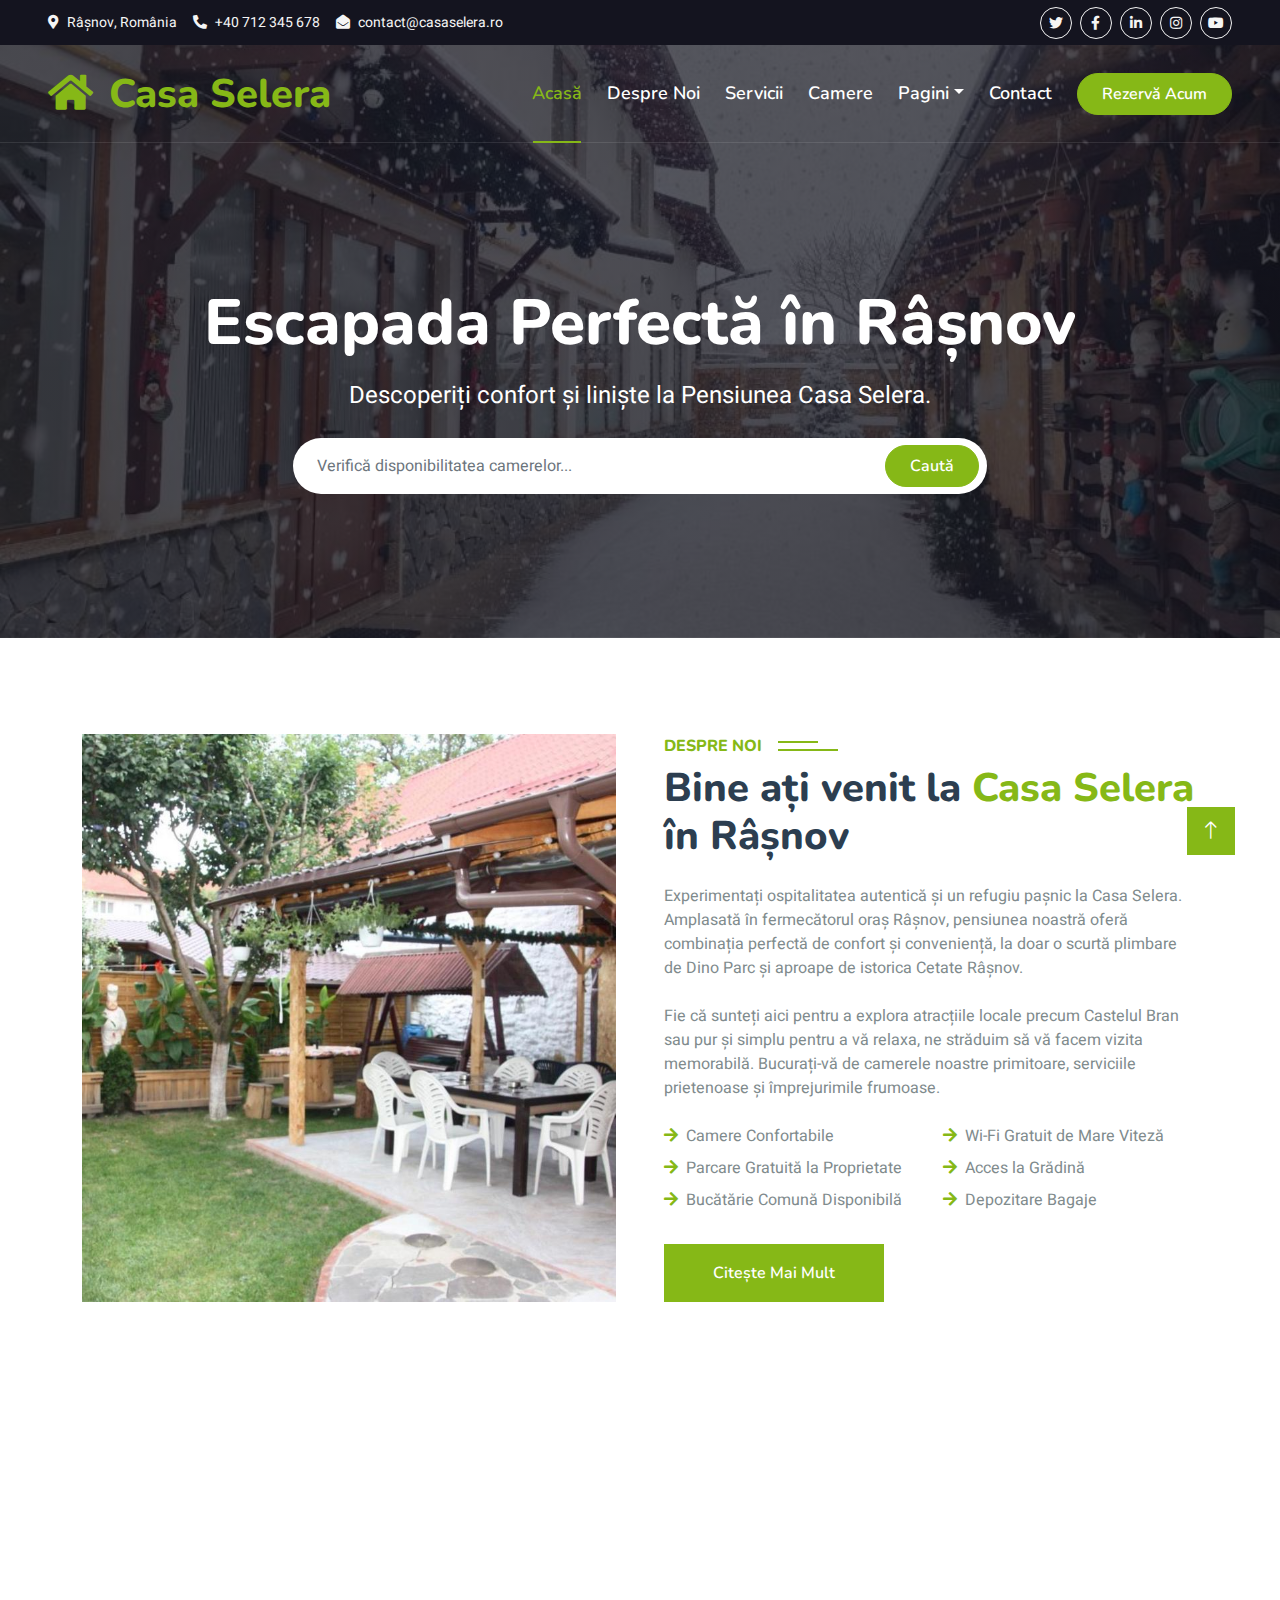
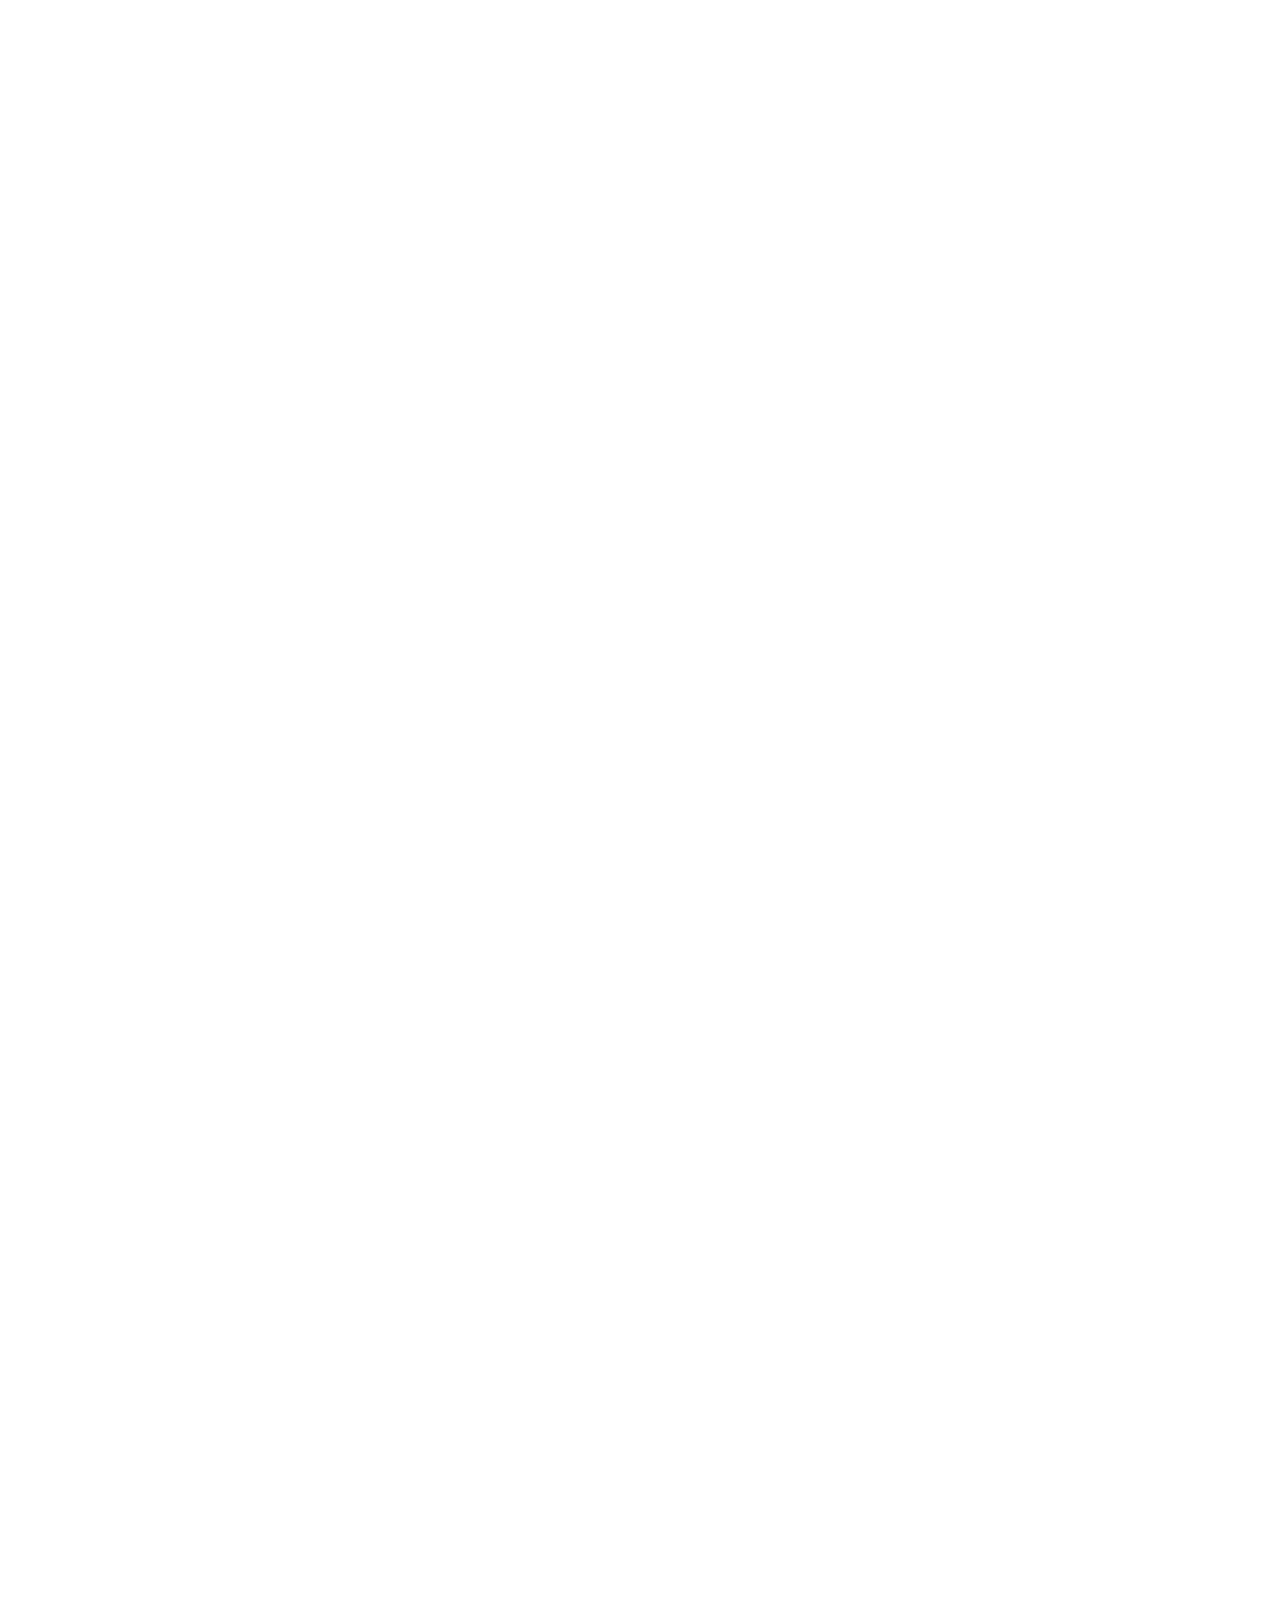
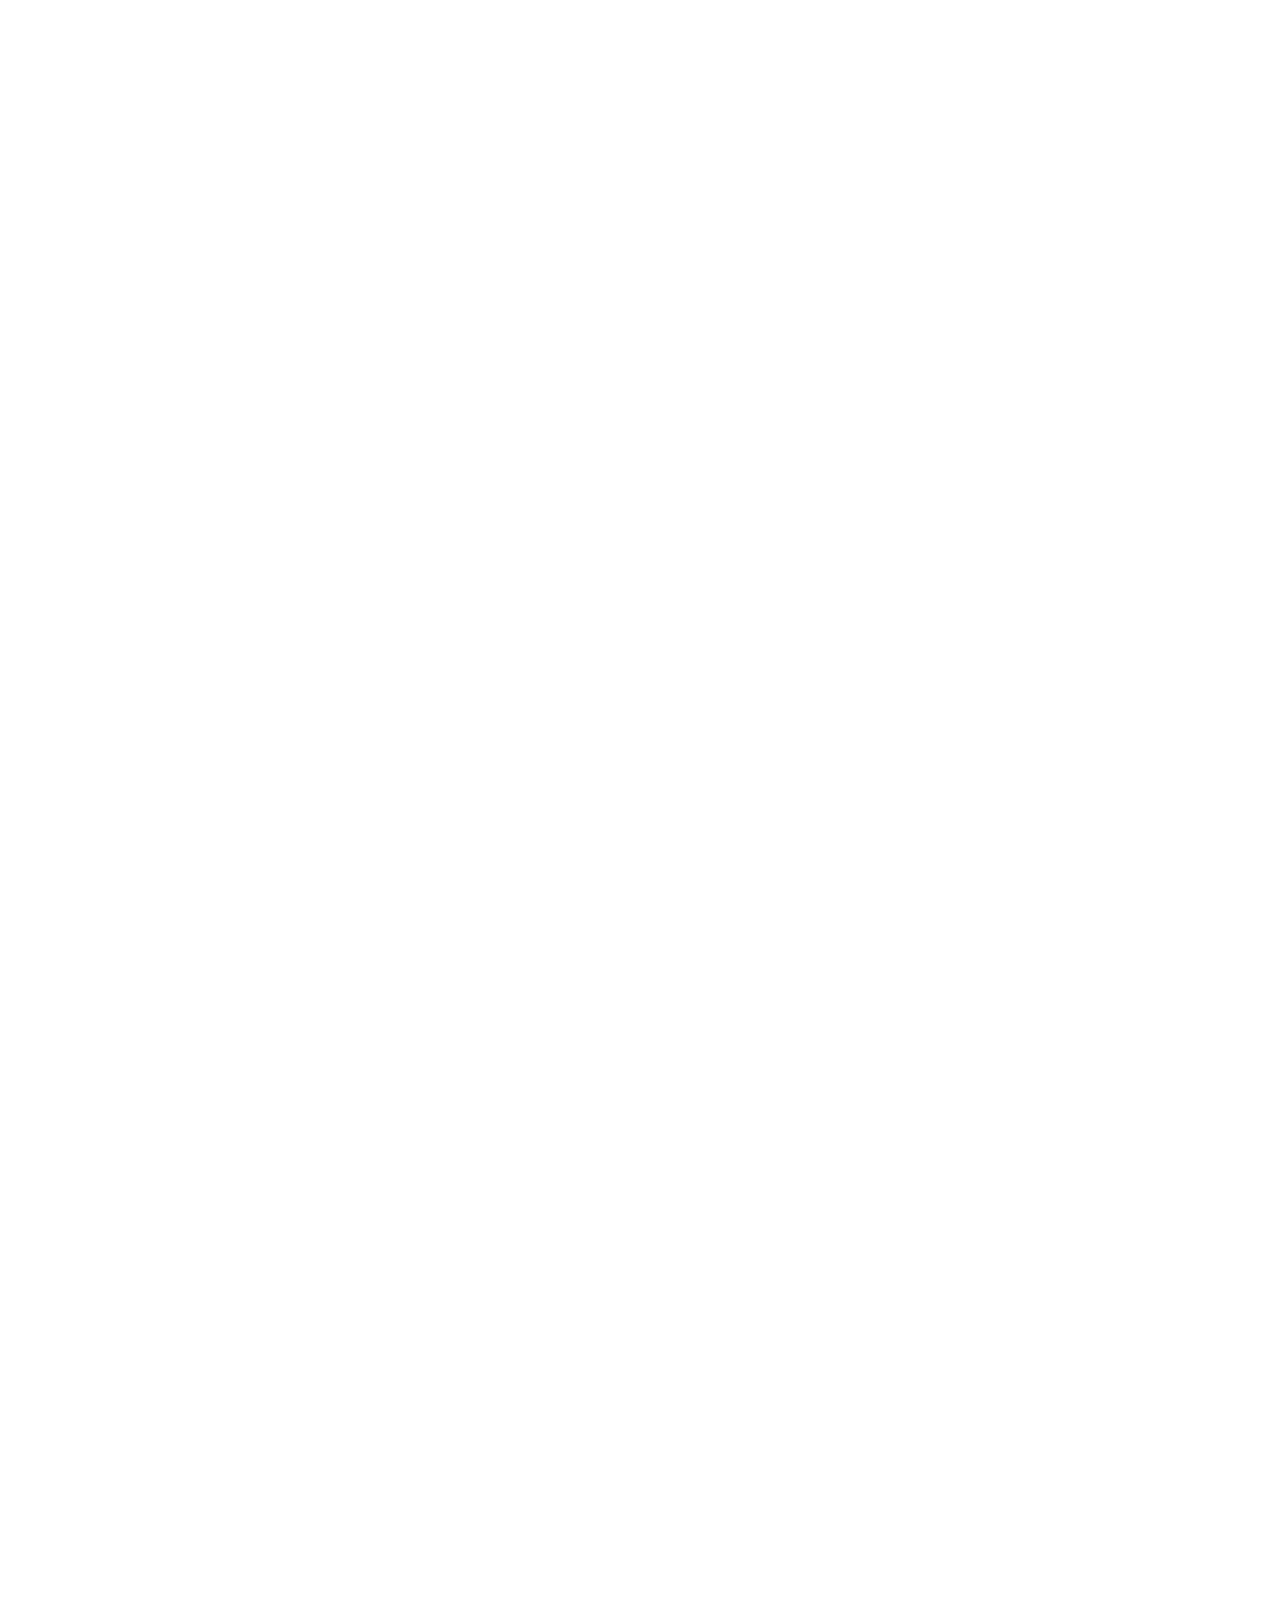
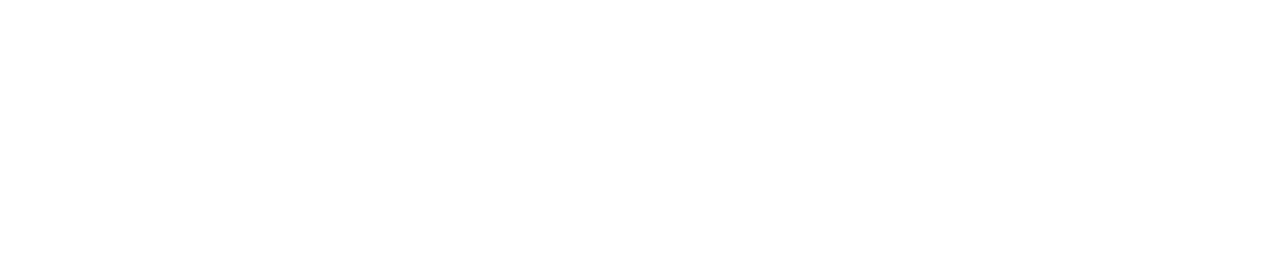
<file: index.html>
<!DOCTYPE html>
<html lang="ro">

<head>
    <meta charset="utf-8">
    <title>Casa Selera - Pensiune în Râșnov</title>
    <meta content="width=device-width, initial-scale=1.0" name="viewport">
    <meta content="pensiune, cazare, Râșnov, Rasnov, casa selera, acomodare" name="keywords">
    <meta
        content="Pensiunea Casa Selera - Locul dumneavoastră confortabil și relaxant, departe de casă, în Râșnov, aproape de Dino Parc și Cetatea Râșnov."
        name="description">

    <!-- Favicon -->
    <link href="img/favicon.ico" rel="icon">

    <!-- Google Web Fonts -->
    <link rel="preconnect" href="https://fonts.googleapis.com">
    <link rel="preconnect" href="https://fonts.gstatic.com" crossorigin>
    <link
        href="https://fonts.googleapis.com/css2?family=Heebo:wght@400;500;600&family=Nunito:wght@600;700;800&display=swap"
        rel="stylesheet">

    <!-- Icon Font Stylesheet -->
    <link href="https://cdnjs.cloudflare.com/ajax/libs/font-awesome/5.10.0/css/all.min.css" rel="stylesheet">
    <link href="https://cdn.jsdelivr.net/npm/bootstrap-icons@1.4.1/font/bootstrap-icons.css" rel="stylesheet">

    <!-- Libraries Stylesheet -->
    <link href="lib/animate/animate.min.css" rel="stylesheet">
    <link href="lib/owlcarousel/assets/owl.carousel.min.css" rel="stylesheet">
    <link href="lib/tempusdominus/css/tempusdominus-bootstrap-4.min.css" rel="stylesheet" />

    <!-- Customized Bootstrap Stylesheet -->
    <link href="css/bootstrap.min.css" rel="stylesheet">

    <!-- Template Stylesheet -->
    <link href="css/style.css" rel="stylesheet">
</head>

<body>
    <!-- Spinner Start -->
    <div id="spinner"
        class="show bg-white position-fixed translate-middle w-100 vh-100 top-50 start-50 d-flex align-items-center justify-content-center">
        <div class="spinner-border text-primary" role="status">
            <span class="sr-only">Se încarcă...</span>
        </div>
    </div>
    <!-- Spinner End -->


    <!-- Topbar Start -->
    <div class="container-fluid bg-dark px-5 d-none d-lg-block">
        <div class="row gx-0">
            <div class="col-lg-8 text-center text-lg-start mb-2 mb-lg-0">
                <div class="d-inline-flex align-items-center topbar-info-wrapper">
                    <small class="me-3 text-light"><i class="fa fa-map-marker-alt me-2"></i>Râșnov, România</small>
                    <small class="me-3 text-light"><i class="fa fa-phone-alt me-2"></i>+40 712 345 678</small>
                    <small class="text-light"><i class="fa fa-envelope-open me-2"></i>contact@casaselera.ro</small>
                </div>
            </div>
            <div class="col-lg-4 text-center text-lg-end">
                <div class="d-inline-flex align-items-center topbar-social-wrapper">
                    <a class="btn btn-sm btn-outline-light btn-sm-square rounded-circle me-2" href=""
                        aria-label="Vizitați-ne pe Twitter"><i class="fab fa-twitter fw-normal"></i></a>
                    <a class="btn btn-sm btn-outline-light btn-sm-square rounded-circle me-2" href=""
                        aria-label="Vizitați-ne pe Facebook"><i class="fab fa-facebook-f fw-normal"></i></a>
                    <a class="btn btn-sm btn-outline-light btn-sm-square rounded-circle me-2" href=""
                        aria-label="Vizitați-ne pe LinkedIn"><i class="fab fa-linkedin-in fw-normal"></i></a>
                    <a class="btn btn-sm btn-outline-light btn-sm-square rounded-circle me-2" href=""
                        aria-label="Vizitați-ne pe Instagram"><i class="fab fa-instagram fw-normal"></i></a>
                    <a class="btn btn-sm btn-outline-light btn-sm-square rounded-circle" href=""
                        aria-label="Vizitați-ne pe Youtube"><i class="fab fa-youtube fw-normal"></i></a>
                </div>
            </div>
        </div>
    </div>
    <!-- Topbar End -->


    <!-- Navbar & Hero Start -->
    <div class="container-fluid position-relative p-0">
        <nav class="navbar navbar-expand-lg navbar-light px-4 px-lg-5 py-3 py-lg-0">
            <a href="index.html" class="navbar-brand p-0">
                <h1 class="text-primary m-0"><i class="fa fa-home me-3"></i>Casa Selera</h1>
                <!-- <img src="img/logo.png" alt="Logo"> -->
            </a>
            <button class="navbar-toggler" type="button" data-bs-toggle="collapse" data-bs-target="#navbarCollapse"
                aria-label="Toggle navigation">
                <span class="fa fa-bars"></span>
            </button>
            <div class="collapse navbar-collapse" id="navbarCollapse">
                <div class="navbar-nav ms-auto py-0">
                    <a href="index.html" class="nav-item nav-link active">Acasă</a>
                    <a href="about.html" class="nav-item nav-link">Despre Noi</a>
                    <a href="service.html" class="nav-item nav-link">Servicii</a>
                    <a href="package.html" class="nav-item nav-link">Camere</a>
                    <div class="nav-item dropdown">
                        <a href="#" class="nav-link dropdown-toggle" data-bs-toggle="dropdown">Pagini</a>
                        <div class="dropdown-menu m-0">
                            <a href="booking.html" class="dropdown-item">Rezervări</a>
                            <a href="testimonial.html" class="dropdown-item">Testimoniale</a>
                            <a href="attractions.html" class="dropdown-item">Atracții</a>
                            <a href="404.html" class="dropdown-item">Pagina 404</a>
                        </div>
                    </div>
                    <a href="contact.html" class="nav-item nav-link">Contact</a>
                </div>
                <a href="booking.html" class="btn btn-primary rounded-pill py-2 px-4">Rezervă Acum</a>
            </div>
        </nav>

        <div class="container-fluid py-5 mb-5 hero-header">
            <div class="container py-5">
                <div class="row justify-content-center py-5">
                    <div class="col-lg-10 pt-lg-5 mt-lg-5 text-center">
                        <h1 class="display-3 text-white mb-3 animated slideInDown">Escapada Perfectă în Râșnov</h1>
                        <p class="fs-4 text-white mb-4 animated slideInDown">Descoperiți confort și liniște la Pensiunea
                            Casa Selera.</p>
                        <p class="fs-5 text-white mb-3 d-block d-md-none animated slideInDown hero-search-label-mobile">Verifică disponibilitatea camerelor...</p>
                        <div class="position-relative w-75 mx-auto animated slideInDown">
                            <input class="form-control border-0 rounded-pill w-100 py-3 ps-4 pe-5" type="text"
                                placeholder="Ex: 2 adulți, 3 nopți" id="heroSearchInput">
                            <button type="button"
                                class="btn btn-primary rounded-pill py-2 px-4 position-absolute top-0 end-0 me-2 hero-search-button">Caută</button>
                        </div>
                    </div>
                </div>
            </div>
        </div>
    </div>
    <!-- Navbar & Hero End -->


    <!-- About Start -->
    <div class="container-xxl py-5">
        <div class="container">
            <div class="row g-5">
                <div class="col-lg-6 wow fadeInUp" data-wow-delay="0.1s">
                    <div class="position-relative h-100 about-img-container">
                        <img class="img-fluid position-absolute w-100 h-100 about-img" src="img/selera-yard1.jpg"
                            alt="Image of Casa Selera Guesthouse exterior">
                    </div>
                </div>
                <div class="col-lg-6 wow fadeInUp" data-wow-delay="0.3s">
                    <h6 class="section-title bg-white text-start text-primary pe-3">Despre Noi</h6>
                    <h1 class="mb-4">Bine ați venit la <span class="text-primary">Casa Selera</span> în Râșnov</h1>
                    <p class="mb-4">Experimentați ospitalitatea autentică și un refugiu pașnic la Casa Selera. Amplasată în
                        fermecătorul oraș Râșnov, pensiunea noastră oferă combinația perfectă de confort și conveniență,
                        la doar o scurtă plimbare de Dino Parc și aproape de istorica Cetate Râșnov.</p>
                    <p class="mb-4">Fie că sunteți aici pentru a explora atracțiile locale precum Castelul Bran sau pur și simplu
                        pentru a vă relaxa, ne străduim să vă facem vizita memorabilă. Bucurați-vă de camerele noastre primitoare, serviciile prietenoase și
                        împrejurimile frumoase.</p>
                    <div class="row gy-2 gx-4 mb-4">
                        <div class="col-sm-6">
                            <p class="mb-0"><i class="fa fa-arrow-right text-primary me-2"></i>Camere Confortabile</p>
                        </div>
                        <div class="col-sm-6">
                            <p class="mb-0"><i class="fa fa-arrow-right text-primary me-2"></i>Wi-Fi Gratuit de Mare Viteză</p>
                        </div>
                        <div class="col-sm-6">
                            <p class="mb-0"><i class="fa fa-arrow-right text-primary me-2"></i>Parcare Gratuită la Proprietate</p>
                        </div>
                        <div class="col-sm-6">
                            <p class="mb-0"><i class="fa fa-arrow-right text-primary me-2"></i>Acces la Grădină</p>
                        </div>
                        <div class="col-sm-6">
                            <p class="mb-0"><i class="fa fa-arrow-right text-primary me-2"></i>Bucătărie Comună Disponibilă
                            </p>
                        </div>
                        <div class="col-sm-6">
                            <p class="mb-0"><i class="fa fa-arrow-right text-primary me-2"></i>Depozitare Bagaje</p>
                        </div>
                    </div>
                    <a class="btn btn-primary py-3 px-5 mt-2" href="about.html">Citește Mai Mult</a>
                </div>
            </div>
        </div>
    </div>
    <!-- About End -->


    <!-- Service Start -->
    <div class="container-xxl py-5">
        <div class="container">
            <div class="text-center wow fadeInUp" data-wow-delay="0.1s">
                <h6 class="section-title bg-white text-center text-primary px-3">Servicii</h6>
                <h1 class="mb-5">Serviciile Noastre</h1>
            </div>
            <div class="row g-4">
                <div class="col-lg-3 col-sm-6 wow fadeInUp" data-wow-delay="0.1s">
                    <div class="service-item rounded pt-3">
                        <div class="p-4">
                            <i class="fa fa-3x fa-bed text-primary mb-4"></i>
                            <h5>Camere Confortabile</h5>
                            <p>Relaxați-vă în camerele noastre King sau Duble, cu băi private.</p>
                        </div>
                    </div>
                </div>
                <div class="col-lg-3 col-sm-6 wow fadeInUp" data-wow-delay="0.3s">
                    <div class="service-item rounded pt-3">
                        <div class="p-4">
                            <i class="fa fa-3x fa-wifi text-primary mb-4"></i>
                            <h5>Wi-Fi Gratuit</h5>
                            <p>Rămâneți conectat cu acces gratuit la internet de mare viteză.</p>
                        </div>
                    </div>
                </div>
                <div class="col-lg-3 col-sm-6 wow fadeInUp" data-wow-delay="0.5s">
                    <div class="service-item rounded pt-3">
                        <div class="p-4">
                            <i class="fa fa-3x fa-parking text-primary mb-4"></i>
                            <h5>Parcare Gratuită</h5>
                            <p>Parcare convenabilă și sigură la proprietate, disponibilă pentru oaspeți.</p>
                        </div>
                    </div>
                </div>
                <div class="col-lg-3 col-sm-6 wow fadeInUp" data-wow-delay="0.7s">
                    <div class="service-item rounded pt-3">
                        <div class="p-4">
                            <i class="fa fa-3x fa-tree text-primary mb-4"></i>
                            <h5>Acces la Grădină</h5>
                            <p>Bucurați-vă de zona noastră liniștită de grădină pentru relaxare în timpul șederii.</p>
                        </div>
                    </div>
                </div>
                <div class="col-lg-3 col-sm-6 wow fadeInUp" data-wow-delay="0.1s">
                    <div class="service-item rounded pt-3">
                        <div class="p-4">
                            <i class="fa fa-3x fa-kitchen-set text-primary mb-4"></i>
                            <h5>Bucătărie Comună</h5>
                            <p>Acces la o bucătărie comună pentru confortul dumneavoastră.</p>
                        </div>
                    </div>
                </div>
                <div class="col-lg-3 col-sm-6 wow fadeInUp" data-wow-delay="0.3s">
                    <div class="service-item rounded pt-3">
                        <div class="p-4">
                            <i class="fa fa-3x fa-briefcase text-primary mb-4"></i>
                            <h5>Depozitare Bagaje</h5>
                            <p>Oferim facilități de depozitare a bagajelor pentru oaspeții noștri.</p>
                        </div>
                    </div>
                </div>
                <div class="col-lg-3 col-sm-6 wow fadeInUp" data-wow-delay="0.5s">
                    <div class="service-item rounded pt-3">
                        <div class="p-4">
                            <i class="fa fa-3x fa-shield-alt text-primary mb-4"></i>
                            <h5>Securitate 24/7</h5>
                            <p>Bucurați-vă de liniște cu măsurile noastre de securitate pe tot parcursul zilei.</p>
                        </div>
                    </div>
                </div>
                <div class="col-lg-3 col-sm-6 wow fadeInUp" data-wow-delay="0.7s">
                    <div class="service-item rounded pt-3">
                        <div class="p-4">
                            <i class="fa fa-3x fa-hands-helping text-primary mb-4"></i>
                            <h5>Personal Amabil</h5>
                            <p>Echipa noastră vorbește engleză și română, gata să vă asiste.</p>
                        </div>
                    </div>
                </div>
            </div>
        </div>
    </div>
    <!-- Service End -->


    <!-- Package Start -->
    <div class="container-xxl py-5">
        <div class="container">
            <div class="text-center wow fadeInUp" data-wow-delay="0.1s">
                <h6 class="section-title bg-white text-center text-primary px-3">Camere</h6>
                <h1 class="mb-5">Camerele Noastre</h1>
            </div>
            <div class="row g-4 justify-content-center">
                <div class="col-lg-4 col-md-6 wow fadeInUp" data-wow-delay="0.1s">
                    <div class="package-item">
                        <div class="overflow-hidden">
                            <img class="img-fluid" src="img/selera-room-double.jpg" alt="King Room">
                        </div>
                        <div class="d-flex border-bottom">
                            <small class="flex-fill text-center border-end py-2"><i
                                    class="fa fa-bed text-primary me-2"></i>Queen Bed</small>
                            <small class="flex-fill text-center border-end py-2"><i
                                    class="fa fa-ruler-combined text-primary me-2"></i>194 ft²</small>
                            <small class="flex-fill text-center py-2"><i class="fa fa-user text-primary me-2"></i>2
                                Guests</small>
                        </div>
                        <div class="text-center p-4">
                            <h3 class="mb-0">Cameră King</h3>
                            <div class="mb-3">
                                <small class="fa fa-star text-primary"></small>
                                <small class="fa fa-star text-primary"></small>
                                <small class="fa fa-star text-primary"></small>
                                <small class="fa fa-star text-primary"></small>
                                <small class="fa fa-star-half-alt text-primary"></small> (9.3)
                            </div>
                            <p>Cameră confortabilă cu pat, baie privată, TV și dulap.</p>
                            <div class="d-flex justify-content-center mb-2">
                                <a href="package.html"
                                    class="btn btn-sm btn-primary px-3 border-end package-read-more">Citește Mai Mult</a>
                                <a href="booking.html" class="btn btn-sm btn-primary px-3 package-book-now">Rezervă Acum</a>
                            </div>
                        </div>
                    </div>
                </div>
                <div class="col-lg-4 col-md-6 wow fadeInUp" data-wow-delay="0.3s">
                    <div class="package-item">
                        <div class="overflow-hidden">
                            <img class="img-fluid" src="img/selera-room-double1.jpg" alt="Yard View Double Room">
                        </div>
                        <div class="d-flex border-bottom">
                            <small class="flex-fill text-center border-end py-2"><i
                                    class="fa fa-bed text-primary me-2"></i>Double Bed</small>
                            <small class="flex-fill text-center border-end py-2"><i
                                    class="fa fa-ruler-combined text-primary me-2"></i>16 m²</small>
                            <small class="flex-fill text-center py-2"><i class="fa fa-user text-primary me-2"></i>2-3
                                Guests</small>
                        </div>
                        <div class="text-center p-4">
                            <h3 class="mb-0">Cameră Dublă cu Vedere la Curte</h3>
                            <div class="mb-3">
                                <small class="text-muted">Foarte Apreciată</small>
                            </div>
                            <p>Dispune de vedere la grădină/curte, baie privată, TV. Pat suplimentar disponibil.</p>
                            <div class="d-flex justify-content-center mb-2">
                                <a href="package.html"
                                    class="btn btn-sm btn-primary px-3 border-end package-read-more">Citește Mai Mult</a>
                                <a href="booking.html" class="btn btn-sm btn-primary px-3 package-book-now">Rezervă Acum</a>
                            </div>
                        </div>
                    </div>
                </div>
            </div>
        </div>
    </div>
    <!-- Package End -->


    <!-- Booking Start -->
    <div class="container-xxl py-5 wow fadeInUp" data-wow-delay="0.1s">
        <div class="container">
            <div class="booking p-5">
                <div class="row g-5 align-items-center">
                    <div class="col-md-6 text-white">
                        <h6 class="text-white text-uppercase">Rezervări</h6>
                        <h1 class="text-white mb-4">Rezervare Online</h1>
                        <p class="mb-4">Sunteți gata pentru șederea dumneavoastră în Râșnov? Rezervați-vă camera la Casa Selera cu ușurință online.
                            Asigurați-vă datele acum pentru o experiență relaxantă lângă Dino Parc și Cetatea Râșnov.</p>
                        <p class="mb-4">Verificați disponibilitatea și tarifele instantaneu. Vă așteptăm cu drag!</p>
                        <a class="btn btn-outline-light py-3 px-5 mt-2" href="contact.html">Contactați-ne pentru Ajutor</a>
                    </div>
                    <div class="col-md-6">
                        <h1 class="text-white mb-4">Rezervați Sejurul</h1>
                        <form>
                            <div class="row g-3">
                                <div class="col-md-6">
                                    <div class="form-floating">
                                        <input type="text" class="form-control bg-transparent" id="name"
                                            placeholder="Numele Dumneavoastră">
                                        <label for="name">Numele Dumneavoastră</label>
                                    </div>
                                </div>
                                <div class="col-md-6">
                                    <div class="form-floating">
                                        <input type="email" class="form-control bg-transparent" id="email"
                                            placeholder="Emailul Dumneavoastră">
                                        <label for="email">Emailul Dumneavoastră</label>
                                    </div>
                                </div>
                                <div class="col-md-6">
                                    <div class="form-floating date" id="date-checkin" data-target-input="nearest">
                                        <input type="text" class="form-control bg-transparent datetimepicker-input"
                                            id="checkin" placeholder="Data Check-in" data-target="#date-checkin"
                                            data-toggle="datetimepicker" />
                                        <label for="checkin">Data Check-in</label>
                                    </div>
                                </div>
                                <div class="col-md-6">
                                    <div class="form-floating date" id="date-checkout" data-target-input="nearest">
                                        <input type="text" class="form-control bg-transparent datetimepicker-input"
                                            id="checkout" placeholder="Data Check-out" data-target="#date-checkout"
                                            data-toggle="datetimepicker" />
                                        <label for="checkout">Data Check-out</label>
                                    </div>
                                </div>
                                <div class="col-md-6">
                                    <div class="form-floating">
                                        <select class="form-select bg-transparent" id="select-guests">
                                            <option value="1">1 Oaspete</option>
                                            <option value="2">2 Oaspeți</option>
                                            <option value="3">3 Oaspeți</option>
                                            <option value="4">4 Oaspeți</option>
                                            <option value="5">5+ Oaspeți</option>
                                        </select>
                                        <label for="select-guests">Număr de Oaspeți</label>
                                    </div>
                                </div>
                                <div class="col-md-6">
                                    <div class="form-floating">
                                        <select class="form-select bg-transparent" id="select-room">
                                            <option value="1">Cameră King</option>
                                            <option value="2">Cameră Dublă cu Vedere la Curte</option>
                                            <option value="3">Oricare Disponibilă</option>
                                        </select>
                                        <label for="select-room">Tip Cameră</label>
                                    </div>
                                </div>
                                <div class="col-12">
                                    <div class="form-floating">
                                        <textarea class="form-control bg-transparent booking-message"
                                            placeholder="Solicitare Specială" id="message"></textarea>
                                        <label for="message">Solicitare Specială (Opțional)</label>
                                    </div>
                                </div>
                                <div class="col-12">
                                    <button class="btn btn-outline-light w-100 py-3" type="submit">Rezervă Acum</button>
                                </div>
                            </div>
                        </form>
                    </div>
                </div>
            </div>
        </div>
    </div>
    <!-- Booking Start -->


    <!-- Process Start -->
    <div class="container-xxl py-5">
        <div class="container">
            <div class="text-center pb-4 wow fadeInUp" data-wow-delay="0.1s">
                <h6 class="section-title bg-white text-center text-primary px-3">Proces</h6>
                <h1 class="mb-5">3 Pași Simpli</h1>
            </div>
            <div class="row gy-5 gx-4 justify-content-center">
                <div class="col-lg-4 col-sm-6 text-center pt-4 wow fadeInUp" data-wow-delay="0.1s">
                    <div class="position-relative border border-primary pt-5 pb-4 px-4">
                        <div
                            class="d-inline-flex align-items-center justify-content-center bg-primary rounded-circle position-absolute top-0 start-50 translate-middle shadow process-icon-wrapper">
                            <i class="fa fa-calendar-check fa-3x text-white"></i>
                        </div>
                        <h5 class="mt-4">Alegeți Datele și Camera</h5>
                        <hr class="w-25 mx-auto bg-primary mb-1">
                        <hr class="w-50 mx-auto bg-primary mt-0">
                        <p class="mb-0">Selectați datele dorite de check-in și check-out și alegeți camera perfectă pentru
                            sejurul dumneavoastră.</p>
                    </div>
                </div>
                <div class="col-lg-4 col-sm-6 text-center pt-4 wow fadeInUp" data-wow-delay="0.3s">
                    <div class="position-relative border border-primary pt-5 pb-4 px-4">
                        <div
                            class="d-inline-flex align-items-center justify-content-center bg-primary rounded-circle position-absolute top-0 start-50 translate-middle shadow process-icon-wrapper">
                            <i class="fa fa-credit-card fa-3x text-white"></i>
                        </div>
                        <h5 class="mt-4">Confirmați și Plătiți</h5>
                        <hr class="w-25 mx-auto bg-primary mb-1">
                        <hr class="w-50 mx-auto bg-primary mt-0">
                        <p class="mb-0">Verificați detaliile rezervării. Plata se poate face numerar, card sau transfer bancar.
                        </p>
                    </div>
                </div>
                <div class="col-lg-4 col-sm-6 text-center pt-4 wow fadeInUp" data-wow-delay="0.5s">
                    <div class="position-relative border border-primary pt-5 pb-4 px-4">
                        <div
                            class="d-inline-flex align-items-center justify-content-center bg-primary rounded-circle position-absolute top-0 start-50 translate-middle shadow process-icon-wrapper">
                            <i class="fa fa-door-open fa-3x text-white"></i>
                        </div>
                        <h5 class="mt-4">Bucurați-vă de Sejur</h5>
                        <hr class="w-25 mx-auto bg-primary mb-1">
                        <hr class="w-50 mx-auto bg-primary mt-0">
                        <p class="mb-0">Primiți confirmarea și pregătiți-vă pentru un sejur relaxant la Casa Selera în
                            Râșnov!</p>
                    </div>
                </div>
            </div>
        </div>
    </div>
    <!-- Process Start -->


    <!-- Testimonial Start -->
    <div class="container-xxl py-5 wow fadeInUp" data-wow-delay="0.1s">
        <div class="container">
            <div class="text-center">
                <h6 class="section-title bg-white text-center text-primary px-3">Testimoniale</h6>
                <h1 class="mb-5">Ce Spun Oaspeții Noștri! (Rating Excepțional 9.8/10 pe Booking.com)</h1>
            </div>
            <div class="owl-carousel testimonial-carousel position-relative">
                <div class="testimonial-item bg-white text-center border p-4">
                    <img class="bg-white rounded-circle shadow p-1 mx-auto mb-3 testimonial-img"
                        src="img/testimonial-1.jpg" alt="Testimonial Oaspete 1">
                    <h5 class="mb-0">Oaspete A</h5>
                    <p>România</p>
                    <p class="mb-0">"Locație excepțională și proprietate foarte curată. Recomand cu căldură pentru un sejur în
                        Râșnov!"</p>
                </div>
                <div class="testimonial-item bg-white text-center border p-4">
                    <img class="bg-white rounded-circle shadow p-1 mx-auto mb-3 testimonial-img"
                        src="img/testimonial-2.jpg" alt="Testimonial Oaspete 2">
                    <h5 class="mb-0">Oaspete B</h5>
                    <p>Germania</p>
                    <p class="mt-2 mb-0">"Gazde minunate și o cameră foarte confortabilă. Grădina este frumoasă. O bază excelentă
                        pentru explorarea zonei."</p>
                </div>
                <div class="testimonial-item bg-white text-center border p-4">
                    <img class="bg-white rounded-circle shadow p-1 mx-auto mb-3 testimonial-img"
                        src="img/testimonial-3.jpg" alt="Testimonial Oaspete 3">
                    <h5 class="mb-0">Oaspete C</h5>
                    <p>Marea Britanie</p>
                    <p class="mt-2 mb-0">"Ne-a plăcut șederea la Casa Selera. Parcarea gratuită a fost convenabilă, iar WiFi-ul a fost
                        fiabil. Raport calitate-preț excelent."</p>
                </div>
                <div class="testimonial-item bg-white text-center border p-4">
                    <img class="bg-white rounded-circle shadow p-1 mx-auto mb-3 testimonial-img"
                        src="img/testimonial-4.jpg" alt="Testimonial Oaspete 4">
                    <h5 class="mb-0">Oaspete D</h5>
                    <p>România</p>
                    <p class="mt-2 mb-0">"Curat, liniștit și perfect localizat. Bucătăria comună a fost un bonus. Cu siguranță
                        vom reveni aici."</p>
                </div>
            </div>
        </div>
    </div>
    <!-- Testimonial End -->


    <!-- Footer Start -->
    <div class="container-fluid bg-dark text-light footer pt-5 mt-5 wow fadeIn" data-wow-delay="0.1s">
        <div class="container py-5">
            <div class="row g-5">
                <div class="col-lg-3 col-md-6">
                    <h4 class="text-white mb-3">Casa Selera</h4>
                    <a class="btn btn-link" href="about.html">Despre Noi</a>
                    <a class="btn btn-link" href="contact.html">Contactați-ne</a>
                    <a class="btn btn-link" href="">Politică de Confidențialitate</a>
                    <a class="btn btn-link" href="">Termeni și Condiții</a>
                    <a class="btn btn-link" href="">Întrebări Frecvente și Ajutor</a>
                </div>
                <div class="col-lg-3 col-md-6">
                    <h4 class="text-white mb-3">Contact</h4>
                    <p class="mb-2"><i class="fa fa-map-marker-alt me-3"></i>Râșnov, România</p>
                    <p class="mb-2"><i class="fa fa-phone-alt me-3"></i>+40 712 345 678</p>
                    <p class="mb-2"><i class="fa fa-envelope me-3"></i>contact@casaselera.ro</p>
                    <div class="d-flex pt-2">
                        <a class="btn btn-outline-light btn-social" href="" aria-label="Vizitați-ne pe Twitter"><i
                                class="fab fa-twitter"></i></a>
                        <a class="btn btn-outline-light btn-social" href="" aria-label="Vizitați-ne pe Facebook"><i
                                class="fab fa-facebook-f"></i></a>
                        <a class="btn btn-outline-light btn-social" href="" aria-label="Vizitați-ne pe Youtube"><i
                                class="fab fa-youtube"></i></a>
                        <a class="btn btn-outline-light btn-social" href="" aria-label="Vizitați-ne pe LinkedIn"><i
                                class="fab fa-linkedin-in"></i></a>
                    </div>
                </div>
                <div class="col-lg-3 col-md-6">
                    <h4 class="text-white mb-3">Linkuri Rapide</h4>
                    <a class="btn btn-link" href="index.html">Acasă</a>
                    <a class="btn btn-link" href="service.html">Servicii</a>
                    <a class="btn btn-link" href="package.html">Camere</a>
                    <a class="btn btn-link" href="booking.html">Rezervări</a>
                    <a class="btn btn-link" href="testimonial.html">Testimoniale</a>
                </div>
                <div class="col-lg-3 col-md-6">
                    <h4 class="text-white mb-3">Newsletter</h4>
                    <p>Înscrieți-vă pentru oferte speciale și noutăți de la Casa Selera.</p>
                    <div class="position-relative mx-auto newsletter-input-wrapper">
                        <input class="form-control border-primary w-100 py-3 ps-4 pe-5" type="text"
                            placeholder="Emailul dumneavoastră">
                        <button type="button" class="btn btn-primary py-2 position-absolute top-0 end-0 mt-2 me-2">Abonați-vă</button>
                    </div>
                </div>
            </div>
        </div>
        <div class="container">
            <div class="copyright">
                <div class="row">
                    <div class="col-md-6 text-center text-md-start mb-3 mb-md-0">
                        &copy; <a class="border-bottom" href="#">Casa Selera</a>, Toate Drepturile Rezervate.

                        Proiectat de Ivan Andrei prin <a class="border-bottom" href="https://digitechsync.com/">Digitech Sync SRL</a>
                    </div>
                    <div class="col-md-6 text-center text-md-end">
                        <div class="footer-menu">
                            <a href="index.html">Acasă</a>
                            <a href="">Cookie-uri</a>
                            <a href="">Ajutor</a>
                            <a href="">Întrebări Frecvente</a>
                        </div>
                    </div>
                </div>
            </div>
        </div>
    </div>
    <!-- Footer End -->


    <!-- Back to Top -->
    <a href="#" class="btn btn-lg btn-primary btn-lg-square back-to-top" aria-label="Înapoi sus"><i
            class="bi bi-arrow-up"></i></a>


    <!-- JavaScript Libraries -->
    <script src="https://code.jquery.com/jquery-3.4.1.min.js"></script>
    <script src="https://cdn.jsdelivr.net/npm/bootstrap@5.0.0/dist/js/bootstrap.bundle.min.js"></script>
    <script src="lib/wow/wow.min.js"></script>
    <script src="lib/easing/easing.min.js"></script>
    <script src="lib/waypoints/waypoints.min.js"></script>
    <script src="lib/owlcarousel/owl.carousel.min.js"></script>
    <script src="lib/tempusdominus/js/moment.min.js"></script>
    <script src="lib/tempusdominus/js/moment-timezone.min.js"></script>
    <script src="lib/tempusdominus/js/tempusdominus-bootstrap-4.min.js"></script>

    <!-- Template Javascript -->
    <script src="js/main.js"></script>
</body>

</html>
</file>
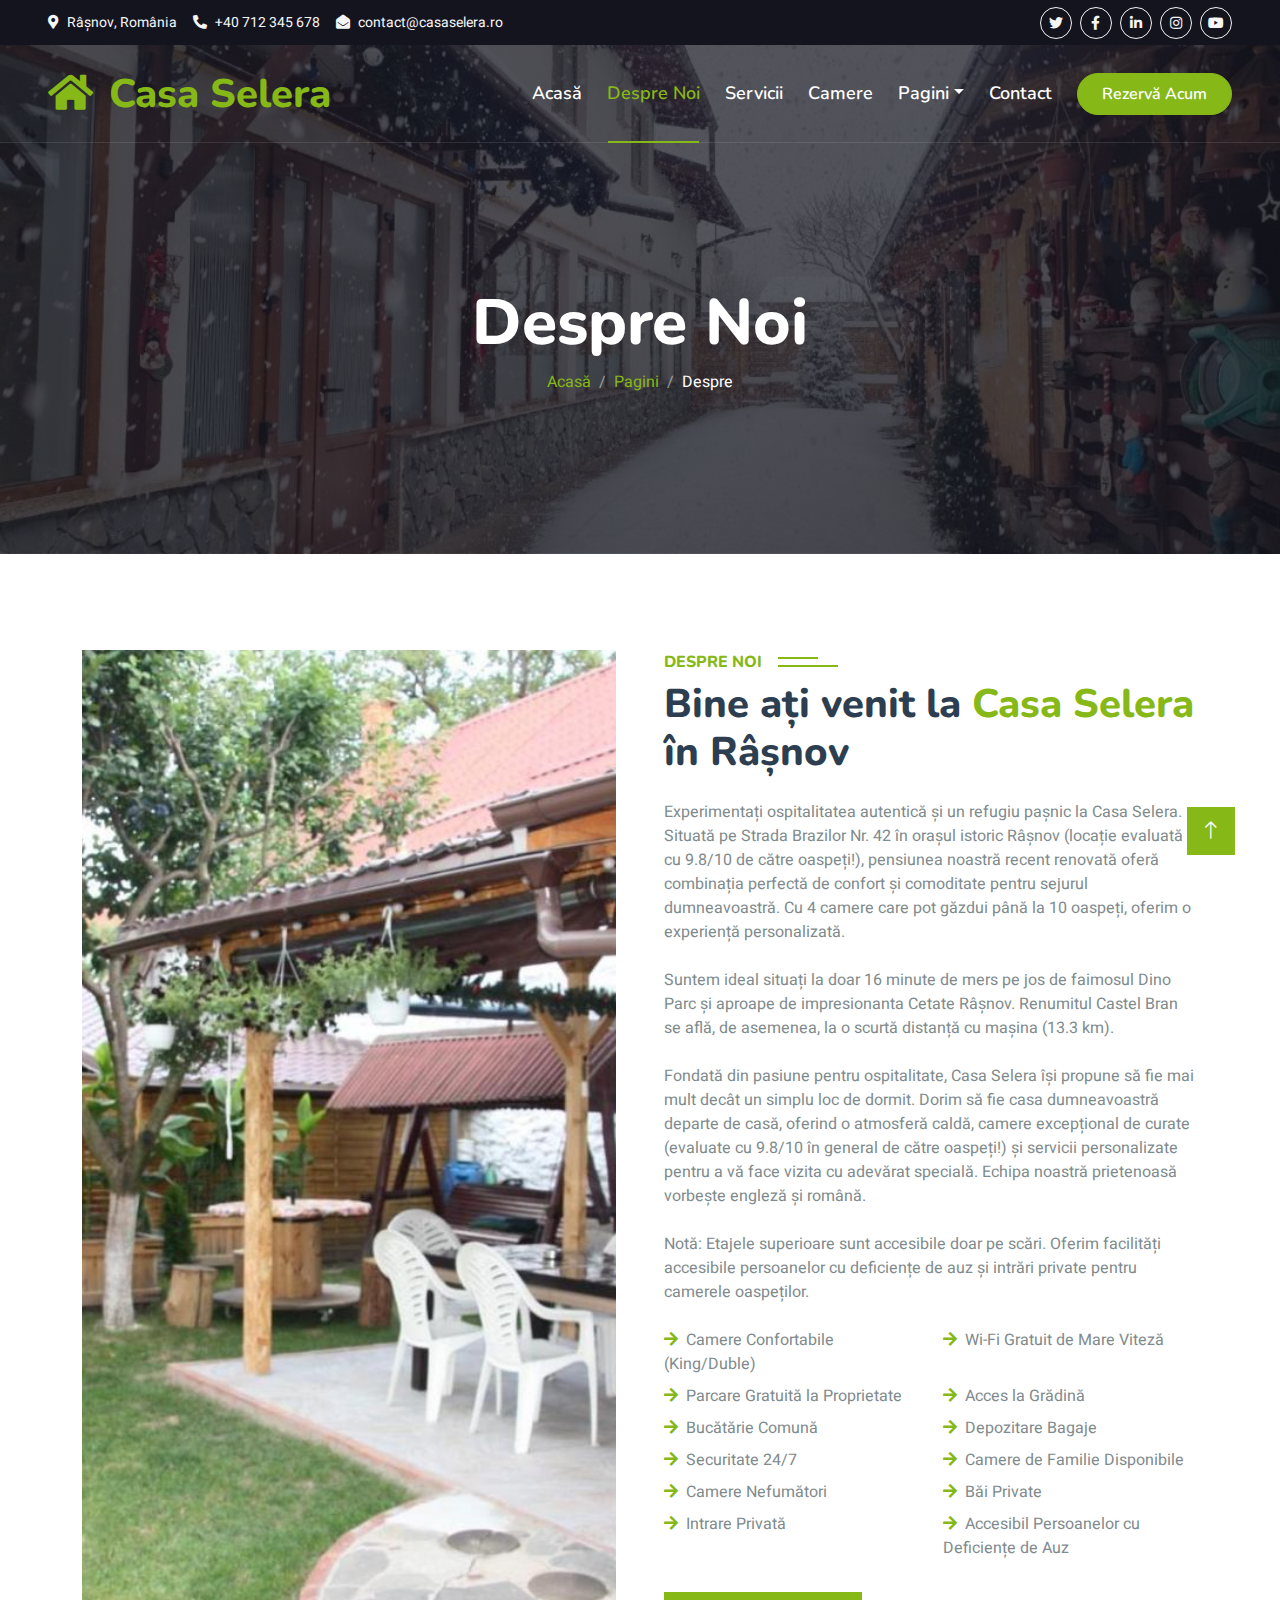
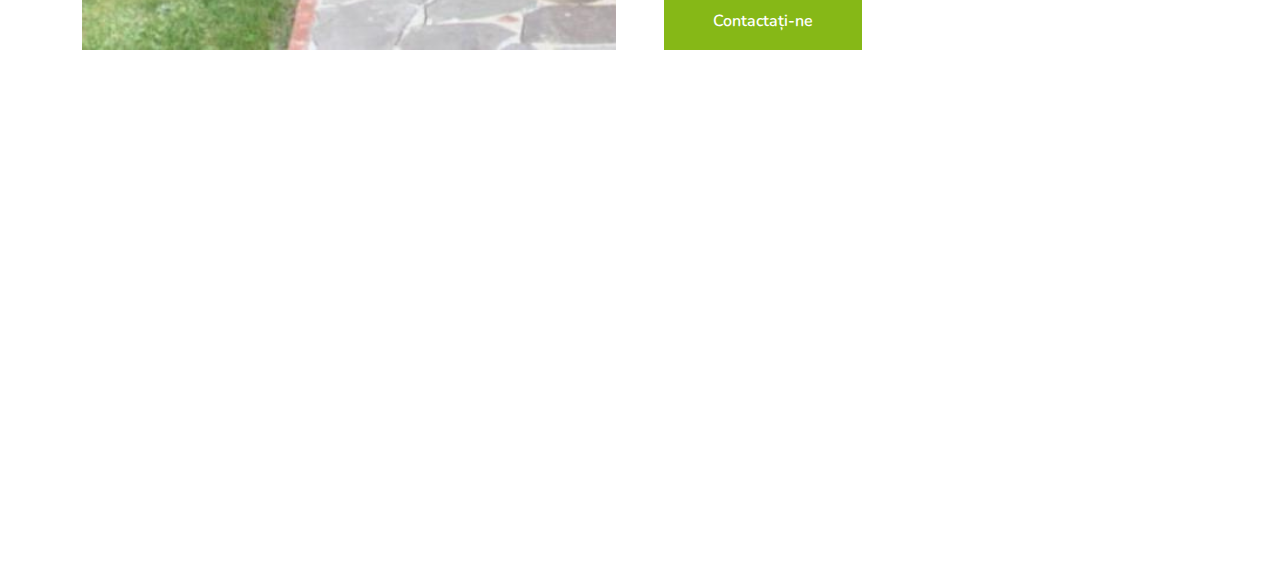
<file: about.html>
<!DOCTYPE html>
<html lang="ro">

<head>
    <meta charset="utf-8">
    <title>Despre Noi - Pensiunea Casa Selera Râșnov</title>
    <meta content="width=device-width, initial-scale=1.0" name="viewport">
    <meta content="pensiune, cazare, Râșnov, Rasnov, despre, casa selera" name="keywords">
    <meta content="Aflați mai multe despre Pensiunea Casa Selera din Râșnov - povestea noastră, valorile și angajamentul față de confortul dumneavoastră lângă Dino Parc." name="description">

    <!-- Favicon -->
    <link href="img/favicon.ico" rel="icon">

    <!-- Google Web Fonts -->
    <link rel="preconnect" href="https://fonts.googleapis.com">
    <link rel="preconnect" href="https://fonts.gstatic.com" crossorigin>
    <link href="https://fonts.googleapis.com/css2?family=Heebo:wght@400;500;600&family=Nunito:wght@600;700;800&display=swap" rel="stylesheet">

    <!-- Icon Font Stylesheet -->
    <link href="https://cdnjs.cloudflare.com/ajax/libs/font-awesome/5.10.0/css/all.min.css" rel="stylesheet">
    <link href="https://cdn.jsdelivr.net/npm/bootstrap-icons@1.4.1/font/bootstrap-icons.css" rel="stylesheet">

    <!-- Libraries Stylesheet -->
    <link href="lib/animate/animate.min.css" rel="stylesheet">
    <link href="lib/owlcarousel/assets/owl.carousel.min.css" rel="stylesheet">
    <link href="lib/tempusdominus/css/tempusdominus-bootstrap-4.min.css" rel="stylesheet" />

    <!-- Customized Bootstrap Stylesheet -->
    <link href="css/bootstrap.min.css" rel="stylesheet">

    <!-- Template Stylesheet -->
    <link href="css/style.css" rel="stylesheet">
</head>

<body>
    <!-- Spinner Start -->
    <div id="spinner" class="show bg-white position-fixed translate-middle w-100 vh-100 top-50 start-50 d-flex align-items-center justify-content-center">
        <div class="spinner-border text-primary" role="status">
            <span class="sr-only">Se încarcă...</span>
        </div>
    </div>
    <!-- Spinner End -->


    <!-- Topbar Start -->
    <div class="container-fluid bg-dark px-5 d-none d-lg-block">
        <div class="row gx-0">
            <div class="col-lg-8 text-center text-lg-start mb-2 mb-lg-0">
                <div class="d-inline-flex align-items-center topbar-info-wrapper">
                    <small class="me-3 text-light"><i class="fa fa-map-marker-alt me-2"></i>Râșnov, România</small>
                    <small class="me-3 text-light"><i class="fa fa-phone-alt me-2"></i>+40 712 345 678</small>
                    <small class="text-light"><i class="fa fa-envelope-open me-2"></i>contact@casaselera.ro</small>
                </div>
            </div>
            <div class="col-lg-4 text-center text-lg-end">
                <div class="d-inline-flex align-items-center topbar-social-wrapper">
                    <a class="btn btn-sm btn-outline-light btn-sm-square rounded-circle me-2" href="" aria-label="Vizitați-ne pe Twitter"><i class="fab fa-twitter fw-normal"></i></a>
                    <a class="btn btn-sm btn-outline-light btn-sm-square rounded-circle me-2" href="" aria-label="Vizitați-ne pe Facebook"><i class="fab fa-facebook-f fw-normal"></i></a>
                    <a class="btn btn-sm btn-outline-light btn-sm-square rounded-circle me-2" href="" aria-label="Vizitați-ne pe LinkedIn"><i class="fab fa-linkedin-in fw-normal"></i></a>
                    <a class="btn btn-sm btn-outline-light btn-sm-square rounded-circle me-2" href="" aria-label="Vizitați-ne pe Instagram"><i class="fab fa-instagram fw-normal"></i></a>
                    <a class="btn btn-sm btn-outline-light btn-sm-square rounded-circle" href="" aria-label="Vizitați-ne pe Youtube"><i class="fab fa-youtube fw-normal"></i></a>
                </div>
            </div>
        </div>
    </div>
    <!-- Topbar End -->


    <!-- Navbar & Hero Start -->
    <div class="container-fluid position-relative p-0">
        <nav class="navbar navbar-expand-lg navbar-light px-4 px-lg-5 py-3 py-lg-0">
            <a href="index.html" class="navbar-brand p-0">
                <h1 class="text-primary m-0"><i class="fa fa-home me-3"></i>Casa Selera</h1>
                <!-- <img src="img/logo.png" alt="Logo"> -->
            </a>
            <button class="navbar-toggler" type="button" data-bs-toggle="collapse" data-bs-target="#navbarCollapse" aria-label="Toggle navigation">
                <span class="fa fa-bars"></span>
            </button>
            <div class="collapse navbar-collapse" id="navbarCollapse">
                <div class="navbar-nav ms-auto py-0">
                    <a href="index.html" class="nav-item nav-link">Acasă</a>
                    <a href="about.html" class="nav-item nav-link active">Despre Noi</a>
                    <a href="service.html" class="nav-item nav-link">Servicii</a>
                    <a href="package.html" class="nav-item nav-link">Camere</a>
                    <div class="nav-item dropdown">
                        <a href="#" class="nav-link dropdown-toggle" data-bs-toggle="dropdown">Pagini</a>
                        <div class="dropdown-menu m-0">
                            <!-- <a href="destination.html" class="dropdown-item">Destinație</a> -->
                            <a href="booking.html" class="dropdown-item">Rezervări</a>
                            <!-- <a href="team.html" class="dropdown-item">Ghiduri Turistice</a> -->
                            <a href="testimonial.html" class="dropdown-item">Testimoniale</a>
                            <a href="attractions.html" class="dropdown-item">Atracții</a>
                            <a href="404.html" class="dropdown-item">Pagina 404</a>
                        </div>
                    </div>
                    <a href="contact.html" class="nav-item nav-link">Contact</a>
                </div>
                <a href="booking.html" class="btn btn-primary rounded-pill py-2 px-4">Rezervă Acum</a>
            </div>
        </nav>

        <div class="container-fluid py-5 mb-5 hero-header">
            <div class="container py-5">
                <div class="row justify-content-center py-5">
                    <div class="col-lg-10 pt-lg-5 mt-lg-5 text-center">
                        <h1 class="display-3 text-white animated slideInDown">Despre Noi</h1>
                        <nav aria-label="breadcrumb">
                            <ol class="breadcrumb justify-content-center">
                                <li class="breadcrumb-item"><a href="index.html">Acasă</a></li>
                                <li class="breadcrumb-item"><a href="#">Pagini</a></li>
                                <li class="breadcrumb-item text-white active" aria-current="page">Despre</li>
                            </ol>
                        </nav>
                    </div>
                </div>
            </div>
        </div>
    </div>
    <!-- Navbar & Hero End -->


    <!-- About Start -->
    <div class="container-xxl py-5">
        <div class="container">
            <div class="row g-5">
                <div class="col-lg-6 wow fadeInUp" data-wow-delay="0.1s" >
                    <div class="position-relative h-100 about-img-container">
                        <img class="img-fluid position-absolute w-100 h-100 about-img" src="img/selera-yard1.jpg" alt="Image of Casa Selera Guesthouse exterior">
                    </div>
                </div>
                <div class="col-lg-6 wow fadeInUp" data-wow-delay="0.3s">
                    <h6 class="section-title bg-white text-start text-primary pe-3">Despre Noi</h6>
                    <h1 class="mb-4">Bine ați venit la <span class="text-primary">Casa Selera</span> în Râșnov</h1>
                    <p class="mb-4">Experimentați ospitalitatea autentică și un refugiu pașnic la Casa Selera. Situată pe Strada Brazilor Nr. 42 în orașul istoric Râșnov (locație evaluată cu 9.8/10 de către oaspeți!), pensiunea noastră recent renovată oferă combinația perfectă de confort și comoditate pentru sejurul dumneavoastră. Cu 4 camere care pot găzdui până la 10 oaspeți, oferim o experiență personalizată.</p>
                    <p class="mb-4">Suntem ideal situați la doar 16 minute de mers pe jos de faimosul Dino Parc și aproape de impresionanta Cetate Râșnov. Renumitul Castel Bran se află, de asemenea, la o scurtă distanță cu mașina (13.3 km).</p>
                    <p class="mb-4">Fondată din pasiune pentru ospitalitate, Casa Selera își propune să fie mai mult decât un simplu loc de dormit. Dorim să fie casa dumneavoastră departe de casă, oferind o atmosferă caldă, camere excepțional de curate (evaluate cu 9.8/10 în general de către oaspeți!) și servicii personalizate pentru a vă face vizita cu adevărat specială. Echipa noastră prietenoasă vorbește engleză și română.</p>
                    <p class="mb-4">Notă: Etajele superioare sunt accesibile doar pe scări. Oferim facilități accesibile persoanelor cu deficiențe de auz și intrări private pentru camerele oaspeților.</p>
                    <div class="row gy-2 gx-4 mb-4">
                        <div class="col-sm-6">
                            <p class="mb-0"><i class="fa fa-arrow-right text-primary me-2"></i>Camere Confortabile (King/Duble)</p>
                        </div>
                        <div class="col-sm-6">
                            <p class="mb-0"><i class="fa fa-arrow-right text-primary me-2"></i>Wi-Fi Gratuit de Mare Viteză</p>
                        </div>
                        <div class="col-sm-6">
                            <p class="mb-0"><i class="fa fa-arrow-right text-primary me-2"></i>Parcare Gratuită la Proprietate</p>
                        </div>
                        <div class="col-sm-6">
                            <p class="mb-0"><i class="fa fa-arrow-right text-primary me-2"></i>Acces la Grădină</p>
                        </div>
                        <div class="col-sm-6">
                            <p class="mb-0"><i class="fa fa-arrow-right text-primary me-2"></i>Bucătărie Comună</p>
                        </div>
                        <div class="col-sm-6">
                            <p class="mb-0"><i class="fa fa-arrow-right text-primary me-2"></i>Depozitare Bagaje</p>
                        </div>
                        <div class="col-sm-6">
                            <p class="mb-0"><i class="fa fa-arrow-right text-primary me-2"></i>Securitate 24/7</p>
                        </div>
                        <div class="col-sm-6">
                            <p class="mb-0"><i class="fa fa-arrow-right text-primary me-2"></i>Camere de Familie Disponibile</p>
                        </div>
                        <div class="col-sm-6">
                            <p class="mb-0"><i class="fa fa-arrow-right text-primary me-2"></i>Camere Nefumători</p>
                        </div>
                        <div class="col-sm-6">
                            <p class="mb-0"><i class="fa fa-arrow-right text-primary me-2"></i>Băi Private</p>
                        </div>
                        <div class="col-sm-6">
                            <p class="mb-0"><i class="fa fa-arrow-right text-primary me-2"></i>Intrare Privată</p>
                        </div>
                        <div class="col-sm-6">
                            <p class="mb-0"><i class="fa fa-arrow-right text-primary me-2"></i>Accesibil Persoanelor cu Deficiențe de Auz</p>
                        </div>
                    </div>
                    <a class="btn btn-primary py-3 px-5 mt-2" href="contact.html">Contactați-ne</a>
                </div>
            </div>
        </div>
    </div>
    <!-- About End -->

    <!-- Footer Start -->
    <div class="container-fluid bg-dark text-light footer pt-5 mt-5 wow fadeIn" data-wow-delay="0.1s">
        <div class="container py-5">
            <div class="row g-5">
                <div class="col-lg-3 col-md-6">
                    <h4 class="text-white mb-3">Casa Selera</h4>
                    <a class="btn btn-link" href="about.html">Despre Noi</a>
                    <a class="btn btn-link" href="contact.html">Contactați-ne</a>
                    <a class="btn btn-link" href="">Politică de Confidențialitate</a>
                    <a class="btn btn-link" href="">Termeni și Condiții</a>
                    <a class="btn btn-link" href="">Întrebări Frecvente și Ajutor</a>
                </div>
                <div class="col-lg-3 col-md-6">
                    <h4 class="text-white mb-3">Contact</h4>
                    <p class="mb-2"><i class="fa fa-map-marker-alt me-3"></i>Râșnov, România</small>
                    <p class="mb-2"><i class="fa fa-phone-alt me-3"></i>+40 712 345 678</small>
                    <p class="mb-2"><i class="fa fa-envelope me-3"></i>contact@casaselera.ro</small>
                    <div class="d-flex pt-2">
                        <a class="btn btn-outline-light btn-social" href="" aria-label="Vizitați-ne pe Twitter"><i class="fab fa-twitter"></i></a>
                        <a class="btn btn-outline-light btn-social" href="" aria-label="Vizitați-ne pe Facebook"><i class="fab fa-facebook-f"></i></a>
                        <a class="btn btn-outline-light btn-social" href="" aria-label="Vizitați-ne pe Youtube"><i class="fab fa-youtube"></i></a>
                        <a class="btn btn-outline-light btn-social" href="" aria-label="Vizitați-ne pe LinkedIn"><i class="fab fa-linkedin-in"></i></a>
                    </div>
                </div>
                <div class="col-lg-3 col-md-6">
                    <h4 class="text-white mb-3">Linkuri Rapide</h4>
                    <a class="btn btn-link" href="index.html">Acasă</a>
                    <a class="btn btn-link" href="service.html">Servicii</a>
                    <a class="btn btn-link" href="package.html">Camere</a>
                    <a class="btn btn-link" href="booking.html">Rezervări</a>
                    <a class="btn btn-link" href="testimonial.html">Testimoniale</a>
                </div>
                <div class="col-lg-3 col-md-6">
                    <h4 class="text-white mb-3">Newsletter</h4>
                    <p>Înscrieți-vă pentru oferte speciale și noutăți de la Casa Selera.</p>
                    <div class="position-relative mx-auto newsletter-input-wrapper">
                        <input class="form-control border-primary w-100 py-3 ps-4 pe-5" type="text" placeholder="Emailul dumneavoastră">
                        <button type="button" class="btn btn-primary py-2 position-absolute top-0 end-0 mt-2 me-2">Abonați-vă</button>
                    </div>
                </div>
            </div>
        </div>
        <div class="container">
            <div class="copyright">
                <div class="row">
                    <div class="col-md-6 text-center text-md-start mb-3 mb-md-0">
                        &copy; <a class="border-bottom" href="#">Casa Selera</a>, Toate Drepturile Rezervate.

                        Proiectat de Ivan Andrei prin <a class="border-bottom" href="https://digitechsync.com/">Digitech Sync SRL</a>
                    </div>
                    <div class="col-md-6 text-center text-md-end">
                        <div class="footer-menu">
                            <a href="index.html">Acasă</a>
                            <a href="">Cookie-uri</a>
                            <a href="">Ajutor</a>
                            <a href="">Întrebări Frecvente</a>
                        </div>
                    </div>
                </div>
            </div>
        </div>
    </div>
    <!-- Footer End -->


    <!-- Back to Top -->
    <a href="#" class="btn btn-lg btn-primary btn-lg-square back-to-top" aria-label="Înapoi sus"><i class="bi bi-arrow-up"></i></a>


    <!-- JavaScript Libraries -->
    <script src="https://code.jquery.com/jquery-3.4.1.min.js"></script>
    <script src="https://cdn.jsdelivr.net/npm/bootstrap@5.0.0/dist/js/bootstrap.bundle.min.js"></script>
    <script src="lib/wow/wow.min.js"></script>
    <script src="lib/easing/easing.min.js"></script>
    <script src="lib/waypoints/waypoints.min.js"></script>
    <script src="lib/owlcarousel/owl.carousel.min.js"></script>
    <script src="lib/tempusdominus/js/moment.min.js"></script>
    <script src="lib/tempusdominus/js/moment-timezone.min.js"></script>
    <script src="lib/tempusdominus/js/tempusdominus-bootstrap-4.min.js"></script>

    <!-- Template Javascript -->
    <script src="js/main.js"></script>
</body>

</html>
</file>
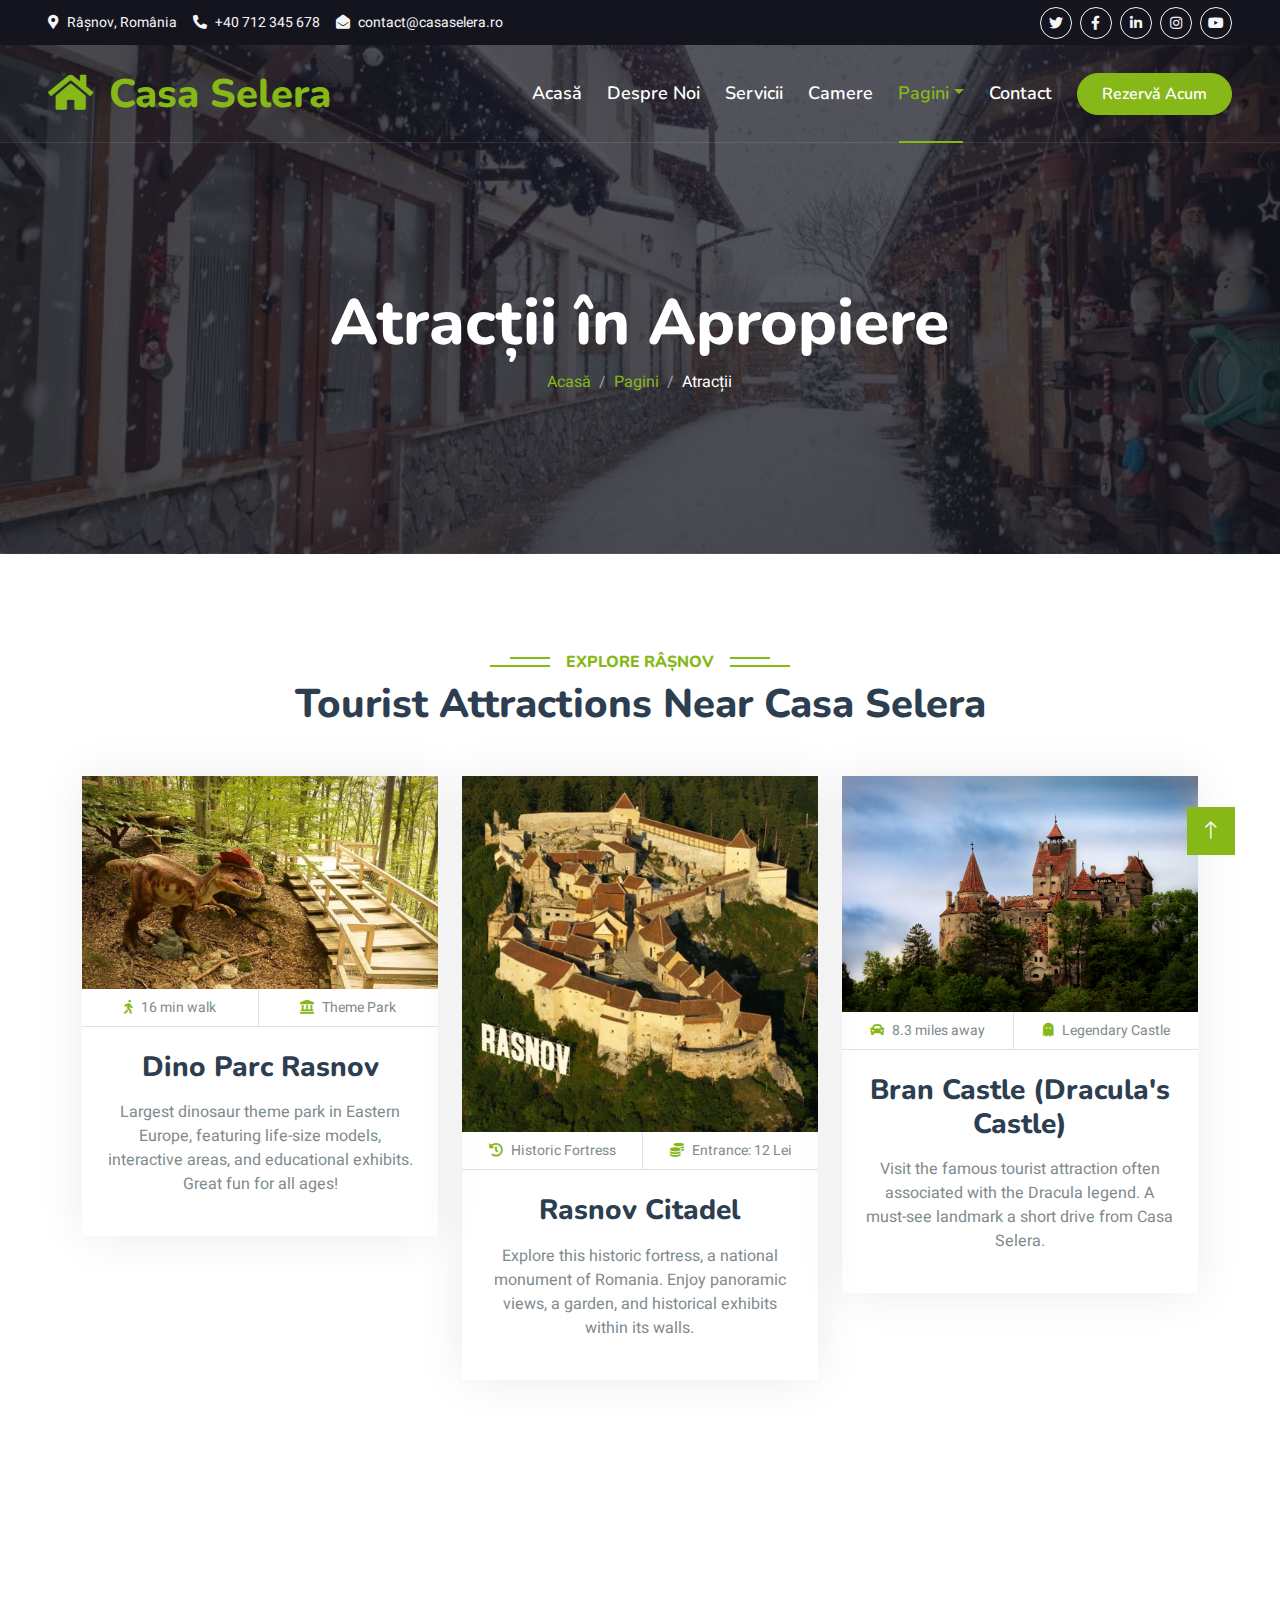
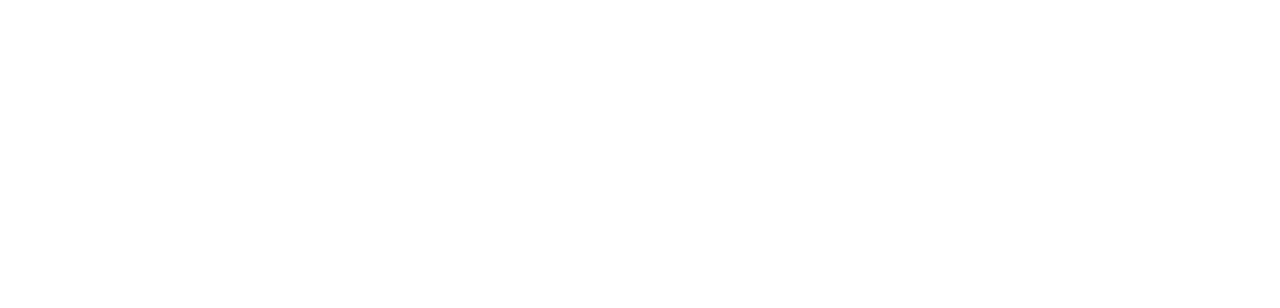
<file: attractions.html>
<!DOCTYPE html>
<html lang="ro">

<head>
    <meta charset="utf-8">
    <title>Atracții - Pensiunea Casa Selera Râșnov</title>
    <meta content="width=device-width, initial-scale=1.0" name="viewport">
    <meta content="atracții turistice, Râșnov, Rasnov, Dino Parc, Cetatea Râșnov, Castelul Bran, Castelul Dracula, casa selera" name="keywords">
    <meta content="Explorați atracțiile turistice din apropiere, cum ar fi Dino Parc, Cetatea Râșnov și Castelul Bran, în timpul șederii dumneavoastră la Pensiunea Casa Selera." name="description">

    <!-- Favicon -->
    <link href="img/favicon.ico" rel="icon">

    <!-- Google Web Fonts -->
    <link rel="preconnect" href="https://fonts.googleapis.com">
    <link rel="preconnect" href="https://fonts.gstatic.com" crossorigin>
    <link href="https://fonts.googleapis.com/css2?family=Heebo:wght@400;500;600&family=Nunito:wght@600;700;800&display=swap" rel="stylesheet">

    <!-- Icon Font Stylesheet -->
    <link href="https://cdnjs.cloudflare.com/ajax/libs/font-awesome/5.10.0/css/all.min.css" rel="stylesheet">
    <link href="https://cdn.jsdelivr.net/npm/bootstrap-icons@1.4.1/font/bootstrap-icons.css" rel="stylesheet">

    <!-- Libraries Stylesheet -->
    <link href="lib/animate/animate.min.css" rel="stylesheet">
    <link href="lib/owlcarousel/assets/owl.carousel.min.css" rel="stylesheet">
    <link href="lib/tempusdominus/css/tempusdominus-bootstrap-4.min.css" rel="stylesheet" />

    <!-- Customized Bootstrap Stylesheet -->
    <link href="css/bootstrap.min.css" rel="stylesheet">

    <!-- Template Stylesheet -->
    <link href="css/style.css" rel="stylesheet">
</head>

<body>
    <!-- Spinner Start -->
    <div id="spinner" class="show bg-white position-fixed translate-middle w-100 vh-100 top-50 start-50 d-flex align-items-center justify-content-center">
        <div class="spinner-border text-primary" role="status">
            <span class="sr-only">Se încarcă...</span>
        </div>
    </div>
    <!-- Spinner End -->


    <!-- Topbar Start -->
    <div class="container-fluid bg-dark px-5 d-none d-lg-block">
        <div class="row gx-0">
            <div class="col-lg-8 text-center text-lg-start mb-2 mb-lg-0">
                <div class="d-inline-flex align-items-center topbar-info-wrapper">
                    <small class="me-3 text-light"><i class="fa fa-map-marker-alt me-2"></i>Râșnov, România</small>
                    <small class="me-3 text-light"><i class="fa fa-phone-alt me-2"></i>+40 712 345 678</small>
                    <small class="text-light"><i class="fa fa-envelope-open me-2"></i>contact@casaselera.ro</small>
                </div>
            </div>
            <div class="col-lg-4 text-center text-lg-end">
                <div class="d-inline-flex align-items-center topbar-social-wrapper">
                    <a class="btn btn-sm btn-outline-light btn-sm-square rounded-circle me-2" href="" aria-label="Vizitați-ne pe Twitter"><i class="fab fa-twitter fw-normal"></i></a>
                    <a class="btn btn-sm btn-outline-light btn-sm-square rounded-circle me-2" href="" aria-label="Vizitați-ne pe Facebook"><i class="fab fa-facebook-f fw-normal"></i></a>
                    <a class="btn btn-sm btn-outline-light btn-sm-square rounded-circle me-2" href="" aria-label="Vizitați-ne pe LinkedIn"><i class="fab fa-linkedin-in fw-normal"></i></a>
                    <a class="btn btn-sm btn-outline-light btn-sm-square rounded-circle me-2" href="" aria-label="Vizitați-ne pe Instagram"><i class="fab fa-instagram fw-normal"></i></a>
                    <a class="btn btn-sm btn-outline-light btn-sm-square rounded-circle" href="" aria-label="Vizitați-ne pe Youtube"><i class="fab fa-youtube fw-normal"></i></a>
                </div>
            </div>
        </div>
    </div>
    <!-- Topbar End -->


    <!-- Navbar & Hero Start -->
    <div class="container-fluid position-relative p-0">
        <nav class="navbar navbar-expand-lg navbar-light px-4 px-lg-5 py-3 py-lg-0">
            <a href="index.html" class="navbar-brand p-0">
                <h1 class="text-primary m-0"><i class="fa fa-home me-3"></i>Casa Selera</h1>
                <!-- <img src="img/logo.png" alt="Logo"> -->
            </a>
            <button class="navbar-toggler" type="button" data-bs-toggle="collapse" data-bs-target="#navbarCollapse" aria-label="Toggle navigation">
                <span class="fa fa-bars"></span>
            </button>
            <div class="collapse navbar-collapse" id="navbarCollapse">
                <div class="navbar-nav ms-auto py-0">
                    <a href="index.html" class="nav-item nav-link">Acasă</a>
                    <a href="about.html" class="nav-item nav-link">Despre Noi</a>
                    <a href="service.html" class="nav-item nav-link">Servicii</a>
                    <a href="package.html" class="nav-item nav-link">Camere</a>
                    <div class="nav-item dropdown">
                        <a href="#" class="nav-link dropdown-toggle active" data-bs-toggle="dropdown">Pagini</a>
                        <div class="dropdown-menu m-0">
                            <a href="booking.html" class="dropdown-item">Rezervări</a>
                            <a href="testimonial.html" class="dropdown-item">Testimoniale</a>
                            <a href="attractions.html" class="dropdown-item active">Atracții</a>
                            <a href="404.html" class="dropdown-item">Pagina 404</a>
                        </div>
                    </div>
                    <a href="contact.html" class="nav-item nav-link">Contact</a>
                </div>
                <a href="booking.html" class="btn btn-primary rounded-pill py-2 px-4">Rezervă Acum</a>
            </div>
        </nav>

        <div class="container-fluid py-5 mb-5 hero-header">
            <div class="container py-5">
                <div class="row justify-content-center py-5">
                    <div class="col-lg-10 pt-lg-5 mt-lg-5 text-center">
                        <h1 class="display-3 text-white animated slideInDown">Atracții în Apropiere</h1>
                        <nav aria-label="breadcrumb">
                            <ol class="breadcrumb justify-content-center">
                                <li class="breadcrumb-item"><a href="index.html">Acasă</a></li>
                                <li class="breadcrumb-item"><a href="#">Pagini</a></li>
                                <li class="breadcrumb-item text-white active" aria-current="page">Atracții</li>
                            </ol>
                        </nav>
                    </div>
                </div>
            </div>
        </div>
    </div>
    <!-- Navbar & Hero End -->


    <!-- Attractions Start -->
    <div class="container-xxl py-5">
        <div class="container">
            <div class="text-center wow fadeInUp" data-wow-delay="0.1s">
                <h6 class="section-title bg-white text-center text-primary px-3">Explore Râșnov</h6>
                <h1 class="mb-5">Tourist Attractions Near Casa Selera</h1>
            </div>
            <div class="row g-4 justify-content-center">

                <!-- Attraction 1: Dino Parc -->
                <div class="col-lg-4 col-md-6 wow fadeInUp" data-wow-delay="0.1s">
                    <div class="package-item">
                        <div class="overflow-hidden">
                            <img class="img-fluid" src="img/dino-park.jpg" alt="Dino Parc Râșnov"> <!-- Placeholder image -->
                        </div>
                        <div class="d-flex border-bottom">
                            <small class="flex-fill text-center border-end py-2"><i class="fa fa-walking text-primary me-2"></i>16 min walk</small>
                            <small class="flex-fill text-center py-2"><i class="fa fa-landmark text-primary me-2"></i>Theme Park</small>
                        </div>
                        <div class="text-center p-4">
                            <h3 class="mb-0">Dino Parc Rasnov</h3>
                            <p class="mt-3">Largest dinosaur theme park in Eastern Europe, featuring life-size models, interactive areas, and educational exhibits. Great fun for all ages!</p>
                        </div>
                    </div>
                </div>

                <!-- Attraction 2: Rasnov Citadel -->
                <div class="col-lg-4 col-md-6 wow fadeInUp" data-wow-delay="0.3s">
                    <div class="package-item">
                        <div class="overflow-hidden">
                             <img class="img-fluid" src="img/cetate-rasnov.jpg" alt="Rasnov Citadel"> <!-- Placeholder image -->
                        </div>
                         <div class="d-flex border-bottom">
                            <small class="flex-fill text-center border-end py-2"><i class="fa fa-history text-primary me-2"></i>Historic Fortress</small>
                            <small class="flex-fill text-center py-2"><i class="fa fa-coins text-primary me-2"></i>Entrance: 12 Lei</small>
                        </div>
                        <div class="text-center p-4">
                            <h3 class="mb-0">Rasnov Citadel</h3>
                            <p class="mt-3">Explore this historic fortress, a national monument of Romania. Enjoy panoramic views, a garden, and historical exhibits within its walls.</p>
                         </div>
                    </div>
                </div>

                <!-- Attraction 3: Bran Castle -->
                <div class="col-lg-4 col-md-6 wow fadeInUp" data-wow-delay="0.5s">
                    <div class="package-item">
                         <div class="overflow-hidden">
                            <img class="img-fluid" src="img/Castelul_Bran2.jpg" alt="Bran Castle (Dracula's Castle)"> <!-- Placeholder image -->
                        </div>
                        <div class="d-flex border-bottom">
                             <small class="flex-fill text-center border-end py-2"><i class="fa fa-car text-primary me-2"></i>8.3 miles away</small>
                            <small class="flex-fill text-center py-2"><i class="fa fa-ghost text-primary me-2"></i>Legendary Castle</small>
                        </div>
                        <div class="text-center p-4">
                             <h3 class="mb-0">Bran Castle (Dracula's Castle)</h3>
                            <p class="mt-3">Visit the famous tourist attraction often associated with the Dracula legend. A must-see landmark a short drive from Casa Selera.</p>
                        </div>
                    </div>
                </div>

            </div>
        </div>
    </div>
    <!-- Attractions End -->


    <!-- Footer Start -->
    <div class="container-fluid bg-dark text-light footer pt-5 mt-5 wow fadeIn" data-wow-delay="0.1s">
        <div class="container py-5">
            <div class="row g-5">
                <div class="col-lg-3 col-md-6">
                    <h4 class="text-white mb-3">Casa Selera</h4>
                    <a class="btn btn-link" href="about.html">About Us</a>
                    <a class="btn btn-link" href="contact.html">Contact Us</a>
                    <a class="btn btn-link" href="">Privacy Policy</a>
                    <a class="btn btn-link" href="">Terms & Condition</a>
                    <a class="btn btn-link" href="">FAQs & Help</a>
                </div>
                <div class="col-lg-3 col-md-6">
                    <h4 class="text-white mb-3">Contact</h4>
                    <p class="mb-2"><i class="fa fa-map-marker-alt me-3"></i>Râșnov, România</p>
                    <p class="mb-2"><i class="fa fa-phone-alt me-3"></i>+40 712 345 678</p>
                    <p class="mb-2"><i class="fa fa-envelope me-3"></i>contact@casaselera.ro</p>
                    <div class="d-flex pt-2">
                        <a class="btn btn-outline-light btn-social" href="" aria-label="Visit our Twitter"><i class="fab fa-twitter"></i></a>
                        <a class="btn btn-outline-light btn-social" href="" aria-label="Visit our Facebook"><i class="fab fa-facebook-f"></i></a>
                        <a class="btn btn-outline-light btn-social" href="" aria-label="Visit our Youtube"><i class="fab fa-youtube"></i></a>
                        <a class="btn btn-outline-light btn-social" href="" aria-label="Visit our LinkedIn"><i class="fab fa-linkedin-in"></i></a>
                    </div>
                </div>
                <div class="col-lg-3 col-md-6">
                    <h4 class="text-white mb-3">Quick Links</h4>
                    <a class="btn btn-link" href="index.html">Home</a>
                    <a class="btn btn-link" href="service.html">Services</a>
                    <a class="btn btn-link" href="package.html">Rooms</a>
                    <a class="btn btn-link" href="booking.html">Booking</a>
                    <a class="btn btn-link" href="testimonial.html">Testimonials</a>
                </div>
                <div class="col-lg-3 col-md-6">
                    <h4 class="text-white mb-3">Newsletter</h4>
                    <p>Sign up for special offers and updates from Casa Selera.</p>
                    <div class="position-relative mx-auto newsletter-input-wrapper">
                        <input class="form-control border-primary w-100 py-3 ps-4 pe-5" type="text" placeholder="Your email">
                        <button type="button" class="btn btn-primary py-2 position-absolute top-0 end-0 mt-2 me-2">Sign Up</button>
                    </div>
                </div>
            </div>
        </div>
        <div class="container">
            <div class="copyright">
                <div class="row">
                    <div class="col-md-6 text-center text-md-start mb-3 mb-md-0">
                        &copy; <a class="border-bottom" href="#">Casa Selera</a>, Toate Drepturile Rezervate.

                        Proiectat de Ivan Andrei prin <a class="border-bottom" href="https://digitechsync.com/">Digitech Sync SRL</a>
                    </div>
                    <div class="col-md-6 text-center text-md-end">
                        <div class="footer-menu">
                            <a href="index.html">Home</a>
                            <a href="">Cookies</a>
                            <a href="">Help</a>
                            <a href="">FAQ</a>
                        </div>
                    </div>
                </div>
            </div>
        </div>
    </div>
    <!-- Footer End -->


    <!-- Back to Top -->
    <a href="#" class="btn btn-lg btn-primary btn-lg-square back-to-top" aria-label="Back to top"><i class="bi bi-arrow-up"></i></a>


    <!-- JavaScript Libraries -->
    <script src="https://code.jquery.com/jquery-3.4.1.min.js"></script>
    <script src="https://cdn.jsdelivr.net/npm/bootstrap@5.0.0/dist/js/bootstrap.bundle.min.js"></script>
    <script src="lib/wow/wow.min.js"></script>
    <script src="lib/easing/easing.min.js"></script>
    <script src="lib/waypoints/waypoints.min.js"></script>
    <script src="lib/owlcarousel/owl.carousel.min.js"></script>
    <script src="lib/tempusdominus/js/moment.min.js"></script>
    <script src="lib/tempusdominus/js/moment-timezone.min.js"></script>
    <script src="lib/tempusdominus/js/tempusdominus-bootstrap-4.min.js"></script>

    <!-- Template Javascript -->
    <script src="js/main.js"></script>
</body>

</html>
</file>
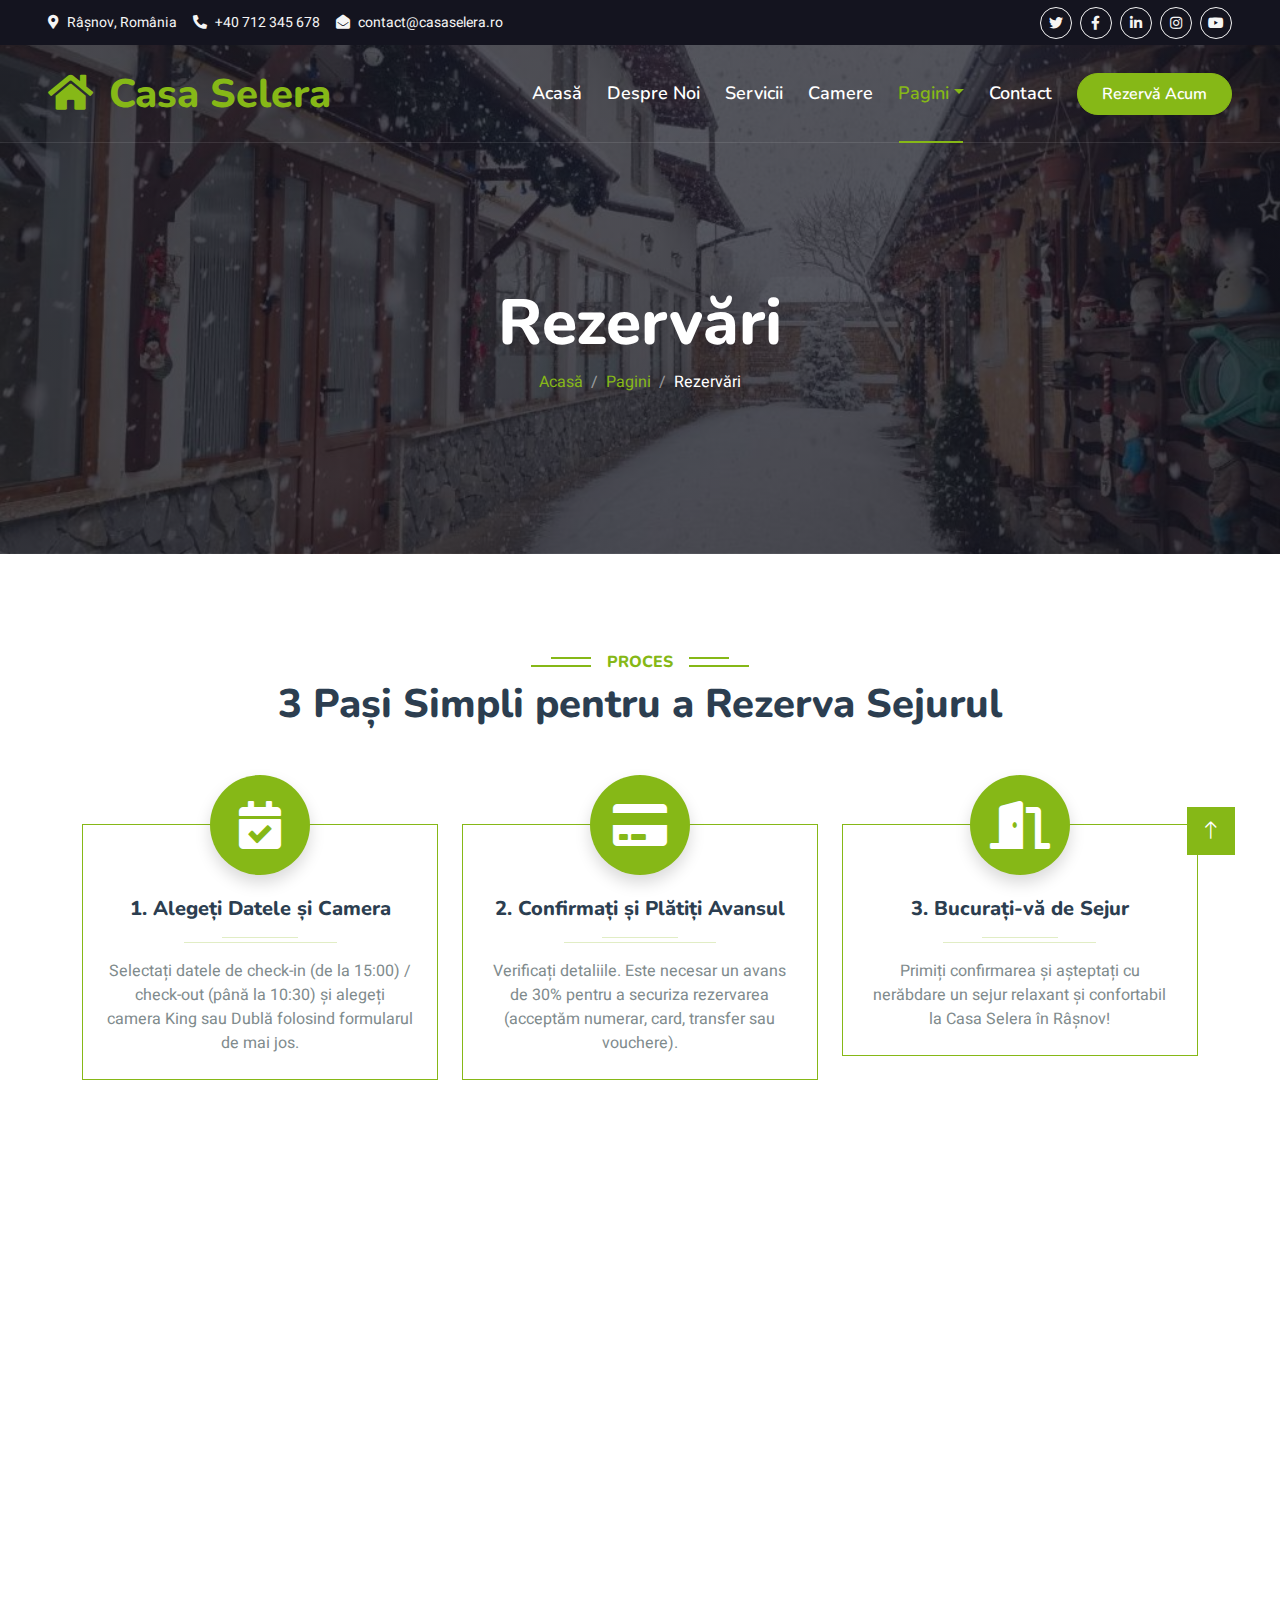
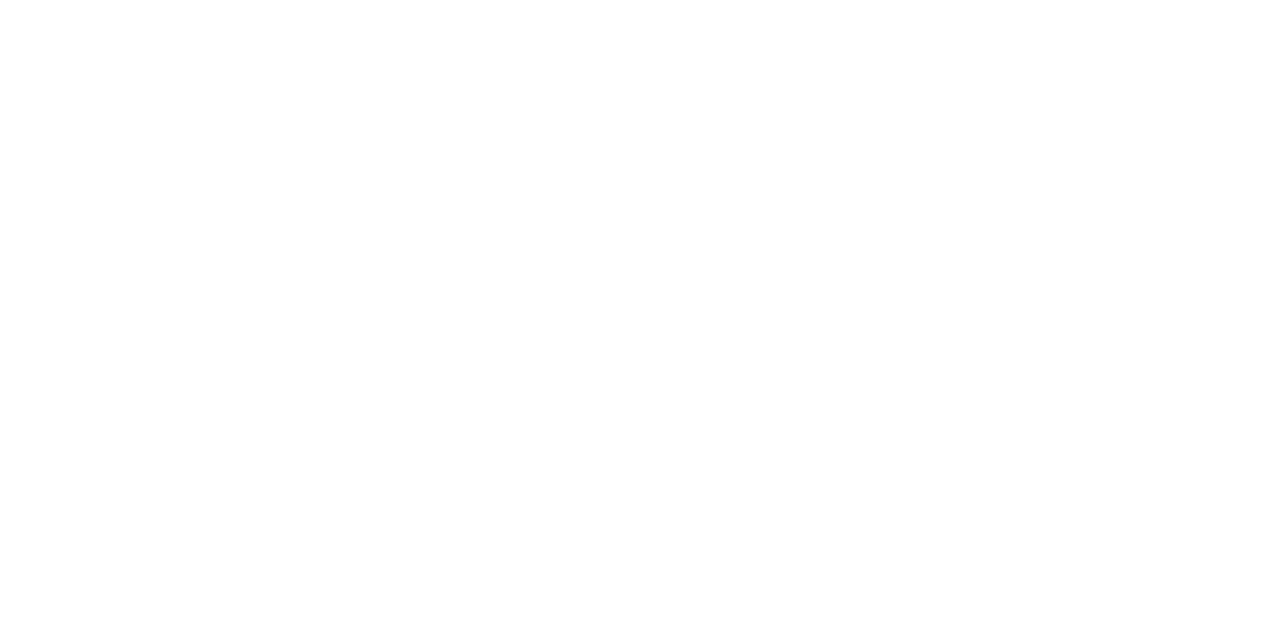
<file: booking.html>
<!DOCTYPE html>
<html lang="ro">

<head>
    <meta charset="utf-8">
    <title>Rezervări - Pensiunea Casa Selera Râșnov</title>
    <meta content="width=device-width, initial-scale=1.0" name="viewport">
    <meta content="pensiune, cazare, rezervare, Râșnov, Rasnov, casa selera" name="keywords">
    <meta content="Rezervați-vă sejurul la Pensiunea Casa Selera din Râșnov cu ușurință online. Verificați disponibilitatea pentru camerele King și Duble." name="description">

    <!-- Favicon -->
    <link href="img/favicon.ico" rel="icon">

    <!-- Google Web Fonts -->
    <link rel="preconnect" href="https://fonts.googleapis.com">
    <link rel="preconnect" href="https://fonts.gstatic.com" crossorigin>
    <link href="https://fonts.googleapis.com/css2?family=Heebo:wght@400;500;600&family=Nunito:wght@600;700;800&display=swap" rel="stylesheet">

    <!-- Icon Font Stylesheet -->
    <link href="https://cdnjs.cloudflare.com/ajax/libs/font-awesome/5.10.0/css/all.min.css" rel="stylesheet">
    <link href="https://cdn.jsdelivr.net/npm/bootstrap-icons@1.4.1/font/bootstrap-icons.css" rel="stylesheet">

    <!-- Libraries Stylesheet -->
    <link href="lib/animate/animate.min.css" rel="stylesheet">
    <link href="lib/owlcarousel/assets/owl.carousel.min.css" rel="stylesheet">
    <link href="lib/tempusdominus/css/tempusdominus-bootstrap-4.min.css" rel="stylesheet" />

    <!-- Customized Bootstrap Stylesheet -->
    <link href="css/bootstrap.min.css" rel="stylesheet">

    <!-- Template Stylesheet -->
    <link href="css/style.css" rel="stylesheet">
</head>

<body>
    <!-- Spinner Start -->
    <div id="spinner" class="show bg-white position-fixed translate-middle w-100 vh-100 top-50 start-50 d-flex align-items-center justify-content-center">
        <div class="spinner-border text-primary" role="status">
            <span class="sr-only">Se încarcă...</span>
        </div>
    </div>
    <!-- Spinner End -->


    <!-- Topbar Start -->
    <div class="container-fluid bg-dark px-5 d-none d-lg-block">
        <div class="row gx-0">
            <div class="col-lg-8 text-center text-lg-start mb-2 mb-lg-0">
                <div class="d-inline-flex align-items-center topbar-info-wrapper">
                    <small class="me-3 text-light"><i class="fa fa-map-marker-alt me-2"></i>Râșnov, România</small>
                    <small class="me-3 text-light"><i class="fa fa-phone-alt me-2"></i>+40 712 345 678</small>
                    <small class="text-light"><i class="fa fa-envelope-open me-2"></i>contact@casaselera.ro</small>
                </div>
            </div>
            <div class="col-lg-4 text-center text-lg-end">
                <div class="d-inline-flex align-items-center topbar-social-wrapper">
                    <a class="btn btn-sm btn-outline-light btn-sm-square rounded-circle me-2" href="" aria-label="Vizitați-ne pe Twitter"><i class="fab fa-twitter fw-normal"></i></a>
                    <a class="btn btn-sm btn-outline-light btn-sm-square rounded-circle me-2" href="" aria-label="Vizitați-ne pe Facebook"><i class="fab fa-facebook-f fw-normal"></i></a>
                    <a class="btn btn-sm btn-outline-light btn-sm-square rounded-circle me-2" href="" aria-label="Vizitați-ne pe LinkedIn"><i class="fab fa-linkedin-in fw-normal"></i></a>
                    <a class="btn btn-sm btn-outline-light btn-sm-square rounded-circle me-2" href="" aria-label="Vizitați-ne pe Instagram"><i class="fab fa-instagram fw-normal"></i></a>
                    <a class="btn btn-sm btn-outline-light btn-sm-square rounded-circle" href="" aria-label="Vizitați-ne pe Youtube"><i class="fab fa-youtube fw-normal"></i></a>
                </div>
            </div>
        </div>
    </div>
    <!-- Topbar End -->


    <!-- Navbar & Hero Start -->
    <div class="container-fluid position-relative p-0">
        <nav class="navbar navbar-expand-lg navbar-light px-4 px-lg-5 py-3 py-lg-0">
            <a href="index.html" class="navbar-brand p-0">
                 <h1 class="text-primary m-0"><i class="fa fa-home me-3"></i>Casa Selera</h1>
                <!-- <img src="img/logo.png" alt="Logo"> -->
            </a>
            <button class="navbar-toggler" type="button" data-bs-toggle="collapse" data-bs-target="#navbarCollapse" aria-label="Toggle navigation">
                <span class="fa fa-bars"></span>
            </button>
            <div class="collapse navbar-collapse" id="navbarCollapse">
                <div class="navbar-nav ms-auto py-0">
                    <a href="index.html" class="nav-item nav-link">Acasă</a>
                    <a href="about.html" class="nav-item nav-link">Despre Noi</a>
                    <a href="service.html" class="nav-item nav-link">Servicii</a>
                    <a href="package.html" class="nav-item nav-link">Camere</a>
                    <div class="nav-item dropdown">
                        <a href="#" class="nav-link dropdown-toggle active" data-bs-toggle="dropdown">Pagini</a>
                        <div class="dropdown-menu m-0">
                            <!-- <a href="destination.html" class="dropdown-item">Destinație</a> -->
                            <a href="booking.html" class="dropdown-item active">Rezervări</a>
                            <!-- <a href="team.html" class="dropdown-item">Ghiduri Turistice</a> -->
                            <a href="testimonial.html" class="dropdown-item">Testimoniale</a>
                            <a href="attractions.html" class="dropdown-item">Atracții</a>
                            <a href="404.html" class="dropdown-item">Pagina 404</a>
                        </div>
                    </div>
                    <a href="contact.html" class="nav-item nav-link">Contact</a>
                </div>
                 <a href="booking.html" class="btn btn-primary rounded-pill py-2 px-4">Rezervă Acum</a>
            </div>
        </nav>

        <div class="container-fluid py-5 mb-5 hero-header">
            <div class="container py-5">
                <div class="row justify-content-center py-5">
                    <div class="col-lg-10 pt-lg-5 mt-lg-5 text-center">
                         <h1 class="display-3 text-white animated slideInDown">Rezervări</h1>
                        <nav aria-label="breadcrumb">
                            <ol class="breadcrumb justify-content-center">
                                <li class="breadcrumb-item"><a href="index.html">Acasă</a></li>
                                <li class="breadcrumb-item"><a href="#">Pagini</a></li>
                                <li class="breadcrumb-item text-white active" aria-current="page">Rezervări</li>
                            </ol>
                        </nav>
                    </div>
                </div>
            </div>
        </div>
    </div>
    <!-- Navbar & Hero End -->


    <!-- Process Start -->
    <div class="container-xxl py-5">
        <div class="container">
            <div class="text-center pb-4 wow fadeInUp" data-wow-delay="0.1s">
                <h6 class="section-title bg-white text-center text-primary px-3">Proces</h6>
                <h1 class="mb-5">3 Pași Simpli pentru a Rezerva Sejurul</h1>
            </div>
            <div class="row gy-5 gx-4 justify-content-center">
                <div class="col-lg-4 col-sm-6 text-center pt-4 wow fadeInUp" data-wow-delay="0.1s">
                    <div class="position-relative border border-primary pt-5 pb-4 px-4">
                        <div class="d-inline-flex align-items-center justify-content-center bg-primary rounded-circle position-absolute top-0 start-50 translate-middle shadow process-icon-wrapper">
                            <i class="fa fa-calendar-check fa-3x text-white"></i>
                        </div>
                         <h5 class="mt-4">1. Alegeți Datele și Camera</h5>
                        <hr class="w-25 mx-auto bg-primary mb-1">
                        <hr class="w-50 mx-auto bg-primary mt-0">
                        <p class="mb-0">Selectați datele de check-in (de la 15:00) / check-out (până la 10:30) și alegeți camera King sau Dublă folosind formularul de mai jos.</p>
                    </div>
                </div>
                <div class="col-lg-4 col-sm-6 text-center pt-4 wow fadeInUp" data-wow-delay="0.3s">
                    <div class="position-relative border border-primary pt-5 pb-4 px-4">
                        <div class="d-inline-flex align-items-center justify-content-center bg-primary rounded-circle position-absolute top-0 start-50 translate-middle shadow process-icon-wrapper">
                            <i class="fa fa-credit-card fa-3x text-white"></i>
                        </div>
                         <h5 class="mt-4">2. Confirmați și Plătiți Avansul</h5>
                        <hr class="w-25 mx-auto bg-primary mb-1">
                        <hr class="w-50 mx-auto bg-primary mt-0">
                        <p class="mb-0">Verificați detaliile. Este necesar un avans de 30% pentru a securiza rezervarea (acceptăm numerar, card, transfer sau vouchere).</p>
                    </div>
                </div>
                <div class="col-lg-4 col-sm-6 text-center pt-4 wow fadeInUp" data-wow-delay="0.5s">
                    <div class="position-relative border border-primary pt-5 pb-4 px-4">
                        <div class="d-inline-flex align-items-center justify-content-center bg-primary rounded-circle position-absolute top-0 start-50 translate-middle shadow process-icon-wrapper">
                             <i class="fa fa-door-open fa-3x text-white"></i>
                        </div>
                        <h5 class="mt-4">3. Bucurați-vă de Sejur</h5>
                        <hr class="w-25 mx-auto bg-primary mb-1">
                        <hr class="w-50 mx-auto bg-primary mt-0">
                        <p class="mb-0">Primiți confirmarea și așteptați cu nerăbdare un sejur relaxant și confortabil la Casa Selera în Râșnov!</p>
                    </div>
                </div>
            </div>
        </div>
    </div>
    <!-- Process Start -->


    <!-- Booking Start -->
   <div class="container-xxl py-5 wow fadeInUp" data-wow-delay="0.1s">
        <div class="container">
            <div class="booking p-5">
                <div class="row g-5 align-items-center">
                    <div class="col-md-6 text-white">
                        <h6 class="text-white text-uppercase">Rezervări</h6>
                        <h1 class="text-white mb-4">Rezervare Online</h1>
                        <p class="mb-4">Sunteți gata pentru sejurul dumneavoastră? Rezervați-vă camera la Casa Selera cu ușurință folosind formularul. Asigurați-vă datele acum pentru o experiență relaxantă în Râșnov.</p>
                        <p class="mb-4">Verificați disponibilitatea și tarifele instantaneu. Vă rugăm să rețineți că check-in-ul este de la ora 15:00 și check-out-ul până la ora 10:30. Este necesar un avans de 30%. Contactați-ne pentru orice întrebări.</p>
                        <a class="btn btn-outline-light py-3 px-5 mt-2" href="contact.html">Contactați-ne</a>
                    </div>
                    <div class="col-md-6">
                        <h1 class="text-white mb-4">Rezervați Camera</h1>
                        <form>
                            <div class="row g-3">
                                <div class="col-md-6">
                                    <div class="form-floating">
                                        <input type="text" class="form-control bg-transparent" id="name" placeholder="Numele Dumneavoastră">
                                        <label for="name">Numele Dumneavoastră</label>
                                    </div>
                                </div>
                                <div class="col-md-6">
                                    <div class="form-floating">
                                        <input type="email" class="form-control bg-transparent" id="email" placeholder="Emailul Dumneavoastră">
                                        <label for="email">Emailul Dumneavoastră</label>
                                    </div>
                                </div>
                                <div class="col-md-6">
                                    <div class="form-floating date" id="date-checkin" data-target-input="nearest">
                                        <input type="text" class="form-control bg-transparent datetimepicker-input" id="checkin" placeholder="Data Check-in (de la 15:00)" data-target="#date-checkin" data-toggle="datetimepicker" />
                                        <label for="checkin">Data Check-in</label>
                                    </div>
                                </div>
                                <div class="col-md-6">
                                    <div class="form-floating date" id="date-checkout" data-target-input="nearest">
                                        <input type="text" class="form-control bg-transparent datetimepicker-input" id="checkout" placeholder="Data Check-out (până la 10:30)" data-target="#date-checkout" data-toggle="datetimepicker" />
                                        <label for="checkout">Data Check-out</label>
                                    </div>
                                </div>
                                <div class="col-md-6">
                                    <div class="form-floating">
                                        <select class="form-select bg-transparent" id="select-guests">
                                            <option value="1">1 Oaspete</option>
                                            <option value="2">2 Oaspeți</option>
                                            <option value="3">3 Oaspeți</option>
                                        </select>
                                        <label for="select-guests">Număr de Oaspeți</label>
                                    </div>
                                </div>
                                <div class="col-md-6">
                                    <div class="form-floating">
                                        <select class="form-select bg-transparent" id="select-room">
                                            <option value="1">Cameră King</option>
                                            <option value="2">Cameră Dublă cu Vedere la Curte</option>
                                            <option value="3">Oricare Disponibilă</option>
                                        </select>
                                        <label for="select-room">Tip Cameră</label>
                                    </div>
                                </div>
                                <div class="col-12">
                                    <div class="form-floating">
                                        <textarea class="form-control bg-transparent booking-message" placeholder="Solicitare Specială" id="message" ></textarea>
                                        <label for="message">Solicitare Specială (Opțional)</label>
                                    </div>
                                </div>
                                <div class="col-12">
                                    <button class="btn btn-outline-light w-100 py-3" type="submit">Solicită Rezervare</button>
                                </div>
                            </div>
                        </form>
                    </div>
                </div>
            </div>
        </div>
    </div>
    <!-- Booking End -->
        

    <!-- Footer Start -->
    <div class="container-fluid bg-dark text-light footer pt-5 mt-5 wow fadeIn" data-wow-delay="0.1s">
        <div class="container py-5">
            <div class="row g-5">
                <div class="col-lg-3 col-md-6">
                    <h4 class="text-white mb-3">Casa Selera</h4>
                    <a class="btn btn-link" href="about.html">Despre Noi</a>
                    <a class="btn btn-link" href="contact.html">Contactați-ne</a>
                    <a class="btn btn-link" href="">Politică de Confidențialitate</a>
                    <a class="btn btn-link" href="">Termeni și Condiții</a>
                    <a class="btn btn-link" href="">Întrebări Frecvente și Ajutor</a>
                </div>
                <div class="col-lg-3 col-md-6">
                    <h4 class="text-white mb-3">Contact</h4>
                    <p class="mb-2"><i class="fa fa-map-marker-alt me-3"></i>Râșnov, România</p>
                    <p class="mb-2"><i class="fa fa-phone-alt me-3"></i>+40 712 345 678</p>
                    <p class="mb-2"><i class="fa fa-envelope me-3"></i>contact@casaselera.ro</p>
                    <div class="d-flex pt-2">
                        <a class="btn btn-outline-light btn-social" href="" aria-label="Vizitați-ne pe Twitter"><i class="fab fa-twitter"></i></a>
                        <a class="btn btn-outline-light btn-social" href="" aria-label="Vizitați-ne pe Facebook"><i class="fab fa-facebook-f"></i></a>
                        <a class="btn btn-outline-light btn-social" href="" aria-label="Vizitați-ne pe Youtube"><i class="fab fa-youtube"></i></a>
                        <a class="btn btn-outline-light btn-social" href="" aria-label="Vizitați-ne pe LinkedIn"><i class="fab fa-linkedin-in"></i></a>
                    </div>
                </div>
                 <div class="col-lg-3 col-md-6">
                    <h4 class="text-white mb-3">Linkuri Rapide</h4>
                     <a class="btn btn-link" href="index.html">Acasă</a>
                    <a class="btn btn-link" href="service.html">Servicii</a>
                    <a class="btn btn-link" href="package.html">Camere</a>
                    <a class="btn btn-link" href="booking.html">Rezervări</a>
                    <a class="btn btn-link" href="testimonial.html">Testimoniale</a>
                </div>
                <div class="col-lg-3 col-md-6">
                    <h4 class="text-white mb-3">Newsletter</h4>
                    <p>Înscrieți-vă pentru oferte speciale și noutăți de la Casa Selera.</p>
                    <div class="position-relative mx-auto newsletter-input-wrapper">
                        <input class="form-control border-primary w-100 py-3 ps-4 pe-5" type="text" placeholder="Emailul dumneavoastră">
                        <button type="button" class="btn btn-primary py-2 position-absolute top-0 end-0 mt-2 me-2">Abonați-vă</button>
                    </div>
                </div>
            </div>
        </div>
        <div class="container">
            <div class="copyright">
                <div class="row">
                    <div class="col-md-6 text-center text-md-start mb-3 mb-md-0">
                        &copy; <a class="border-bottom" href="#">Casa Selera</a>, Toate Drepturile Rezervate.

                        Proiectat de Ivan Andrei prin <a class="border-bottom" href="https://digitechsync.com/">Digitech Sync SRL</a>
                    </div>
                    <div class="col-md-6 text-center text-md-end">
                        <div class="footer-menu">
                            <a href="index.html">Acasă</a>
                            <a href="">Cookie-uri</a>
                            <a href="">Ajutor</a>
                            <a href="">Întrebări Frecvente</a>
                        </div>
                    </div>
                </div>
            </div>
        </div>
    </div>
    <!-- Footer End -->


    <!-- Back to Top -->
    <a href="#" class="btn btn-lg btn-primary btn-lg-square back-to-top" aria-label="Înapoi sus"><i class="bi bi-arrow-up"></i></a>


    <!-- JavaScript Libraries -->
    <script src="https://code.jquery.com/jquery-3.4.1.min.js"></script>
    <script src="https://cdn.jsdelivr.net/npm/bootstrap@5.0.0/dist/js/bootstrap.bundle.min.js"></script>
    <script src="lib/wow/wow.min.js"></script>
    <script src="lib/easing/easing.min.js"></script>
    <script src="lib/waypoints/waypoints.min.js"></script>
    <script src="lib/owlcarousel/owl.carousel.min.js"></script>
    <script src="lib/tempusdominus/js/moment.min.js"></script>
    <script src="lib/tempusdominus/js/moment-timezone.min.js"></script>
    <script src="lib/tempusdominus/js/tempusdominus-bootstrap-4.min.js"></script>

    <!-- Template Javascript -->
    <script src="js/main.js"></script>
</body>

</html>
</file>
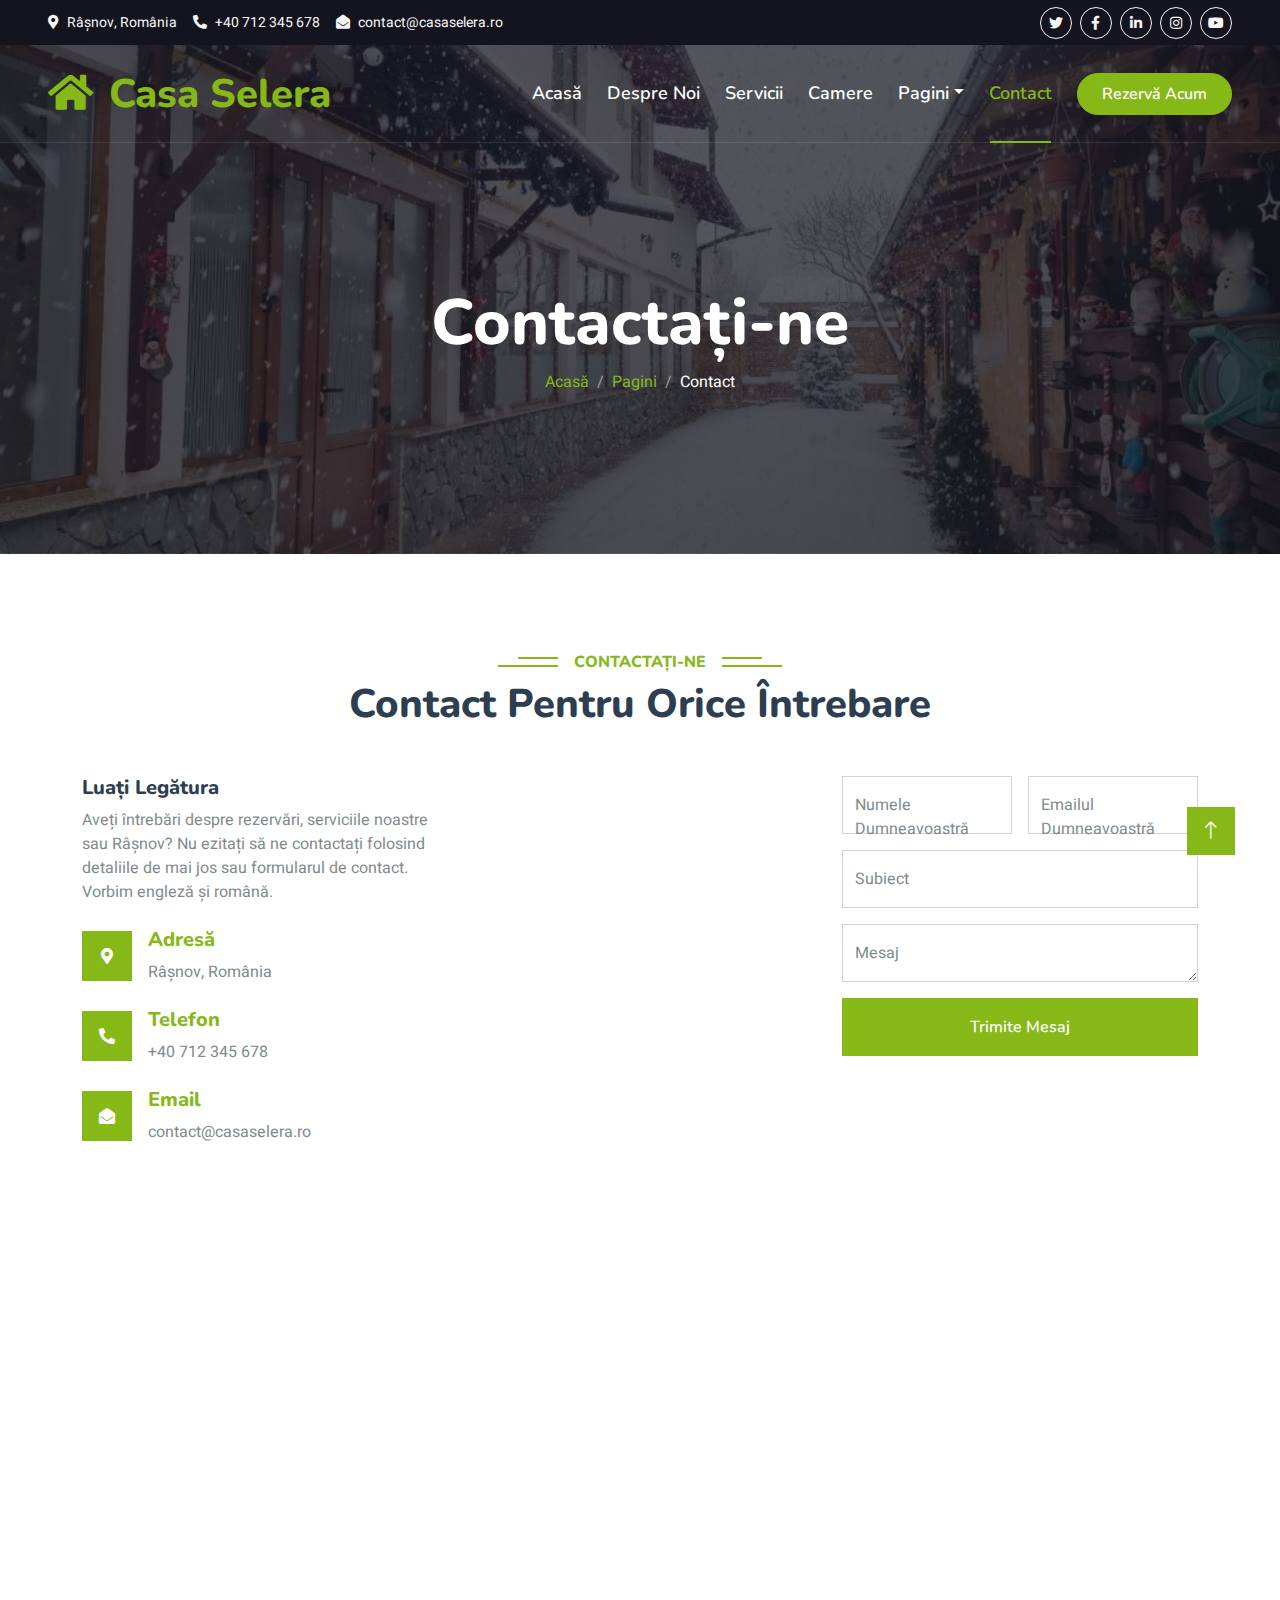
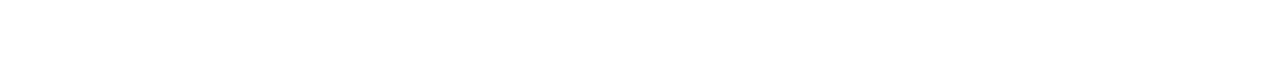
<file: contact.html>
<!DOCTYPE html>
<html lang="ro">

<head>
    <meta charset="utf-8">
    <title>Contact - Pensiunea Casa Selera Râșnov</title>
    <meta content="width=device-width, initial-scale=1.0" name="viewport">
    <meta content="contact, pensiune, cazare, Râșnov, Rasnov, casa selera" name="keywords">
    <meta content="Contactați Pensiunea Casa Selera din Râșnov. Găsiți adresa, numărul de telefon, emailul și harta locației noastre."
        name="description">

    <!-- Favicon -->
    <link href="img/favicon.ico" rel="icon">

    <!-- Google Web Fonts -->
    <link rel="preconnect" href="https://fonts.googleapis.com">
    <link rel="preconnect" href="https://fonts.gstatic.com" crossorigin>
    <link
        href="https://fonts.googleapis.com/css2?family=Heebo:wght@400;500;600&family=Nunito:wght@600;700;800&display=swap"
        rel="stylesheet">

    <!-- Icon Font Stylesheet -->
    <link href="https://cdnjs.cloudflare.com/ajax/libs/font-awesome/5.10.0/css/all.min.css" rel="stylesheet">
    <link href="https://cdn.jsdelivr.net/npm/bootstrap-icons@1.4.1/font/bootstrap-icons.css" rel="stylesheet">

    <!-- Libraries Stylesheet -->
    <link href="lib/animate/animate.min.css" rel="stylesheet">
    <link href="lib/owlcarousel/assets/owl.carousel.min.css" rel="stylesheet">
    <link href="lib/tempusdominus/css/tempusdominus-bootstrap-4.min.css" rel="stylesheet" />

    <!-- Customized Bootstrap Stylesheet -->
    <link href="css/bootstrap.min.css" rel="stylesheet">

    <!-- Template Stylesheet -->
    <link href="css/style.css" rel="stylesheet">
</head>

<body>
    <!-- Spinner Start -->
    <div id="spinner"
        class="show bg-white position-fixed translate-middle w-100 vh-100 top-50 start-50 d-flex align-items-center justify-content-center">
        <div class="spinner-border text-primary" role="status">
            <span class="sr-only">Se încarcă...</span>
        </div>
    </div>
    <!-- Spinner End -->


    <!-- Topbar Start -->
    <div class="container-fluid bg-dark px-5 d-none d-lg-block">
        <div class="row gx-0">
            <div class="col-lg-8 text-center text-lg-start mb-2 mb-lg-0">
                <div class="d-inline-flex align-items-center topbar-info-wrapper">
                    <small class="me-3 text-light"><i class="fa fa-map-marker-alt me-2"></i>Râșnov, România</small>
                    <small class="me-3 text-light"><i class="fa fa-phone-alt me-2"></i>+40 712 345 678</small>
                    <small class="text-light"><i class="fa fa-envelope-open me-2"></i>contact@casaselera.ro</small>
                </div>
            </div>
            <div class="col-lg-4 text-center text-lg-end">
                <div class="d-inline-flex align-items-center topbar-social-wrapper">
                    <a class="btn btn-sm btn-outline-light btn-sm-square rounded-circle me-2" href=""
                        aria-label="Vizitați-ne pe Twitter"><i class="fab fa-twitter fw-normal"></i></a>
                    <a class="btn btn-sm btn-outline-light btn-sm-square rounded-circle me-2" href=""
                        aria-label="Vizitați-ne pe Facebook"><i class="fab fa-facebook-f fw-normal"></i></a>
                    <a class="btn btn-sm btn-outline-light btn-sm-square rounded-circle me-2" href=""
                        aria-label="Vizitați-ne pe LinkedIn"><i class="fab fa-linkedin-in fw-normal"></i></a>
                    <a class="btn btn-sm btn-outline-light btn-sm-square rounded-circle me-2" href=""
                        aria-label="Vizitați-ne pe Instagram"><i class="fab fa-instagram fw-normal"></i></a>
                    <a class="btn btn-sm btn-outline-light btn-sm-square rounded-circle" href=""
                        aria-label="Vizitați-ne pe Youtube"><i class="fab fa-youtube fw-normal"></i></a>
                </div>
            </div>
        </div>
    </div>
    <!-- Topbar End -->


    <!-- Navbar & Hero Start -->
    <div class="container-fluid position-relative p-0">
        <nav class="navbar navbar-expand-lg navbar-light px-4 px-lg-5 py-3 py-lg-0">
            <a href="index.html" class="navbar-brand p-0">
                <h1 class="text-primary m-0"><i class="fa fa-home me-3"></i>Casa Selera</h1>
                <!-- <img src="img/logo.png" alt="Logo"> -->
            </a>
            <button class="navbar-toggler" type="button" data-bs-toggle="collapse" data-bs-target="#navbarCollapse"
                aria-label="Toggle navigation">
                <span class="fa fa-bars"></span>
            </button>
            <div class="collapse navbar-collapse" id="navbarCollapse">
                <div class="navbar-nav ms-auto py-0">
                    <a href="index.html" class="nav-item nav-link">Acasă</a>
                    <a href="about.html" class="nav-item nav-link">Despre Noi</a>
                    <a href="service.html" class="nav-item nav-link">Servicii</a>
                    <a href="package.html" class="nav-item nav-link">Camere</a>
                    <div class="nav-item dropdown">
                        <a href="#" class="nav-link dropdown-toggle" data-bs-toggle="dropdown">Pagini</a>
                        <div class="dropdown-menu m-0">
                            <!-- <a href="destination.html" class="dropdown-item">Destinație</a> -->
                            <a href="booking.html" class="dropdown-item">Rezervări</a>
                            <!-- <a href="team.html" class="dropdown-item">Ghiduri Turistice</a> -->
                            <a href="testimonial.html" class="dropdown-item">Testimoniale</a>
                            <a href="attractions.html" class="dropdown-item">Atracții</a>
                            <a href="404.html" class="dropdown-item">Pagina 404</a>
                        </div>
                    </div>
                    <a href="contact.html" class="nav-item nav-link active">Contact</a>
                </div>
                <a href="booking.html" class="btn btn-primary rounded-pill py-2 px-4">Rezervă Acum</a>
            </div>
        </nav>

        <div class="container-fluid py-5 mb-5 hero-header">
            <div class="container py-5">
                <div class="row justify-content-center py-5">
                    <div class="col-lg-10 pt-lg-5 mt-lg-5 text-center">
                        <h1 class="display-3 text-white animated slideInDown">Contactați-ne</h1>
                        <nav aria-label="breadcrumb">
                            <ol class="breadcrumb justify-content-center">
                                <li class="breadcrumb-item"><a href="index.html">Acasă</a></li>
                                <li class="breadcrumb-item"><a href="#">Pagini</a></li>
                                <li class="breadcrumb-item text-white active" aria-current="page">Contact</li>
                            </ol>
                        </nav>
                    </div>
                </div>
            </div>
        </div>
    </div>
    <!-- Navbar & Hero End -->


    <!-- Contact Start -->
    <div class="container-xxl py-5">
        <div class="container">
            <div class="text-center wow fadeInUp" data-wow-delay="0.1s">
                <h6 class="section-title bg-white text-center text-primary px-3">Contactați-ne</h6>
                <h1 class="mb-5">Contact Pentru Orice Întrebare</h1>
            </div>
            <div class="row g-4">
                <div class="col-lg-4 col-md-6 wow fadeInUp" data-wow-delay="0.1s">
                    <h5>Luați Legătura</h5>
                    <p class="mb-4">Aveți întrebări despre rezervări, serviciile noastre sau Râșnov? Nu ezitați să ne contactați folosind
                        detaliile de mai jos sau formularul de contact. Vorbim engleză și română.</p>
                    <div class="d-flex align-items-center mb-4">
                        <div
                            class="d-flex align-items-center justify-content-center flex-shrink-0 bg-primary contact-icon-wrapper">
                            <i class="fa fa-map-marker-alt text-white"></i>
                        </div>
                        <div class="ms-3">
                            <h5 class="text-primary">Adresă</h5>
                            <p class="mb-0">Râșnov, România</p>
                        </div>
                    </div>
                    <div class="d-flex align-items-center mb-4">
                        <div
                            class="d-flex align-items-center justify-content-center flex-shrink-0 bg-primary contact-icon-wrapper">
                            <i class="fa fa-phone-alt text-white"></i>
                        </div>
                        <div class="ms-3">
                            <h5 class="text-primary">Telefon</h5>
                            <p class="mb-0">+40 712 345 678</p>
                        </div>
                    </div>
                    <div class="d-flex align-items-center">
                        <div
                            class="d-flex align-items-center justify-content-center flex-shrink-0 bg-primary contact-icon-wrapper">
                            <i class="fa fa-envelope-open text-white"></i>
                        </div>
                        <div class="ms-3">
                            <h5 class="text-primary">Email</h5>
                            <p class="mb-0">contact@casaselera.ro</p>
                        </div>
                    </div>
                </div>
                <div class="col-lg-4 col-md-6 wow fadeInUp" data-wow-delay="0.3s">
                    <iframe class="position-relative rounded w-100 h-100 contact-map"
                        src="https://www.google.com/maps/embed/v1/place?key=AIzaSyBkJ6Bkm4YQOOfpBdS_wPRjFX0kU-YHQqI&q=Strada+Brazilor+42,+R%C3%A2%C8%99nov+505400,+Romania"
                        frameborder="0" allowfullscreen="" aria-hidden="false" tabindex="0"
                        title="Hartă Google cu locația Casei Selera în Râșnov"></iframe>
                </div>
                <div class="col-lg-4 col-md-12 wow fadeInUp" data-wow-delay="0.5s">
                    <form>
                        <div class="row g-3">
                            <div class="col-md-6">
                                <div class="form-floating">
                                    <input type="text" class="form-control" id="name" placeholder="Numele Dumneavoastră">
                                    <label for="name">Numele Dumneavoastră</label>
                                </div>
                            </div>
                            <div class="col-md-6">
                                <div class="form-floating">
                                    <input type="email" class="form-control" id="email" placeholder="Emailul Dumneavoastră">
                                    <label for="email">Emailul Dumneavoastră</label>
                                </div>
                            </div>
                            <div class="col-12">
                                <div class="form-floating">
                                    <input type="text" class="form-control" id="subject" placeholder="Subiect">
                                    <label for="subject">Subiect</label>
                                </div>
                            </div>
                            <div class="col-12">
                                <div class="form-floating">
                                    <textarea class="form-control contact-message" placeholder="Lăsați un mesaj aici"
                                        id="message"></textarea>
                                    <label for="message">Mesaj</label>
                                </div>
                            </div>
                            <div class="col-12">
                                <button class="btn btn-primary w-100 py-3" type="submit">Trimite Mesaj</button>
                            </div>
                        </div>
                    </form>
                </div>
            </div>
        </div>
    </div>
    <!-- Contact End -->


    <!-- Footer Start -->
    <div class="container-fluid bg-dark text-light footer pt-5 mt-5 wow fadeIn" data-wow-delay="0.1s">
        <div class="container py-5">
            <div class="row g-5">
                <div class="col-lg-3 col-md-6">
                    <h4 class="text-white mb-3">Casa Selera</h4>
                    <a class="btn btn-link" href="about.html">Despre Noi</a>
                    <a class="btn btn-link" href="contact.html">Contactați-ne</a>
                    <a class="btn btn-link" href="">Politică de Confidențialitate</a>
                    <a class="btn btn-link" href="">Termeni și Condiții</a>
                    <a class="btn btn-link" href="">Întrebări Frecvente și Ajutor</a>
                </div>
                <div class="col-lg-3 col-md-6">
                    <h4 class="text-white mb-3">Contact</h4>
                    <p class="mb-2"><i class="fa fa-map-marker-alt me-3"></i>Râșnov, România</small>
                    <p class="mb-2"><i class="fa fa-phone-alt me-3"></i>+40 712 345 678</small>
                    <p class="mb-2"><i class="fa fa-envelope me-3"></i>contact@casaselera.ro</small>
                    <div class="d-flex pt-2">
                        <a class="btn btn-outline-light btn-social" href="" aria-label="Vizitați-ne pe Twitter"><i
                                class="fab fa-twitter"></i></a>
                        <a class="btn btn-outline-light btn-social" href="" aria-label="Vizitați-ne pe Facebook"><i
                                class="fab fa-facebook-f"></i></a>
                        <a class="btn btn-outline-light btn-social" href="" aria-label="Vizitați-ne pe Youtube"><i
                                class="fab fa-youtube"></i></a>
                        <a class="btn btn-outline-light btn-social" href="" aria-label="Vizitați-ne pe LinkedIn"><i
                                class="fab fa-linkedin-in"></i></a>
                    </div>
                </div>
                <div class="col-lg-3 col-md-6">
                    <h4 class="text-white mb-3">Linkuri Rapide</h4>
                    <a class="btn btn-link" href="index.html">Acasă</a>
                    <a class="btn btn-link" href="service.html">Servicii</a>
                    <a class="btn btn-link" href="package.html">Camere</a>
                    <a class="btn btn-link" href="booking.html">Rezervări</a>
                    <a class="btn btn-link" href="testimonial.html">Testimoniale</a>
                </div>
                <div class="col-lg-3 col-md-6">
                    <h4 class="text-white mb-3">Newsletter</h4>
                    <p>Înscrieți-vă pentru oferte speciale și noutăți de la Casa Selera.</p>
                    <div class="position-relative mx-auto newsletter-input-wrapper">
                        <input class="form-control border-primary w-100 py-3 ps-4 pe-5" type="text"
                            placeholder="Emailul dumneavoastră">
                        <button type="button" class="btn btn-primary py-2 position-absolute top-0 end-0 mt-2 me-2">Abonați-vă</button>
                    </div>
                </div>
            </div>
        </div>
        <div class="container">
            <div class="copyright">
                <div class="row">
                    <div class="col-md-6 text-center text-md-start mb-3 mb-md-0">
                        &copy; <a class="border-bottom" href="#">Casa Selera</a>, Toate Drepturile Rezervate.

                        Proiectat de Ivan Andrei prin <a class="border-bottom" href="https://digitechsync.com/">Digitech Sync SRL</a>
                    </div>
                    <div class="col-md-6 text-center text-md-end">
                        <div class="footer-menu">
                            <a href="index.html">Acasă</a>
                            <a href="">Cookie-uri</a>
                            <a href="">Ajutor</a>
                            <a href="">Întrebări Frecvente</a>
                        </div>
                    </div>
                </div>
            </div>
        </div>
    </div>
    <!-- Footer End -->


    <!-- Back to Top -->
    <a href="#" class="btn btn-lg btn-primary btn-lg-square back-to-top" aria-label="Înapoi sus"><i
            class="bi bi-arrow-up"></i></a>


    <!-- JavaScript Libraries -->
    <script src="https://code.jquery.com/jquery-3.4.1.min.js"></script>
    <script src="https://cdn.jsdelivr.net/npm/bootstrap@5.0.0/dist/js/bootstrap.bundle.min.js"></script>
    <script src="lib/wow/wow.min.js"></script>
    <script src="lib/easing/easing.min.js"></script>
    <script src="lib/waypoints/waypoints.min.js"></script>
    <script src="lib/owlcarousel/owl.carousel.min.js"></script>
    <script src="lib/tempusdominus/js/moment.min.js"></script>
    <script src="lib/tempusdominus/js/moment-timezone.min.js"></script>
    <script src="lib/tempusdominus/js/tempusdominus-bootstrap-4.min.js"></script>

    <!-- Template Javascript -->
    <script src="js/main.js"></script>
</body>

</html>
</file>
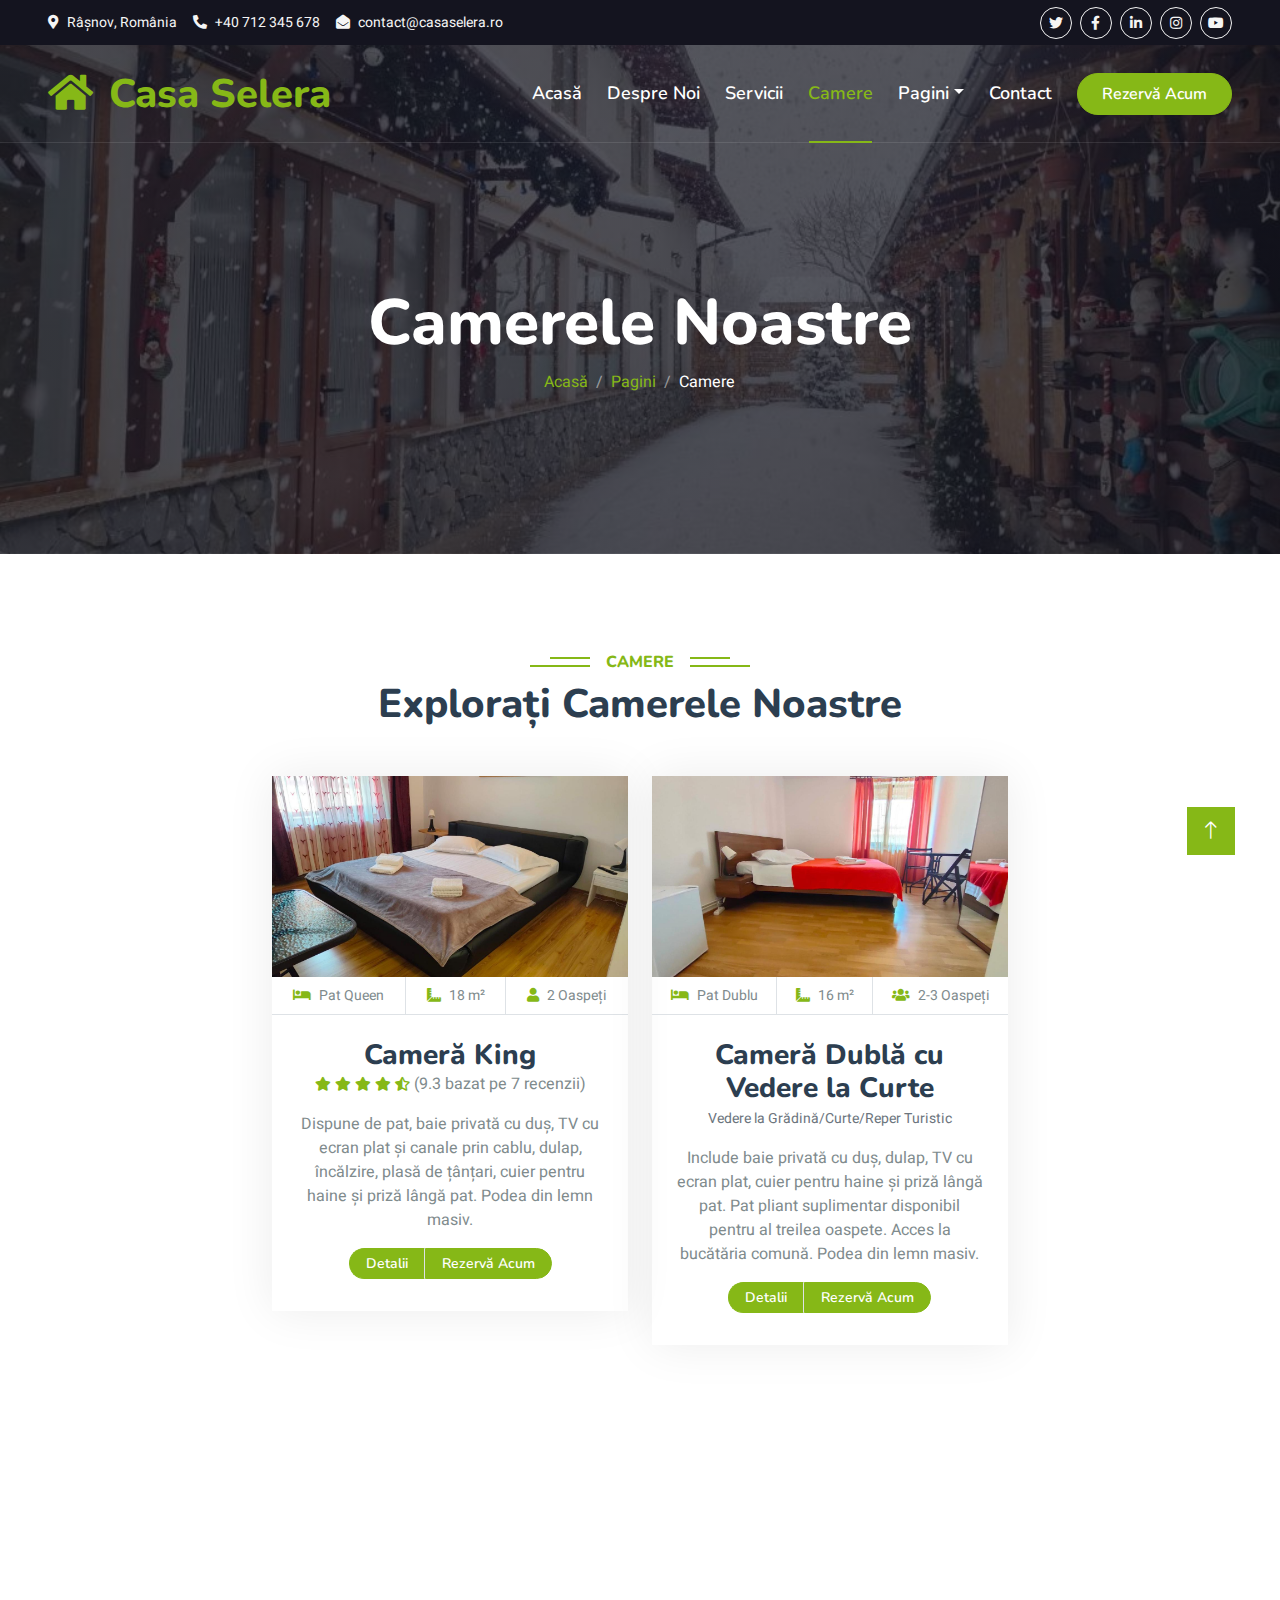
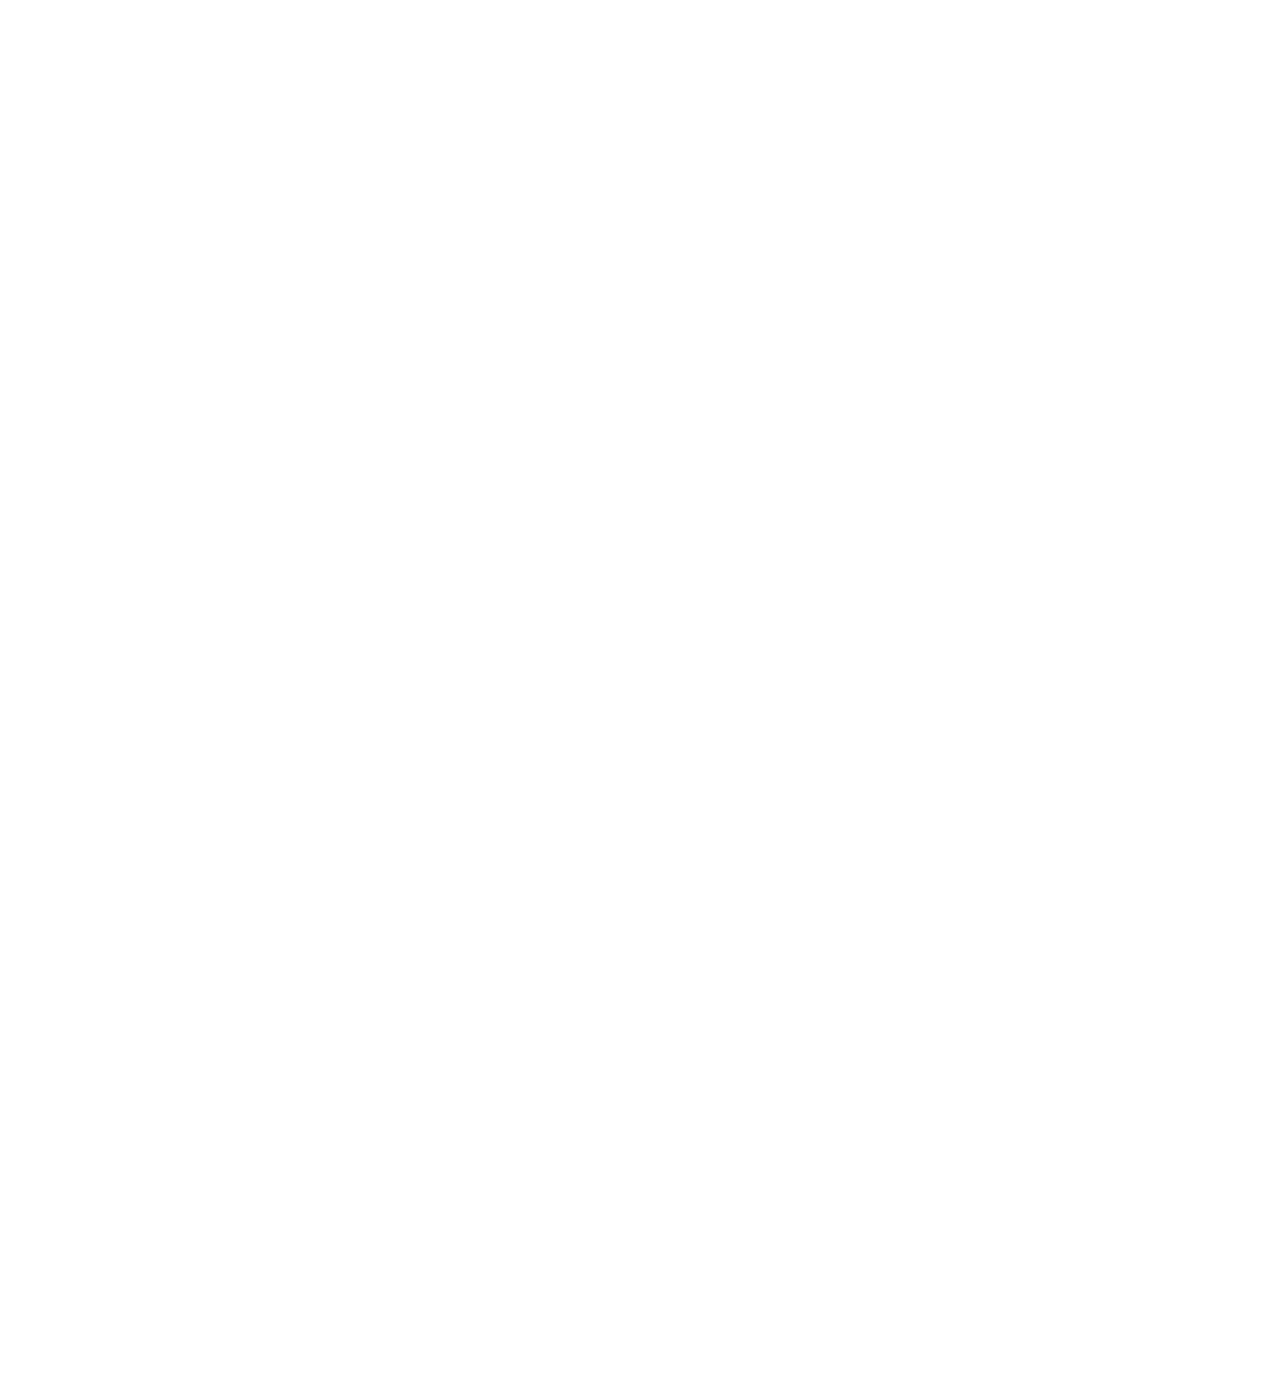
<file: package.html>
<!DOCTYPE html>
<html lang="ro">

<head>
    <meta charset="utf-8">
    <title>Camere - Pensiunea Casa Selera Râșnov</title>
    <meta content="width=device-width, initial-scale=1.0" name="viewport">
    <meta content="pensiune, cazare, camere, Râșnov, Rasnov, casa selera" name="keywords">
    <meta content="Explorați camerele confortabile King și Duble disponibile la Pensiunea Casa Selera din Râșnov." name="description">

    <!-- Favicon -->
    <link href="img/favicon.ico" rel="icon">

    <!-- Google Web Fonts -->
    <link rel="preconnect" href="https://fonts.googleapis.com">
    <link rel="preconnect" href="https://fonts.gstatic.com" crossorigin>
    <link href="https://fonts.googleapis.com/css2?family=Heebo:wght@400;500;600&family=Nunito:wght@600;700;800&display=swap" rel="stylesheet">

    <!-- Icon Font Stylesheet -->
    <link href="https://cdnjs.cloudflare.com/ajax/libs/font-awesome/5.10.0/css/all.min.css" rel="stylesheet">
    <link href="https://cdn.jsdelivr.net/npm/bootstrap-icons@1.4.1/font/bootstrap-icons.css" rel="stylesheet">

    <!-- Libraries Stylesheet -->
    <link href="lib/animate/animate.min.css" rel="stylesheet">
    <link href="lib/owlcarousel/assets/owl.carousel.min.css" rel="stylesheet">
    <link href="lib/tempusdominus/css/tempusdominus-bootstrap-4.min.css" rel="stylesheet" />

    <!-- Customized Bootstrap Stylesheet -->
    <link href="css/bootstrap.min.css" rel="stylesheet">

    <!-- Template Stylesheet -->
    <link href="css/style.css" rel="stylesheet">
</head>

<body>
    <!-- Spinner Start -->
    <div id="spinner" class="show bg-white position-fixed translate-middle w-100 vh-100 top-50 start-50 d-flex align-items-center justify-content-center">
        <div class="spinner-border text-primary" role="status">
            <span class="sr-only">Se încarcă...</span>
        </div>
    </div>
    <!-- Spinner End -->


    <!-- Topbar Start -->
    <div class="container-fluid bg-dark px-5 d-none d-lg-block">
        <div class="row gx-0">
            <div class="col-lg-8 text-center text-lg-start mb-2 mb-lg-0">
                <div class="d-inline-flex align-items-center topbar-info-wrapper">
                    <small class="me-3 text-light"><i class="fa fa-map-marker-alt me-2"></i>Râșnov, România</small>
                    <small class="me-3 text-light"><i class="fa fa-phone-alt me-2"></i>+40 712 345 678</small>
                    <small class="text-light"><i class="fa fa-envelope-open me-2"></i>contact@casaselera.ro</small>
                </div>
            </div>
            <div class="col-lg-4 text-center text-lg-end">
                <div class="d-inline-flex align-items-center topbar-social-wrapper">
                    <a class="btn btn-sm btn-outline-light btn-sm-square rounded-circle me-2" href="" aria-label="Vizitați-ne pe Twitter"><i class="fab fa-twitter fw-normal"></i></a>
                    <a class="btn btn-sm btn-outline-light btn-sm-square rounded-circle me-2" href="" aria-label="Vizitați-ne pe Facebook"><i class="fab fa-facebook-f fw-normal"></i></a>
                    <a class="btn btn-sm btn-outline-light btn-sm-square rounded-circle me-2" href="" aria-label="Vizitați-ne pe LinkedIn"><i class="fab fa-linkedin-in fw-normal"></i></a>
                    <a class="btn btn-sm btn-outline-light btn-sm-square rounded-circle me-2" href="" aria-label="Vizitați-ne pe Instagram"><i class="fab fa-instagram fw-normal"></i></a>
                    <a class="btn btn-sm btn-outline-light btn-sm-square rounded-circle" href="" aria-label="Vizitați-ne pe Youtube"><i class="fab fa-youtube fw-normal"></i></a>
                </div>
            </div>
        </div>
    </div>
    <!-- Topbar End -->


    <!-- Navbar & Hero Start -->
    <div class="container-fluid position-relative p-0">
        <nav class="navbar navbar-expand-lg navbar-light px-4 px-lg-5 py-3 py-lg-0">
            <a href="index.html" class="navbar-brand p-0">
                 <h1 class="text-primary m-0"><i class="fa fa-home me-3"></i>Casa Selera</h1>
                <!-- <img src="img/logo.png" alt="Logo"> -->
            </a>
            <button class="navbar-toggler" type="button" data-bs-toggle="collapse" data-bs-target="#navbarCollapse" aria-label="Toggle navigation">
                <span class="fa fa-bars"></span>
            </button>
            <div class="collapse navbar-collapse" id="navbarCollapse">
                <div class="navbar-nav ms-auto py-0">
                    <a href="index.html" class="nav-item nav-link">Acasă</a>
                    <a href="about.html" class="nav-item nav-link">Despre Noi</a>
                    <a href="service.html" class="nav-item nav-link">Servicii</a>
                    <a href="package.html" class="nav-item nav-link active">Camere</a>
                    <div class="nav-item dropdown">
                        <a href="#" class="nav-link dropdown-toggle" data-bs-toggle="dropdown">Pagini</a>
                         <div class="dropdown-menu m-0">
                            <!-- <a href="destination.html" class="dropdown-item">Destinație</a> -->
                            <a href="booking.html" class="dropdown-item">Rezervări</a>
                            <!-- <a href="team.html" class="dropdown-item">Ghiduri Turistice</a> -->
                            <a href="testimonial.html" class="dropdown-item">Testimoniale</a>
                            <a href="attractions.html" class="dropdown-item">Atracții</a>
                            <a href="404.html" class="dropdown-item">Pagina 404</a>
                        </div>
                    </div>
                    <a href="contact.html" class="nav-item nav-link">Contact</a>
                </div>
                <a href="booking.html" class="btn btn-primary rounded-pill py-2 px-4">Rezervă Acum</a>
            </div>
        </nav>

        <div class="container-fluid py-5 mb-5 hero-header">
            <div class="container py-5">
                <div class="row justify-content-center py-5">
                    <div class="col-lg-10 pt-lg-5 mt-lg-5 text-center">
                        <h1 class="display-3 text-white animated slideInDown">Camerele Noastre</h1>
                        <nav aria-label="breadcrumb">
                            <ol class="breadcrumb justify-content-center">
                                <li class="breadcrumb-item"><a href="index.html">Acasă</a></li>
                                <li class="breadcrumb-item"><a href="#">Pagini</a></li>
                                <li class="breadcrumb-item text-white active" aria-current="page">Camere</li>
                            </ol>
                        </nav>
                    </div>
                </div>
            </div>
        </div>
    </div>
    <!-- Navbar & Hero End -->


    <!-- Package Start -->
    <div class="container-xxl py-5">
        <div class="container">
            <div class="text-center wow fadeInUp" data-wow-delay="0.1s">
                 <h6 class="section-title bg-white text-center text-primary px-3">Camere</h6>
                <h1 class="mb-5">Explorați Camerele Noastre</h1>
            </div>
             <div class="row g-4 justify-content-center">
                <div class="col-lg-4 col-md-6 wow fadeInUp" data-wow-delay="0.1s">
                    <div class="package-item">
                        <div class="overflow-hidden">
                            <img class="img-fluid" src="img/selera-room-double1.jpg" alt="Cameră King">
                        </div>
                        <div class="d-flex border-bottom">
                            <small class="flex-fill text-center border-end py-2"><i class="fa fa-bed text-primary me-2"></i>Pat Queen</small>
                            <small class="flex-fill text-center border-end py-2"><i class="fa fa-ruler-combined text-primary me-2"></i>18 m²</small>
                            <small class="flex-fill text-center py-2"><i class="fa fa-user text-primary me-2"></i>2 Oaspeți</small>
                        </div>
                        <div class="text-center p-4">
                            <h3 class="mb-0">Cameră King</h3>
                            <div class="mb-3">
                                <small class="fa fa-star text-primary"></small>
                                <small class="fa fa-star text-primary"></small>
                                <small class="fa fa-star text-primary"></small>
                                <small class="fa fa-star text-primary"></small>
                                <small class="fa fa-star-half-alt text-primary"></small> (9.3 bazat pe 7 recenzii)
                            </div>
                            <p>Dispune de pat, baie privată cu duș, TV cu ecran plat și canale prin cablu, dulap, încălzire, plasă de țânțari, cuier pentru haine și priză lângă pat. Podea din lemn masiv.</p>
                            <div class="d-flex justify-content-center mb-2">
                                <a href="#" class="btn btn-sm btn-primary px-3 border-end package-read-more">Detalii</a>
                                <a href="booking.html" class="btn btn-sm btn-primary px-3 package-book-now">Rezervă Acum</a>
                            </div>
                        </div>
                    </div>
                </div>
                <div class="col-lg-4 col-md-6 wow fadeInUp" data-wow-delay="0.3s">
                    <div class="package-item">
                        <div class="overflow-hidden">
                           <img class="img-fluid" src="img/selera-room-double2.jpg" alt="Cameră Dublă cu Vedere la Curte">
                        </div>
                        <div class="d-flex border-bottom">
                            <small class="flex-fill text-center border-end py-2"><i class="fa fa-bed text-primary me-2"></i>Pat Dublu</small>
                             <small class="flex-fill text-center border-end py-2"><i class="fa fa-ruler-combined text-primary me-2"></i>16 m²</small>
                            <small class="flex-fill text-center py-2"><i class="fa fa-users text-primary me-2"></i>2-3 Oaspeți</small>
                        </div>
                        <div class="text-center p-4">
                            <h3 class="mb-0">Cameră Dublă cu Vedere la Curte</h3>
                             <div class="mb-3">
                                <small class="text-muted">Vedere la Grădină/Curte/Reper Turistic</small>
                            </div>
                            <p>Include baie privată cu duș, dulap, TV cu ecran plat, cuier pentru haine și priză lângă pat. Pat pliant suplimentar disponibil pentru al treilea oaspete. Acces la bucătăria comună. Podea din lemn masiv.</p>
                            <div class="d-flex justify-content-center mb-2">
                                <a href="#" class="btn btn-sm btn-primary px-3 border-end package-read-more">Detalii</a>
                                <a href="booking.html" class="btn btn-sm btn-primary px-3 package-book-now">Rezervă Acum</a>
                            </div>
                        </div>
                    </div>
                </div>
            </div>
        </div>
    </div>
    <!-- Package End -->


    <!-- Booking Start -->
   <div class="container-xxl py-5 wow fadeInUp" data-wow-delay="0.1s">
        <div class="container">
            <div class="booking p-5">
                <div class="row g-5 align-items-center">
                    <div class="col-md-6 text-white">
                        <h6 class="text-white text-uppercase">Rezervări</h6>
                        <h1 class="text-white mb-4">Rezervare Online</h1>
                        <p class="mb-4">Sunteți gata pentru șederea dumneavoastră în Râșnov? Rezervați-vă camera la Casa Selera cu ușurință online. Asigurați-vă datele acum pentru o experiență relaxantă.</p>
                        <p class="mb-4">Verificați disponibilitatea și tarifele instantaneu. Acceptăm numerar, carduri de debit/credit, transfer bancar, vouchere de vacanță (card de vacanță) și vouchere/plăți în avans Travelminit. Este necesar un avans de 30%.</p>
                        <a class="btn btn-outline-light py-3 px-5 mt-2" href="contact.html">Contactați-ne pentru Ajutor</a>
                    </div>
                    <div class="col-md-6">
                        <h1 class="text-white mb-4">Rezervați Sejurul</h1>
                        <form>
                            <div class="row g-3">
                                <div class="col-md-6">
                                    <div class="form-floating">
                                        <input type="text" class="form-control bg-transparent" id="name" placeholder="Numele Dumneavoastră">
                                        <label for="name">Numele Dumneavoastră</label>
                                    </div>
                                </div>
                                <div class="col-md-6">
                                    <div class="form-floating">
                                        <input type="email" class="form-control bg-transparent" id="email" placeholder="Emailul Dumneavoastră">
                                        <label for="email">Emailul Dumneavoastră</label>
                                    </div>
                                </div>
                                <div class="col-md-6">
                                     <div class="form-floating date" id="date-checkin" data-target-input="nearest">
                                        <input type="text" class="form-control bg-transparent datetimepicker-input" id="checkin" placeholder="Data Check-in (de la 15:00)" data-target="#date-checkin" data-toggle="datetimepicker" />
                                        <label for="checkin">Data Check-in</label>
                                    </div>
                                </div>
                               <div class="col-md-6">
                                     <div class="form-floating date" id="date-checkout" data-target-input="nearest">
                                        <input type="text" class="form-control bg-transparent datetimepicker-input" id="checkout" placeholder="Data Check-out (până la 10:30)" data-target="#date-checkout" data-toggle="datetimepicker" />
                                        <label for="checkout">Data Check-out</label>
                                    </div>
                                </div>
                                <div class="col-md-6">
                                    <div class="form-floating">
                                        <select class="form-select bg-transparent" id="select-guests">
                                            <option value="1">1 Oaspete</option>
                                            <option value="2">2 Oaspeți</option>
                                            <option value="3">3 Oaspeți</option>
                                        </select>
                                        <label for="select-guests">Număr de Oaspeți</label>
                                    </div>
                                </div>
                                <div class="col-md-6">
                                    <div class="form-floating">
                                        <select class="form-select bg-transparent" id="select-room">
                                             <option value="1">Cameră King</option>
                                            <option value="2">Cameră Dublă cu Vedere la Curte</option>
                                            <option value="3">Oricare Disponibilă</option>
                                        </select>
                                        <label for="select-room">Tip Cameră</label>
                                    </div>
                                </div>
                                <div class="col-12">
                                    <div class="form-floating">
                                        <textarea class="form-control bg-transparent booking-message" placeholder="Solicitare Specială" id="message" ></textarea>
                                        <label for="message">Solicitare Specială (Opțional)</label>
                                    </div>
                                </div>
                                <div class="col-12">
                                    <button class="btn btn-outline-light w-100 py-3" type="submit">Rezervă Acum</button>
                                </div>
                            </div>
                        </form>
                    </div>
                </div>
            </div>
        </div>
    </div>
    <!-- Booking Start -->


    <!-- Process Start -->
     <div class="container-xxl py-5">
        <div class="container">
            <div class="text-center pb-4 wow fadeInUp" data-wow-delay="0.1s">
                <h6 class="section-title bg-white text-center text-primary px-3">Proces</h6>
                <h1 class="mb-5">3 Pași Simpli</h1>
            </div>
            <div class="row gy-5 gx-4 justify-content-center">
                <div class="col-lg-4 col-sm-6 text-center pt-4 wow fadeInUp" data-wow-delay="0.1s">
                    <div class="position-relative border border-primary pt-5 pb-4 px-4">
                        <div class="d-inline-flex align-items-center justify-content-center bg-primary rounded-circle position-absolute top-0 start-50 translate-middle shadow process-icon-wrapper">
                            <i class="fa fa-calendar-check fa-3x text-white"></i>
                        </div>
                        <h5 class="mt-4">Alegeți Datele și Camera</h5>
                        <hr class="w-25 mx-auto bg-primary mb-1">
                        <hr class="w-50 mx-auto bg-primary mt-0">
                        <p class="mb-0">Selectați datele de check-in/check-out și alegeți camera King sau Dublă.</p>
                    </div>
                </div>
                <div class="col-lg-4 col-sm-6 text-center pt-4 wow fadeInUp" data-wow-delay="0.3s">
                    <div class="position-relative border border-primary pt-5 pb-4 px-4">
                        <div class="d-inline-flex align-items-center justify-content-center bg-primary rounded-circle position-absolute top-0 start-50 translate-middle shadow process-icon-wrapper">
                            <i class="fa fa-credit-card fa-3x text-white"></i>
                        </div>
                        <h5 class="mt-4">Confirmați și Plătiți Avansul</h5>
                        <hr class="w-25 mx-auto bg-primary mb-1">
                        <hr class="w-50 mx-auto bg-primary mt-0">
                        <p class="mb-0">Verificați detaliile și confirmați. Este necesar un avans de 30% pentru a securiza rezervarea.</p>
                    </div>
                </div>
                <div class="col-lg-4 col-sm-6 text-center pt-4 wow fadeInUp" data-wow-delay="0.5s">
                    <div class="position-relative border border-primary pt-5 pb-4 px-4">
                        <div class="d-inline-flex align-items-center justify-content-center bg-primary rounded-circle position-absolute top-0 start-50 translate-middle shadow process-icon-wrapper">
                           <i class="fa fa-door-open fa-3x text-white"></i>
                        </div>
                        <h5 class="mt-4">Bucurați-vă de Sejur</h5>
                        <hr class="w-25 mx-auto bg-primary mb-1">
                        <hr class="w-50 mx-auto bg-primary mt-0">
                        <p class="mb-0">Primiți confirmarea și pregătiți-vă pentru un sejur relaxant la Casa Selera în Râșnov!</p>
                    </div>
                </div>
            </div>
        </div>
    </div>
    <!-- Process Start -->
        

    <!-- Footer Start -->
     <div class="container-fluid bg-dark text-light footer pt-5 mt-5 wow fadeIn" data-wow-delay="0.1s">
        <div class="container py-5">
            <div class="row g-5">
                 <div class="col-lg-3 col-md-6">
                    <h4 class="text-white mb-3">Casa Selera</h4>
                    <a class="btn btn-link" href="about.html">Despre Noi</a>
                    <a class="btn btn-link" href="contact.html">Contactați-ne</a>
                    <a class="btn btn-link" href="">Politică de Confidențialitate</a>
                    <a class="btn btn-link" href="">Termeni și Condiții</a>
                    <a class="btn btn-link" href="">Întrebări Frecvente și Ajutor</a>
                </div>
                <div class="col-lg-3 col-md-6">
                    <h4 class="text-white mb-3">Contact</h4>
                    <p class="mb-2"><i class="fa fa-map-marker-alt me-3"></i>Râșnov, România</small>
                    <p class="mb-2"><i class="fa fa-phone-alt me-3"></i>+40 712 345 678</small>
                    <p class="mb-2"><i class="fa fa-envelope me-3"></i>contact@casaselera.ro</small>
                    <div class="d-flex pt-2">
                        <a class="btn btn-outline-light btn-social" href="" aria-label="Vizitați-ne pe Twitter"><i class="fab fa-twitter"></i></a>
                        <a class="btn btn-outline-light btn-social" href="" aria-label="Vizitați-ne pe Facebook"><i class="fab fa-facebook-f"></i></a>
                        <a class="btn btn-outline-light btn-social" href="" aria-label="Vizitați-ne pe Youtube"><i class="fab fa-youtube"></i></a>
                        <a class="btn btn-outline-light btn-social" href="" aria-label="Vizitați-ne pe LinkedIn"><i class="fab fa-linkedin-in"></i></a>
                    </div>
                </div>
                 <div class="col-lg-3 col-md-6">
                    <h4 class="text-white mb-3">Linkuri Rapide</h4>
                     <a class="btn btn-link" href="index.html">Acasă</a>
                    <a class="btn btn-link" href="service.html">Servicii</a>
                    <a class="btn btn-link" href="package.html">Camere</a>
                    <a class="btn btn-link" href="booking.html">Rezervări</a>
                    <a class="btn btn-link" href="testimonial.html">Testimoniale</a>
                </div>
                <div class="col-lg-3 col-md-6">
                    <h4 class="text-white mb-3">Newsletter</h4>
                    <p>Înscrieți-vă pentru oferte speciale și noutăți de la Casa Selera.</p>
                    <div class="position-relative mx-auto newsletter-input-wrapper">
                        <input class="form-control border-primary w-100 py-3 ps-4 pe-5" type="text" placeholder="Emailul dumneavoastră">
                        <button type="button" class="btn btn-primary py-2 position-absolute top-0 end-0 mt-2 me-2">Abonați-vă</button>
                    </div>
                </div>
            </div>
        </div>
        <div class="container">
            <div class="copyright">
                <div class="row">
                    <div class="col-md-6 text-center text-md-start mb-3 mb-md-0">
                         &copy; <a class="border-bottom" href="#">Casa Selera</a>, Toate Drepturile Rezervate.

                        Proiectat de Ivan Andrei prin <a class="border-bottom" href="https://digitechsync.com/">Digitech Sync SRL</a>
                    </div>
                    <div class="col-md-6 text-center text-md-end">
                        <div class="footer-menu">
                            <a href="index.html">Acasă</a>
                            <a href="">Cookie-uri</a>
                            <a href="">Ajutor</a>
                            <a href="">Întrebări Frecvente</a>
                        </div>
                    </div>
                </div>
            </div>
        </div>
    </div>
    <!-- Footer End -->


    <!-- Back to Top -->
    <a href="#" class="btn btn-lg btn-primary btn-lg-square back-to-top" aria-label="Înapoi sus"><i class="bi bi-arrow-up"></i></a>


    <!-- JavaScript Libraries -->
    <script src="https://code.jquery.com/jquery-3.4.1.min.js"></script>
    <script src="https://cdn.jsdelivr.net/npm/bootstrap@5.0.0/dist/js/bootstrap.bundle.min.js"></script>
    <script src="lib/wow/wow.min.js"></script>
    <script src="lib/easing/easing.min.js"></script>
    <script src="lib/waypoints/waypoints.min.js"></script>
    <script src="lib/owlcarousel/owl.carousel.min.js"></script>
    <script src="lib/tempusdominus/js/moment.min.js"></script>
    <script src="lib/tempusdominus/js/moment-timezone.min.js"></script>
    <script src="lib/tempusdominus/js/tempusdominus-bootstrap-4.min.js"></script>

    <!-- Template Javascript -->
    <script src="js/main.js"></script>
</body>

</html>
</file>
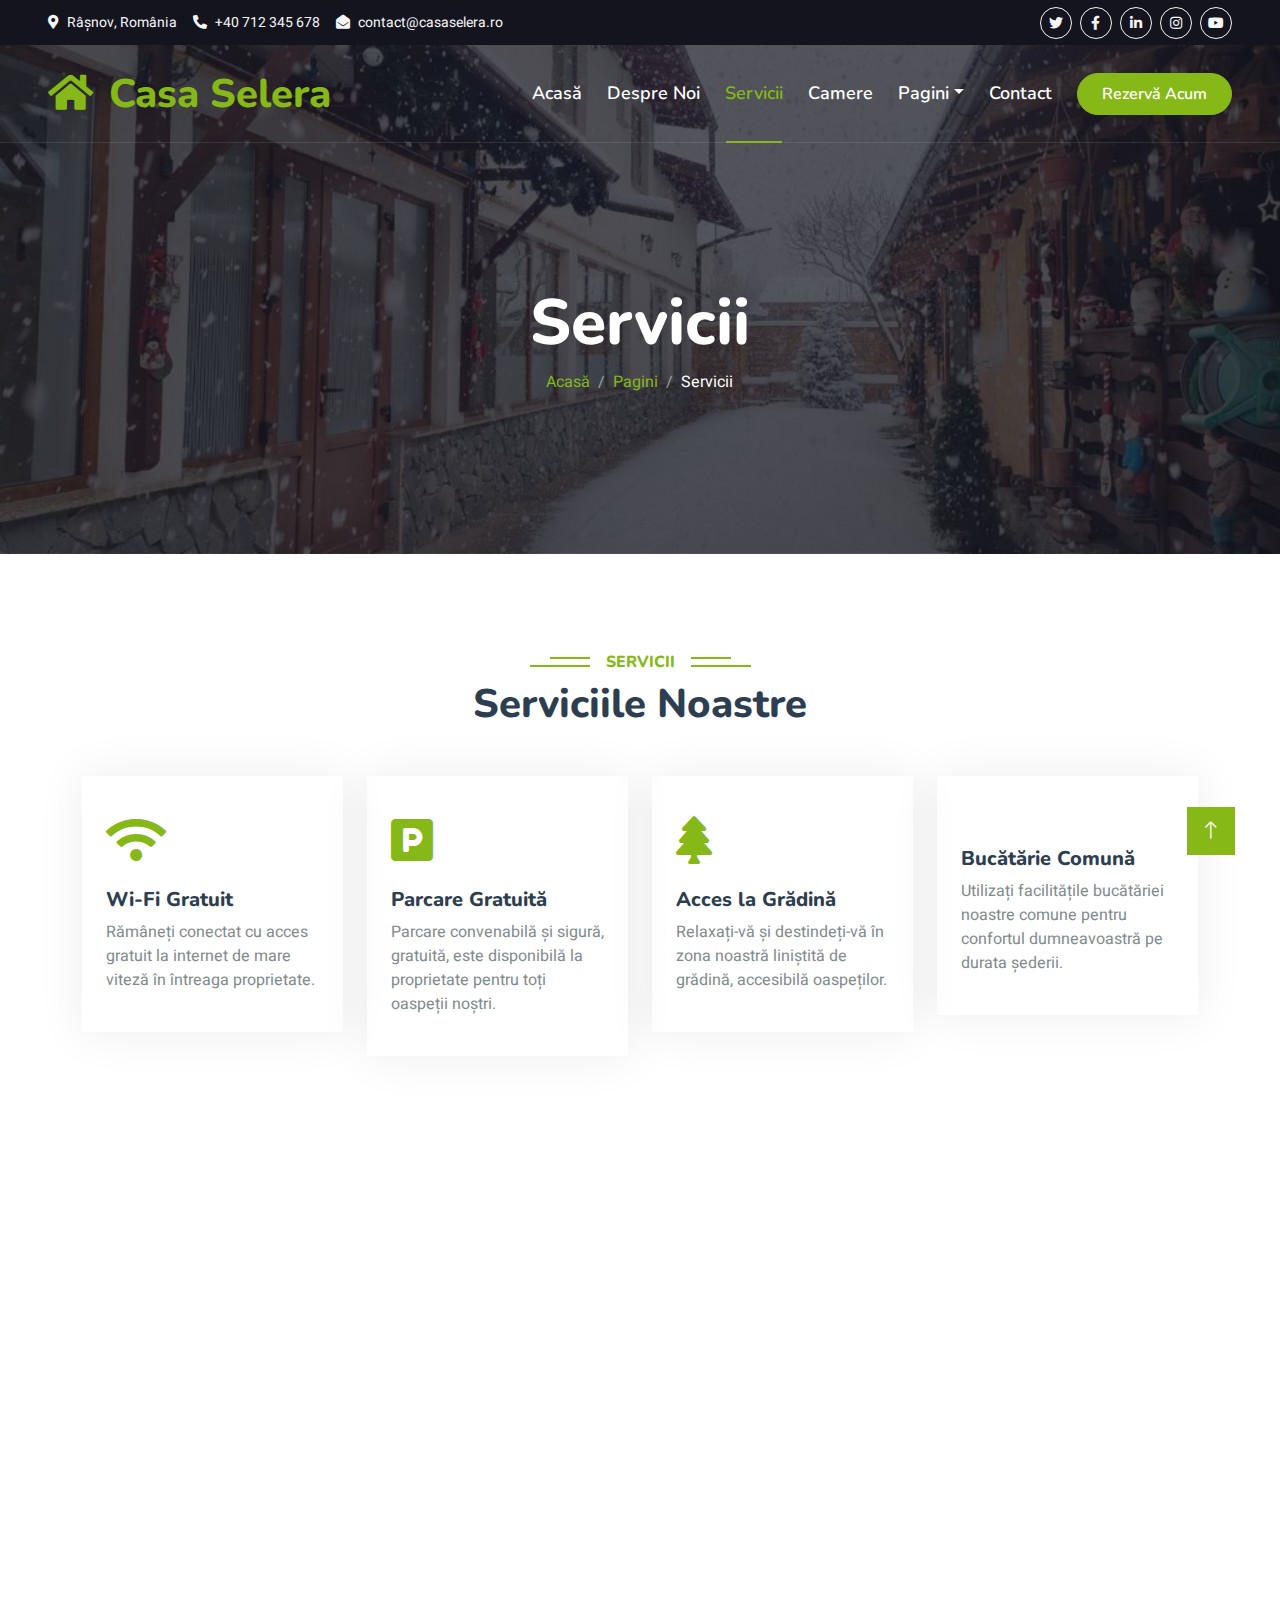
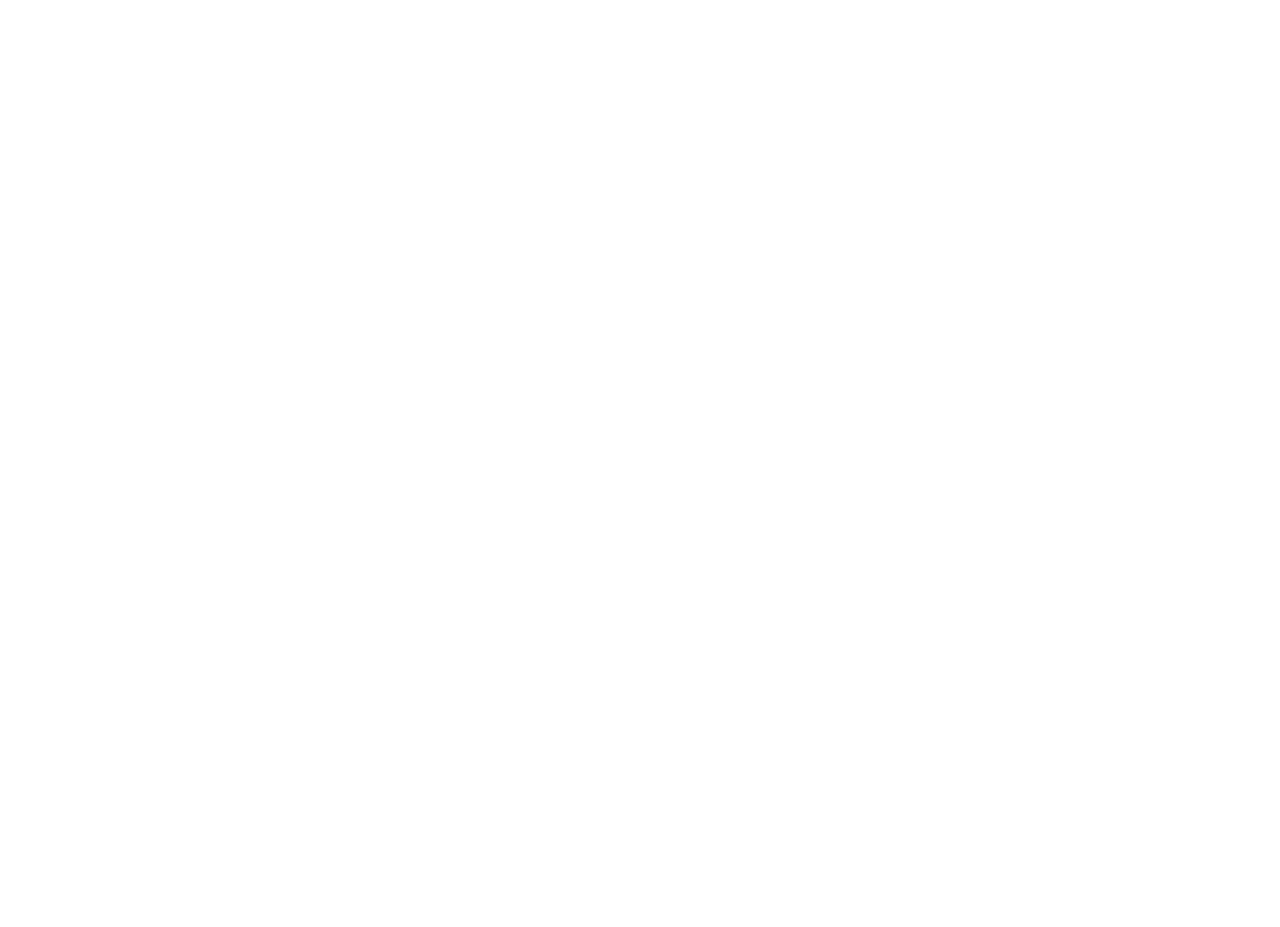
<file: service.html>
<!DOCTYPE html>
<html lang="ro">

<head>
    <meta charset="utf-8">
    <title>Servicii - Pensiunea Casa Selera Râșnov</title>
    <meta content="width=device-width, initial-scale=1.0" name="viewport">
    <meta content="pensiune, cazare, servicii, Râșnov, Rasnov, casa selera" name="keywords">
    <meta content="Descoperiți serviciile oferite la Pensiunea Casa Selera din Râșnov pentru un sejur confortabil." name="description">

    <!-- Favicon -->
    <link href="img/favicon.ico" rel="icon">

    <!-- Google Web Fonts -->
    <link rel="preconnect" href="https://fonts.googleapis.com">
    <link rel="preconnect" href="https://fonts.gstatic.com" crossorigin>
    <link href="https://fonts.googleapis.com/css2?family=Heebo:wght@400;500;600&family=Nunito:wght@600;700;800&display=swap" rel="stylesheet">

    <!-- Icon Font Stylesheet -->
    <link href="https://cdnjs.cloudflare.com/ajax/libs/font-awesome/5.10.0/css/all.min.css" rel="stylesheet">
    <link href="https://cdn.jsdelivr.net/npm/bootstrap-icons@1.4.1/font/bootstrap-icons.css" rel="stylesheet">

    <!-- Libraries Stylesheet -->
    <link href="lib/animate/animate.min.css" rel="stylesheet">
    <link href="lib/owlcarousel/assets/owl.carousel.min.css" rel="stylesheet">
    <link href="lib/tempusdominus/css/tempusdominus-bootstrap-4.min.css" rel="stylesheet" />

    <!-- Customized Bootstrap Stylesheet -->
    <link href="css/bootstrap.min.css" rel="stylesheet">

    <!-- Template Stylesheet -->
    <link href="css/style.css" rel="stylesheet">
</head>

<body>
    <!-- Spinner Start -->
    <div id="spinner" class="show bg-white position-fixed translate-middle w-100 vh-100 top-50 start-50 d-flex align-items-center justify-content-center">
        <div class="spinner-border text-primary" role="status">
            <span class="sr-only">Se încarcă...</span>
        </div>
    </div>
    <!-- Spinner End -->


    <!-- Topbar Start -->
    <div class="container-fluid bg-dark px-5 d-none d-lg-block">
        <div class="row gx-0">
            <div class="col-lg-8 text-center text-lg-start mb-2 mb-lg-0">
                <div class="d-inline-flex align-items-center topbar-info-wrapper">
                    <small class="me-3 text-light"><i class="fa fa-map-marker-alt me-2"></i>Râșnov, România</small>
                    <small class="me-3 text-light"><i class="fa fa-phone-alt me-2"></i>+40 712 345 678</small>
                    <small class="text-light"><i class="fa fa-envelope-open me-2"></i>contact@casaselera.ro</small>
                </div>
            </div>
            <div class="col-lg-4 text-center text-lg-end">
                <div class="d-inline-flex align-items-center topbar-social-wrapper">
                    <a class="btn btn-sm btn-outline-light btn-sm-square rounded-circle me-2" href="" aria-label="Vizitați-ne pe Twitter"><i class="fab fa-twitter fw-normal"></i></a>
                    <a class="btn btn-sm btn-outline-light btn-sm-square rounded-circle me-2" href="" aria-label="Vizitați-ne pe Facebook"><i class="fab fa-facebook-f fw-normal"></i></a>
                    <a class="btn btn-sm btn-outline-light btn-sm-square rounded-circle me-2" href="" aria-label="Vizitați-ne pe LinkedIn"><i class="fab fa-linkedin-in fw-normal"></i></a>
                    <a class="btn btn-sm btn-outline-light btn-sm-square rounded-circle me-2" href="" aria-label="Vizitați-ne pe Instagram"><i class="fab fa-instagram fw-normal"></i></a>
                    <a class="btn btn-sm btn-outline-light btn-sm-square rounded-circle" href="" aria-label="Vizitați-ne pe Youtube"><i class="fab fa-youtube fw-normal"></i></a>
                </div>
            </div>
        </div>
    </div>
    <!-- Topbar End -->


    <!-- Navbar & Hero Start -->
    <div class="container-fluid position-relative p-0">
        <nav class="navbar navbar-expand-lg navbar-light px-4 px-lg-5 py-3 py-lg-0">
            <a href="index.html" class="navbar-brand p-0">
                <h1 class="text-primary m-0"><i class="fa fa-home me-3"></i>Casa Selera</h1>
                <!-- <img src="img/logo.png" alt="Logo"> -->
            </a>
            <button class="navbar-toggler" type="button" data-bs-toggle="collapse" data-bs-target="#navbarCollapse" aria-label="Toggle navigation">
                <span class="fa fa-bars"></span>
            </button>
            <div class="collapse navbar-collapse" id="navbarCollapse">
                <div class="navbar-nav ms-auto py-0">
                    <a href="index.html" class="nav-item nav-link">Acasă</a>
                    <a href="about.html" class="nav-item nav-link">Despre Noi</a>
                    <a href="service.html" class="nav-item nav-link active">Servicii</a>
                    <a href="package.html" class="nav-item nav-link">Camere</a>
                    <div class="nav-item dropdown">
                        <a href="#" class="nav-link dropdown-toggle" data-bs-toggle="dropdown">Pagini</a>
                        <div class="dropdown-menu m-0">
                            <!-- <a href="destination.html" class="dropdown-item">Destinație</a> -->
                            <a href="booking.html" class="dropdown-item">Rezervări</a>
                            <!-- <a href="team.html" class="dropdown-item">Ghiduri Turistice</a> -->
                            <a href="testimonial.html" class="dropdown-item">Testimoniale</a>
                            <a href="attractions.html" class="dropdown-item">Atracții</a>
                            <a href="404.html" class="dropdown-item">Pagina 404</a>
                        </div>
                    </div>
                    <a href="contact.html" class="nav-item nav-link">Contact</a>
                </div>
                <a href="booking.html" class="btn btn-primary rounded-pill py-2 px-4">Rezervă Acum</a>
            </div>
        </nav>

        <div class="container-fluid py-5 mb-5 hero-header">
            <div class="container py-5">
                <div class="row justify-content-center py-5">
                    <div class="col-lg-10 pt-lg-5 mt-lg-5 text-center">
                        <h1 class="display-3 text-white animated slideInDown">Servicii</h1>
                        <nav aria-label="breadcrumb">
                            <ol class="breadcrumb justify-content-center">
                                <li class="breadcrumb-item"><a href="index.html">Acasă</a></li>
                                <li class="breadcrumb-item"><a href="#">Pagini</a></li>
                                <li class="breadcrumb-item text-white active" aria-current="page">Servicii</li>
                            </ol>
                        </nav>
                    </div>
                </div>
            </div>
        </div>
    </div>
    <!-- Navbar & Hero End -->


    <!-- Service Start -->
    <div class="container-xxl py-5">
        <div class="container">
            <div class="text-center wow fadeInUp" data-wow-delay="0.1s">
                <h6 class="section-title bg-white text-center text-primary px-3">Servicii</h6>
                <h1 class="mb-5">Serviciile Noastre</h1>
            </div>
            <div class="row g-4">
                <div class="col-lg-3 col-sm-6 wow fadeInUp" data-wow-delay="0.1s">
                    <div class="service-item rounded pt-3">
                        <div class="p-4">
                            <i class="fa fa-3x fa-wifi text-primary mb-4"></i>
                            <h5>Wi-Fi Gratuit</h5>
                            <p>Rămâneți conectat cu acces gratuit la internet de mare viteză în întreaga proprietate.</p>
                        </div>
                    </div>
                </div>
                <div class="col-lg-3 col-sm-6 wow fadeInUp" data-wow-delay="0.3s">
                    <div class="service-item rounded pt-3">
                        <div class="p-4">
                            <i class="fa fa-3x fa-parking text-primary mb-4"></i>
                            <h5>Parcare Gratuită</h5>
                            <p>Parcare convenabilă și sigură, gratuită, este disponibilă la proprietate pentru toți oaspeții noștri.</p>
                        </div>
                    </div>
                </div>
                <div class="col-lg-3 col-sm-6 wow fadeInUp" data-wow-delay="0.5s">
                    <div class="service-item rounded pt-3">
                        <div class="p-4">
                            <i class="fa fa-3x fa-tree text-primary mb-4"></i>
                            <h5>Acces la Grădină</h5>
                            <p>Relaxați-vă și destindeți-vă în zona noastră liniștită de grădină, accesibilă oaspeților.</p>
                        </div>
                    </div>
                </div>
                <div class="col-lg-3 col-sm-6 wow fadeInUp" data-wow-delay="0.7s">
                    <div class="service-item rounded pt-3">
                        <div class="p-4">
                            <i class="fa fa-3x fa-kitchen-set text-primary mb-4"></i>
                            <h5>Bucătărie Comună</h5>
                            <p>Utilizați facilitățile bucătăriei noastre comune pentru confortul dumneavoastră pe durata șederii.</p>
                        </div>
                    </div>
                </div>
                <div class="col-lg-3 col-sm-6 wow fadeInUp" data-wow-delay="0.1s">
                    <div class="service-item rounded pt-3">
                        <div class="p-4">
                            <i class="fa fa-3x fa-shield-alt text-primary mb-4"></i>
                            <h5>Securitate 24/7</h5>
                            <p>Siguranța dumneavoastră este importantă; oferim securitate pe tot parcursul zilei pentru liniștea dumneavoastră.</p>
                        </div>
                    </div>
                </div>
                <div class="col-lg-3 col-sm-6 wow fadeInUp" data-wow-delay="0.3s">
                    <div class="service-item rounded pt-3">
                        <div class="p-4">
                            <i class="fa fa-3x fa-briefcase text-primary mb-4"></i>
                            <h5>Depozitare Bagaje</h5>
                            <p>Oferim depozitare sigură pentru bagaje dacă ajungeți devreme sau plecați târziu.</p>
                        </div>
                    </div>
                </div>
                <div class="col-lg-3 col-sm-6 wow fadeInUp" data-wow-delay="0.5s">
                    <div class="service-item rounded pt-3">
                        <div class="p-4">
                            <i class="fa fa-3x fa-bath text-primary mb-4"></i>
                            <h5>Articole de Toaletă Gratuite</h5>
                            <p>Articole de toaletă gratuite sunt furnizate în fiecare baie pentru confortul dumneavoastră.</p>
                        </div>
                    </div>
                </div>
                <div class="col-lg-3 col-sm-6 wow fadeInUp" data-wow-delay="0.7s">
                    <div class="service-item rounded pt-3">
                        <div class="p-4">
                            <i class="fa fa-3x fa-wind text-primary mb-4"></i>
                            <h5>Uscător de Păr Disponibil</h5>
                            <p>Un uscător de păr este disponibil pentru utilizarea oaspeților.</p>
                        </div>
                    </div>
                </div>
            </div>
        </div>
    </div>
    <!-- Service End -->


    <!-- Testimonial Start -->
    <div class="container-xxl py-5 wow fadeInUp" data-wow-delay="0.1s">
        <div class="container">
            <div class="text-center">
                <h6 class="section-title bg-white text-center text-primary px-3">Testimoniale</h6>
                <h1 class="mb-5">Ce Spun Oaspeții Noștri! (Rating Excepțional 9.8/10 pe Booking.com)</h1>
            </div>
            <div class="owl-carousel testimonial-carousel position-relative">
                <div class="testimonial-item bg-white text-center border p-4">
                    <img class="bg-white rounded-circle shadow p-1 mx-auto mb-3 testimonial-img" src="img/testimonial-1.jpg" alt="Testimonial Oaspete 1">
                    <h5 class="mb-0">Oaspete A</h5>
                    <p>România</p>
                    <p class="mb-0">"Locație excepțională și proprietate foarte curată. Recomand cu căldură pentru un sejur în Râșnov!"</p>
                </div>
                <div class="testimonial-item bg-white text-center border p-4">
                    <img class="bg-white rounded-circle shadow p-1 mx-auto mb-3 testimonial-img" src="img/testimonial-2.jpg" alt="Testimonial Oaspete 2">
                    <h5 class="mb-0">Oaspete B</h5>
                    <p>Germania</p>
                    <p class="mt-2 mb-0">"Gazde minunate și o cameră foarte confortabilă. Grădina este frumoasă. O bază excelentă pentru explorarea zonei."</p>
                </div>
                <div class="testimonial-item bg-white text-center border p-4">
                    <img class="bg-white rounded-circle shadow p-1 mx-auto mb-3 testimonial-img" src="img/testimonial-3.jpg" alt="Testimonial Oaspete 3">
                    <h5 class="mb-0">Oaspete C</h5>
                    <p>Marea Britanie</p>
                    <p class="mt-2 mb-0">"Ne-a plăcut șederea la Casa Selera. Parcarea gratuită a fost convenabilă, iar WiFi-ul a fost fiabil. Raport calitate-preț excelent."</p>
                </div>
                <div class="testimonial-item bg-white text-center border p-4">
                    <img class="bg-white rounded-circle shadow p-1 mx-auto mb-3 testimonial-img" src="img/testimonial-4.jpg" alt="Testimonial Oaspete 4">
                    <h5 class="mb-0">Oaspete D</h5>
                    <p>România</p>
                    <p class="mt-2 mb-0">"Curat, liniștit și perfect localizat. Bucătăria comună a fost un bonus. Cu siguranță vom reveni aici."</p>
                </div>
            </div>
        </div>
    </div>
    <!-- Testimonial End -->
        

    <!-- Footer Start -->
    <div class="container-fluid bg-dark text-light footer pt-5 mt-5 wow fadeIn" data-wow-delay="0.1s">
        <div class="container py-5">
            <div class="row g-5">
                <div class="col-lg-3 col-md-6">
                    <h4 class="text-white mb-3">Casa Selera</h4>
                    <a class="btn btn-link" href="about.html">Despre Noi</a>
                    <a class="btn btn-link" href="contact.html">Contactați-ne</a>
                    <a class="btn btn-link" href="">Politică de Confidențialitate</a>
                    <a class="btn btn-link" href="">Termeni și Condiții</a>
                    <a class="btn btn-link" href="">Întrebări Frecvente și Ajutor</a>
                </div>
                <div class="col-lg-3 col-md-6">
                    <h4 class="text-white mb-3">Contact</h4>
                    <p class="mb-2"><i class="fa fa-map-marker-alt me-3"></i>Râșnov, România</small>
                    <p class="mb-2"><i class="fa fa-phone-alt me-3"></i>+40 712 345 678</small>
                    <p class="mb-2"><i class="fa fa-envelope me-3"></i>contact@casaselera.ro</small>
                    <div class="d-flex pt-2">
                        <a class="btn btn-outline-light btn-social" href="" aria-label="Vizitați-ne pe Twitter"><i class="fab fa-twitter"></i></a>
                        <a class="btn btn-outline-light btn-social" href="" aria-label="Vizitați-ne pe Facebook"><i class="fab fa-facebook-f"></i></a>
                        <a class="btn btn-outline-light btn-social" href="" aria-label="Vizitați-ne pe Youtube"><i class="fab fa-youtube"></i></a>
                        <a class="btn btn-outline-light btn-social" href="" aria-label="Vizitați-ne pe LinkedIn"><i class="fab fa-linkedin-in"></i></a>
                    </div>
                </div>
                <div class="col-lg-3 col-md-6">
                    <h4 class="text-white mb-3">Linkuri Rapide</h4>
                    <a class="btn btn-link" href="index.html">Acasă</a>
                    <a class="btn btn-link" href="service.html">Servicii</a>
                    <a class="btn btn-link" href="package.html">Camere</a>
                    <a class="btn btn-link" href="booking.html">Rezervări</a>
                    <a class="btn btn-link" href="testimonial.html">Testimoniale</a>
                </div>
                <div class="col-lg-3 col-md-6">
                    <h4 class="text-white mb-3">Newsletter</h4>
                    <p>Înscrieți-vă pentru oferte speciale și noutăți de la Casa Selera.</p>
                    <div class="position-relative mx-auto newsletter-input-wrapper">
                        <input class="form-control border-primary w-100 py-3 ps-4 pe-5" type="text" placeholder="Emailul dumneavoastră">
                        <button type="button" class="btn btn-primary py-2 position-absolute top-0 end-0 mt-2 me-2">Abonați-vă</button>
                    </div>
                </div>
            </div>
        </div>
        <div class="container">
            <div class="copyright">
                <div class="row">
                    <div class="col-md-6 text-center text-md-start mb-3 mb-md-0">
                        &copy; <a class="border-bottom" href="#">Casa Selera</a>, Toate Drepturile Rezervate.

                        Proiectat de Ivan Andrei prin <a class="border-bottom" href="https://digitechsync.com/">Digitech Sync SRL</a>
                    </div>
                    <div class="col-md-6 text-center text-md-end">
                        <div class="footer-menu">
                            <a href="index.html">Acasă</a>
                            <a href="">Cookie-uri</a>
                            <a href="">Ajutor</a>
                            <a href="">Întrebări Frecvente</a>
                        </div>
                    </div>
                </div>
            </div>
        </div>
    </div>
    <!-- Footer End -->


    <!-- Back to Top -->
    <a href="#" class="btn btn-lg btn-primary btn-lg-square back-to-top" aria-label="Înapoi sus"><i class="bi bi-arrow-up"></i></a>


    <!-- JavaScript Libraries -->
    <script src="https://code.jquery.com/jquery-3.4.1.min.js"></script>
    <script src="https://cdn.jsdelivr.net/npm/bootstrap@5.0.0/dist/js/bootstrap.bundle.min.js"></script>
    <script src="lib/wow/wow.min.js"></script>
    <script src="lib/easing/easing.min.js"></script>
    <script src="lib/waypoints/waypoints.min.js"></script>
    <script src="lib/owlcarousel/owl.carousel.min.js"></script>
    <script src="lib/tempusdominus/js/moment.min.js"></script>
    <script src="lib/tempusdominus/js/moment-timezone.min.js"></script>
    <script src="lib/tempusdominus/js/tempusdominus-bootstrap-4.min.js"></script>

    <!-- Template Javascript -->
    <script src="js/main.js"></script>
</body>

</html>
</file>
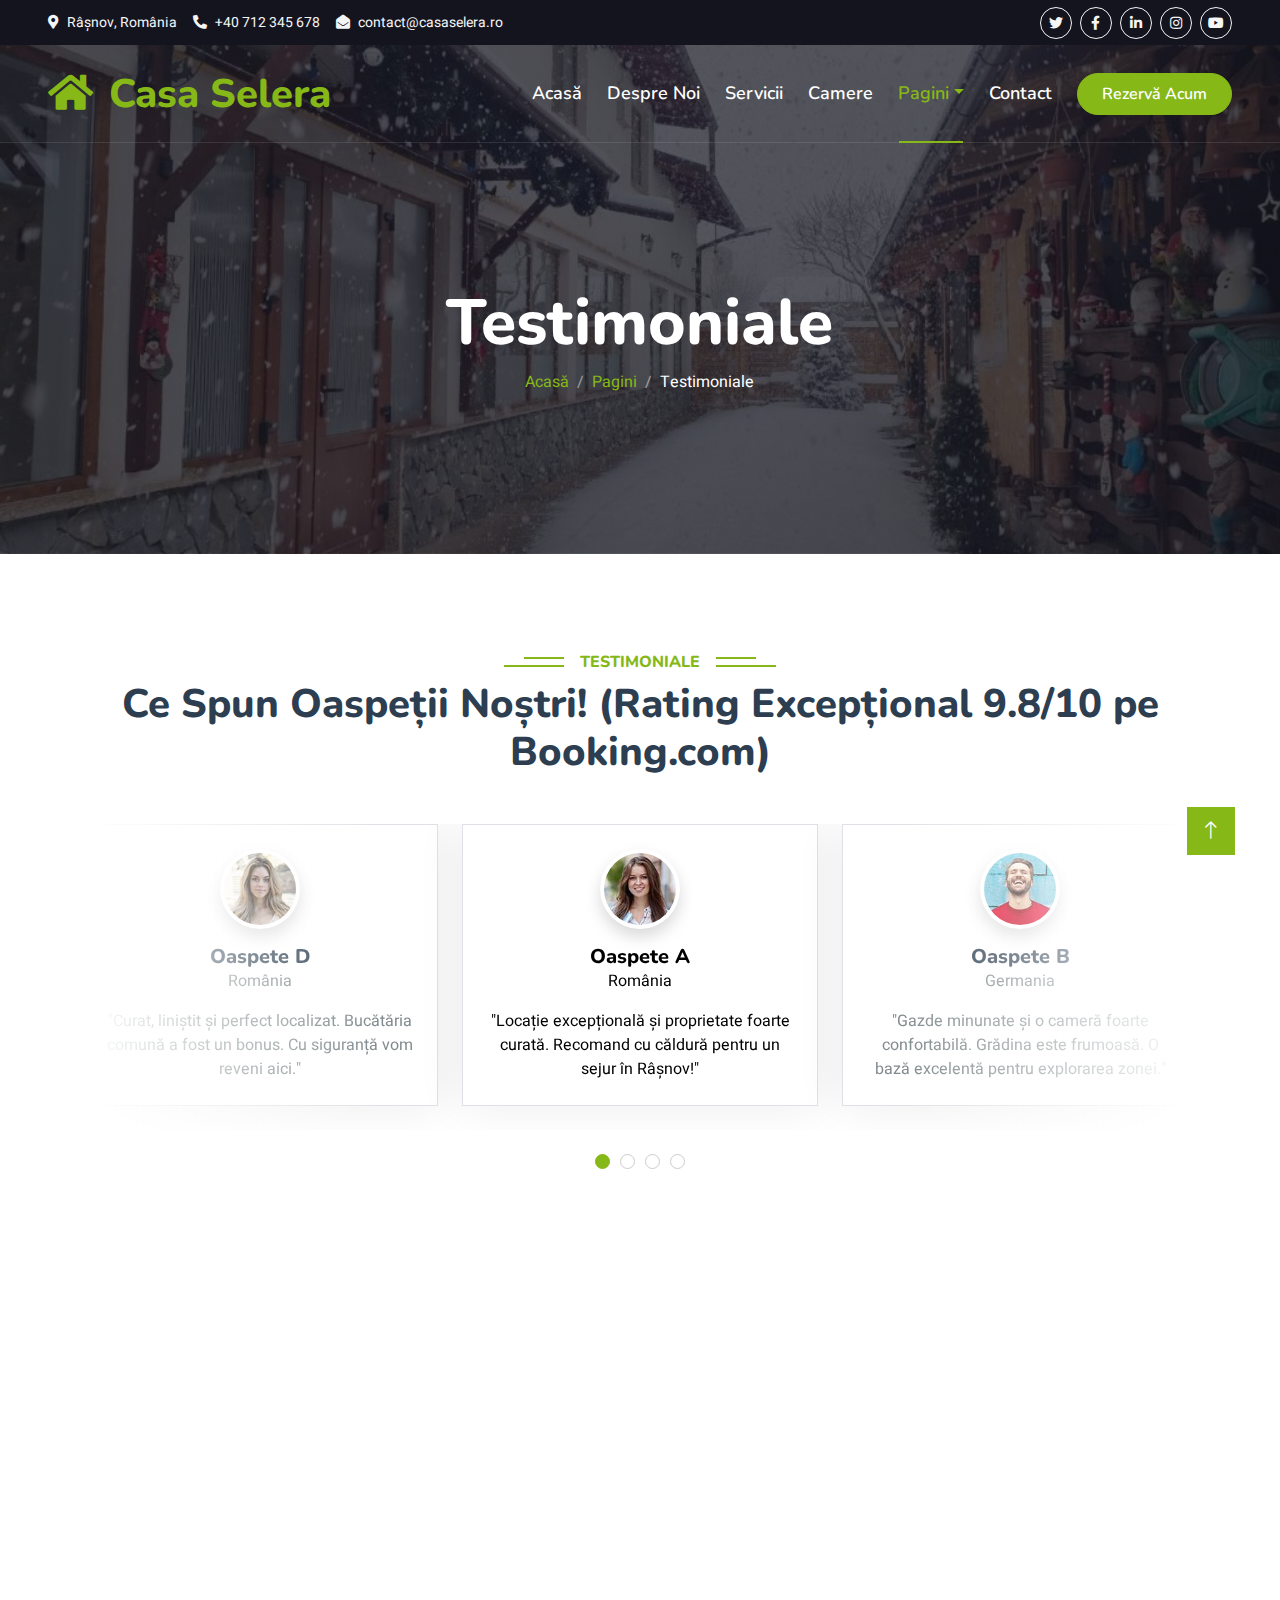
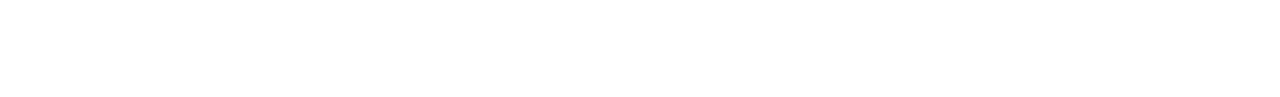
<file: testimonial.html>
<!DOCTYPE html>
<html lang="ro">

<head>
    <meta charset="utf-8">
    <title>Testimoniale - Pensiunea Casa Selera Râșnov</title>
    <meta content="width=device-width, initial-scale=1.0" name="viewport">
    <meta content="testimoniale, recenzii, pensiune, cazare, Râșnov, Rasnov, casa selera" name="keywords">
    <meta content="Citiți ce spun oaspeții despre șederea lor la Pensiunea Casa Selera din Râșnov." name="description">

    <!-- Favicon -->
    <link href="img/favicon.ico" rel="icon">

    <!-- Google Web Fonts -->
    <link rel="preconnect" href="https://fonts.googleapis.com">
    <link rel="preconnect" href="https://fonts.gstatic.com" crossorigin>
    <link href="https://fonts.googleapis.com/css2?family=Heebo:wght@400;500;600&family=Nunito:wght@600;700;800&display=swap" rel="stylesheet">

    <!-- Icon Font Stylesheet -->
    <link href="https://cdnjs.cloudflare.com/ajax/libs/font-awesome/5.10.0/css/all.min.css" rel="stylesheet">
    <link href="https://cdn.jsdelivr.net/npm/bootstrap-icons@1.4.1/font/bootstrap-icons.css" rel="stylesheet">

    <!-- Libraries Stylesheet -->
    <link href="lib/animate/animate.min.css" rel="stylesheet">
    <link href="lib/owlcarousel/assets/owl.carousel.min.css" rel="stylesheet">
    <link href="lib/tempusdominus/css/tempusdominus-bootstrap-4.min.css" rel="stylesheet" />

    <!-- Customized Bootstrap Stylesheet -->
    <link href="css/bootstrap.min.css" rel="stylesheet">

    <!-- Template Stylesheet -->
    <link href="css/style.css" rel="stylesheet">
</head>

<body>
    <!-- Spinner Start -->
    <div id="spinner" class="show bg-white position-fixed translate-middle w-100 vh-100 top-50 start-50 d-flex align-items-center justify-content-center">
        <div class="spinner-border text-primary" role="status">
            <span class="sr-only">Se încarcă...</span>
        </div>
    </div>
    <!-- Spinner End -->


    <!-- Topbar Start -->
    <div class="container-fluid bg-dark px-5 d-none d-lg-block">
        <div class="row gx-0">
            <div class="col-lg-8 text-center text-lg-start mb-2 mb-lg-0">
                <div class="d-inline-flex align-items-center topbar-info-wrapper">
                    <small class="me-3 text-light"><i class="fa fa-map-marker-alt me-2"></i>Râșnov, România</small>
                    <small class="me-3 text-light"><i class="fa fa-phone-alt me-2"></i>+40 712 345 678</small>
                    <small class="text-light"><i class="fa fa-envelope-open me-2"></i>contact@casaselera.ro</small>
                </div>
            </div>
            <div class="col-lg-4 text-center text-lg-end">
                <div class="d-inline-flex align-items-center topbar-social-wrapper">
                    <a class="btn btn-sm btn-outline-light btn-sm-square rounded-circle me-2" href="" aria-label="Vizitați-ne pe Twitter"><i class="fab fa-twitter fw-normal"></i></a>
                    <a class="btn btn-sm btn-outline-light btn-sm-square rounded-circle me-2" href="" aria-label="Vizitați-ne pe Facebook"><i class="fab fa-facebook-f fw-normal"></i></a>
                    <a class="btn btn-sm btn-outline-light btn-sm-square rounded-circle me-2" href="" aria-label="Vizitați-ne pe LinkedIn"><i class="fab fa-linkedin-in fw-normal"></i></a>
                    <a class="btn btn-sm btn-outline-light btn-sm-square rounded-circle me-2" href="" aria-label="Vizitați-ne pe Instagram"><i class="fab fa-instagram fw-normal"></i></a>
                    <a class="btn btn-sm btn-outline-light btn-sm-square rounded-circle" href="" aria-label="Vizitați-ne pe Youtube"><i class="fab fa-youtube fw-normal"></i></a>
                </div>
            </div>
        </div>
    </div>
    <!-- Topbar End -->


    <!-- Navbar & Hero Start -->
    <div class="container-fluid position-relative p-0">
        <nav class="navbar navbar-expand-lg navbar-light px-4 px-lg-5 py-3 py-lg-0">
            <a href="index.html" class="navbar-brand p-0">
                <h1 class="text-primary m-0"><i class="fa fa-home me-3"></i>Casa Selera</h1>
                <!-- <img src="img/logo.png" alt="Logo"> -->
            </a>
            <button class="navbar-toggler" type="button" data-bs-toggle="collapse" data-bs-target="#navbarCollapse" aria-label="Toggle navigation">
                <span class="fa fa-bars"></span>
            </button>
            <div class="collapse navbar-collapse" id="navbarCollapse">
                <div class="navbar-nav ms-auto py-0">
                    <a href="index.html" class="nav-item nav-link">Acasă</a>
                    <a href="about.html" class="nav-item nav-link">Despre Noi</a>
                    <a href="service.html" class="nav-item nav-link">Servicii</a>
                    <a href="package.html" class="nav-item nav-link">Camere</a>
                    <div class="nav-item dropdown">
                        <a href="#" class="nav-link dropdown-toggle active" data-bs-toggle="dropdown">Pagini</a>
                        <div class="dropdown-menu m-0">
                            <!-- <a href="destination.html" class="dropdown-item">Destinație</a> -->
                            <a href="booking.html" class="dropdown-item">Rezervări</a>
                            <!-- <a href="team.html" class="dropdown-item">Ghiduri Turistice</a> -->
                            <a href="testimonial.html" class="dropdown-item active">Testimoniale</a>
                            <a href="attractions.html" class="dropdown-item">Atracții</a>
                            <a href="404.html" class="dropdown-item">Pagina 404</a>
                        </div>
                    </div>
                    <a href="contact.html" class="nav-item nav-link">Contact</a>
                </div>
                <a href="booking.html" class="btn btn-primary rounded-pill py-2 px-4">Rezervă Acum</a>
            </div>
        </nav>

        <div class="container-fluid py-5 mb-5 hero-header">
            <div class="container py-5">
                <div class="row justify-content-center py-5">
                    <div class="col-lg-10 pt-lg-5 mt-lg-5 text-center">
                        <h1 class="display-3 text-white animated slideInDown">Testimoniale</h1>
                        <nav aria-label="breadcrumb">
                            <ol class="breadcrumb justify-content-center">
                                <li class="breadcrumb-item"><a href="index.html">Acasă</a></li>
                                <li class="breadcrumb-item"><a href="#">Pagini</a></li>
                                <li class="breadcrumb-item text-white active" aria-current="page">Testimoniale</li>
                            </ol>
                        </nav>
                    </div>
                </div>
            </div>
        </div>
    </div>
    <!-- Navbar & Hero End -->


    <!-- Testimonial Start -->
    <div class="container-xxl py-5 wow fadeInUp" data-wow-delay="0.1s">
        <div class="container">
            <div class="text-center">
                <h6 class="section-title bg-white text-center text-primary px-3">Testimoniale</h6>
                <h1 class="mb-5">Ce Spun Oaspeții Noștri! (Rating Excepțional 9.8/10 pe Booking.com)</h1>
            </div>
            <div class="owl-carousel testimonial-carousel position-relative">
                <div class="testimonial-item bg-white text-center border p-4">
                    <img class="bg-white rounded-circle shadow p-1 mx-auto mb-3 testimonial-img" src="img/testimonial-1.jpg" alt="Testimonial Oaspete 1">
                    <h5 class="mb-0">Oaspete A</h5>
                    <p>România</p>
                    <p class="mb-0">"Locație excepțională și proprietate foarte curată. Recomand cu căldură pentru un sejur în Râșnov!"</p>
                </div>
                <div class="testimonial-item bg-white text-center border p-4">
                    <img class="bg-white rounded-circle shadow p-1 mx-auto mb-3 testimonial-img" src="img/testimonial-2.jpg" alt="Testimonial Oaspete 2">
                    <h5 class="mb-0">Oaspete B</h5>
                    <p>Germania</p>
                    <p class="mt-2 mb-0">"Gazde minunate și o cameră foarte confortabilă. Grădina este frumoasă. O bază excelentă pentru explorarea zonei."</p>
                </div>
                <div class="testimonial-item bg-white text-center border p-4">
                    <img class="bg-white rounded-circle shadow p-1 mx-auto mb-3 testimonial-img" src="img/testimonial-3.jpg" alt="Testimonial Oaspete 3">
                    <h5 class="mb-0">Oaspete C</h5>
                    <p>Marea Britanie</p>
                    <p class="mt-2 mb-0">"Ne-a plăcut șederea la Casa Selera. Parcarea gratuită a fost convenabilă, iar WiFi-ul a fost fiabil. Raport calitate-preț excelent."</p>
                </div>
                <div class="testimonial-item bg-white text-center border p-4">
                    <img class="bg-white rounded-circle shadow p-1 mx-auto mb-3 testimonial-img" src="img/testimonial-4.jpg" alt="Testimonial Oaspete 4">
                    <h5 class="mb-0">Oaspete D</h5>
                    <p>România</p>
                    <p class="mt-2 mb-0">"Curat, liniștit și perfect localizat. Bucătăria comună a fost un bonus. Cu siguranță vom reveni aici."</p>
                </div>
            </div>
        </div>
    </div>
    <!-- Testimonial End -->
        

    <!-- Footer Start -->
    <div class="container-fluid bg-dark text-light footer pt-5 mt-5 wow fadeIn" data-wow-delay="0.1s">
        <div class="container py-5">
            <div class="row g-5">
                <div class="col-lg-3 col-md-6">
                    <h4 class="text-white mb-3">Casa Selera</h4>
                    <a class="btn btn-link" href="about.html">Despre Noi</a>
                    <a class="btn btn-link" href="contact.html">Contactați-ne</a>
                    <a class="btn btn-link" href="">Politică de Confidențialitate</a>
                    <a class="btn btn-link" href="">Termeni și Condiții</a>
                    <a class="btn btn-link" href="">Întrebări Frecvente și Ajutor</a>
                </div>
                <div class="col-lg-3 col-md-6">
                    <h4 class="text-white mb-3">Contact</h4>
                    <p class="mb-2"><i class="fa fa-map-marker-alt me-3"></i>Râșnov, România</small>
                    <p class="mb-2"><i class="fa fa-phone-alt me-3"></i>+40 712 345 678</small>
                    <p class="mb-2"><i class="fa fa-envelope me-3"></i>contact@casaselera.ro</small>
                    <div class="d-flex pt-2">
                        <a class="btn btn-outline-light btn-social" href="" aria-label="Vizitați-ne pe Twitter"><i class="fab fa-twitter"></i></a>
                        <a class="btn btn-outline-light btn-social" href="" aria-label="Vizitați-ne pe Facebook"><i class="fab fa-facebook-f"></i></a>
                        <a class="btn btn-outline-light btn-social" href="" aria-label="Vizitați-ne pe Youtube"><i class="fab fa-youtube"></i></a>
                        <a class="btn btn-outline-light btn-social" href="" aria-label="Vizitați-ne pe LinkedIn"><i class="fab fa-linkedin-in"></i></a>
                    </div>
                </div>
                <div class="col-lg-3 col-md-6">
                    <h4 class="text-white mb-3">Linkuri Rapide</h4>
                    <a class="btn btn-link" href="index.html">Acasă</a>
                    <a class="btn btn-link" href="service.html">Servicii</a>
                    <a class="btn btn-link" href="package.html">Camere</a>
                    <a class="btn btn-link" href="booking.html">Rezervări</a>
                    <a class="btn btn-link" href="testimonial.html">Testimoniale</a>
                </div>
                <div class="col-lg-3 col-md-6">
                    <h4 class="text-white mb-3">Newsletter</h4>
                    <p>Înscrieți-vă pentru oferte speciale și noutăți de la Casa Selera.</p>
                    <div class="position-relative mx-auto newsletter-input-wrapper">
                        <input class="form-control border-primary w-100 py-3 ps-4 pe-5" type="text" placeholder="Emailul dumneavoastră">
                        <button type="button" class="btn btn-primary py-2 position-absolute top-0 end-0 mt-2 me-2">Abonați-vă</button>
                    </div>
                </div>
            </div>
        </div>
        <div class="container">
            <div class="copyright">
                <div class="row">
                    <div class="col-md-6 text-center text-md-start mb-3 mb-md-0">
                        &copy; <a class="border-bottom" href="#">Casa Selera</a>, Toate Drepturile Rezervate.

                        Proiectat de Ivan Andrei prin <a class="border-bottom" href="https://digitechsync.com/">Digitech Sync SRL</a>
                    </div>
                    <div class="col-md-6 text-center text-md-end">
                        <div class="footer-menu">
                            <a href="index.html">Acasă</a>
                            <a href="">Cookie-uri</a>
                            <a href="">Ajutor</a>
                            <a href="">Întrebări Frecvente</a>
                        </div>
                    </div>
                </div>
            </div>
        </div>
    </div>
    <!-- Footer End -->


    <!-- Back to Top -->
    <a href="#" class="btn btn-lg btn-primary btn-lg-square back-to-top" aria-label="Înapoi sus"><i class="bi bi-arrow-up"></i></a>


    <!-- JavaScript Libraries -->
    <script src="https://code.jquery.com/jquery-3.4.1.min.js"></script>
    <script src="https://cdn.jsdelivr.net/npm/bootstrap@5.0.0/dist/js/bootstrap.bundle.min.js"></script>
    <script src="lib/wow/wow.min.js"></script>
    <script src="lib/easing/easing.min.js"></script>
    <script src="lib/waypoints/waypoints.min.js"></script>
    <script src="lib/owlcarousel/owl.carousel.min.js"></script>
    <script src="lib/tempusdominus/js/moment.min.js"></script>
    <script src="lib/tempusdominus/js/moment-timezone.min.js"></script>
    <script src="lib/tempusdominus/js/tempusdominus-bootstrap-4.min.js"></script>

    <!-- Template Javascript -->
    <script src="js/main.js"></script>
</body>

</html>
</file>
<file: css/style.css>
/********** Template CSS **********/
:root {
    --primary: #86B817;
    --secondary: #FE8800;
    --light: #F5F5F5;
    --dark: #14141F;
}

.fw-medium {
    font-weight: 600 !important;
}

.fw-semi-bold {
    font-weight: 700 !important;
}

.back-to-top {
    position: fixed;
    display: none;
    right: 45px;
    bottom: 45px;
    z-index: 99;
}


/*** Spinner ***/
#spinner {
    opacity: 0;
    visibility: hidden;
    transition: opacity .5s ease-out, visibility 0s linear .5s;
    z-index: 99999;
}

#spinner.show {
    transition: opacity .5s ease-out, visibility 0s linear 0s;
    visibility: visible;
    opacity: 1;
}


/*** Button ***/
.btn {
    font-family: 'Nunito', sans-serif;
    font-weight: 600;
    transition: .5s;
}

.btn.btn-primary,
.btn.btn-secondary {
    color: #FFFFFF;
}

.btn-square {
    width: 38px;
    height: 38px;
}

.btn-sm-square {
    width: 32px;
    height: 32px;
}

.btn-lg-square {
    width: 48px;
    height: 48px;
}

.btn-square,
.btn-sm-square,
.btn-lg-square {
    padding: 0;
    display: flex;
    align-items: center;
    justify-content: center;
    font-weight: normal;
    border-radius: 0px;
}


/*** Navbar ***/
.navbar-light .navbar-nav .nav-link {
    font-family: 'Nunito', sans-serif;
    position: relative;
    margin-right: 25px;
    padding: 35px 0;
    color: #FFFFFF !important;
    font-size: 18px;
    font-weight: 600;
    outline: none;
    transition: .5s;
}

.sticky-top.navbar-light .navbar-nav .nav-link {
    padding: 20px 0;
    color: var(--dark) !important;
}

.navbar-light .navbar-nav .nav-link:hover,
.navbar-light .navbar-nav .nav-link.active {
    color: var(--primary) !important;
}

.navbar-light .navbar-brand img {
    max-height: 60px;
    transition: .5s;
}

.sticky-top.navbar-light .navbar-brand img {
    max-height: 45px;
}

@media (max-width: 991.98px) {
    .sticky-top.navbar-light {
        position: relative;
        background: #FFFFFF;
    }

    .navbar-light .navbar-collapse {
        margin-top: 15px;
        border-top: 1px solid #DDDDDD;
    }

    .navbar-light .navbar-nav .nav-link,
    .sticky-top.navbar-light .navbar-nav .nav-link {
        padding: 10px 0;
        margin-left: 0;
        color: var(--dark) !important;
    }

    .navbar-light .navbar-brand img {
        max-height: 45px;
    }
}

@media (min-width: 992px) {
    .navbar-light {
        position: absolute;
        width: 100%;
        top: 0;
        left: 0;
        border-bottom: 1px solid rgba(256, 256, 256, .1);
        z-index: 999;
    }
    
    .sticky-top.navbar-light {
        position: fixed;
        background: #FFFFFF;
    }

    .navbar-light .navbar-nav .nav-link::before {
        position: absolute;
        content: "";
        width: 0;
        height: 2px;
        bottom: -1px;
        left: 50%;
        background: var(--primary);
        transition: .5s;
    }

    .navbar-light .navbar-nav .nav-link:hover::before,
    .navbar-light .navbar-nav .nav-link.active::before {
        width: calc(100% - 2px);
        left: 1px;
    }

    .navbar-light .navbar-nav .nav-link.nav-contact::before {
        display: none;
    }
}


/*** Hero Header ***/
.hero-header {
    background: linear-gradient(rgba(20, 20, 31, .7), rgba(20, 20, 31, .7)), url(../img/selera-yard-snow.jpg);
    background-position: center center;
    background-repeat: no-repeat;
    background-size: cover;
}

.breadcrumb-item + .breadcrumb-item::before {
    color: rgba(255, 255, 255, .5);
}


/*** Section Title ***/
.section-title {
    position: relative;
    display: inline-block;
    text-transform: uppercase;
}

.section-title::before {
    position: absolute;
    content: "";
    width: calc(100% + 80px);
    height: 2px;
    top: 4px;
    left: -40px;
    background: var(--primary);
    z-index: -1;
}

.section-title::after {
    position: absolute;
    content: "";
    width: calc(100% + 120px);
    height: 2px;
    bottom: 5px;
    left: -60px;
    background: var(--primary);
    z-index: -1;
}

.section-title.text-start::before {
    width: calc(100% + 40px);
    left: 0;
}

.section-title.text-start::after {
    width: calc(100% + 60px);
    left: 0;
}


/*** Service ***/
.service-item {
    box-shadow: 0 0 45px rgba(0, 0, 0, .08);
    transition: .5s;
}

.service-item:hover {
    background: var(--primary);
}

.service-item * {
    transition: .5s;
}

.service-item:hover * {
    color: var(--light) !important;
}


/*** Destination ***/
.destination img {
    transition: .5s;
}

.destination a:hover img {
    transform: scale(1.1);
}


/*** Package ***/
.package-item {
    box-shadow: 0 0 45px rgba(0, 0, 0, .08);
}

.package-item img {
    transition: .5s;
}

.package-item:hover img {
    transform: scale(1.1);
}


/*** Booking ***/
.booking {
    background: linear-gradient(rgba(15, 23, 43, .7), rgba(15, 23, 43, .7)), url(../img/rasnov-cetate-booking.jpg);
    background-position: center center;
    background-repeat: no-repeat;
    background-size: cover;
}



/*** Testimonial ***/
.testimonial-carousel::before {
    position: absolute;
    content: "";
    top: 0;
    left: 0;
    height: 100%;
    width: 0;
    background: linear-gradient(to right, rgba(255, 255, 255, 1) 0%, rgba(255, 255, 255, 0) 100%);
    z-index: 1;
}

.testimonial-carousel::after {
    position: absolute;
    content: "";
    top: 0;
    right: 0;
    height: 100%;
    width: 0;
    background: linear-gradient(to left, rgba(255, 255, 255, 1) 0%, rgba(255, 255, 255, 0) 100%);
    z-index: 1;
}

@media (min-width: 768px) {
    .testimonial-carousel::before,
    .testimonial-carousel::after {
        width: 200px;
    }
}

@media (min-width: 992px) {
    .testimonial-carousel::before,
    .testimonial-carousel::after {
        width: 300px;
    }
}

.testimonial-carousel .owl-item .testimonial-item {
    box-shadow: 0 0 45px rgba(0, 0, 0, .08);
    transition: .5s;
}

.testimonial-carousel .owl-item.center .testimonial-item {
    background: var(--primary);
}

.testimonial-carousel .owl-item.center .testimonial-item * {
    color: #000000;
}

.testimonial-carousel .owl-item .testimonial-item img {
    width: 80px;
    height: 80px;
    object-fit: cover;
    object-position: center;
}

.testimonial-carousel .owl-dots {
    margin-top: 24px;
    display: flex;
    align-items: flex-end;
    justify-content: center;
}

.testimonial-carousel .owl-dot {
    position: relative;
    display: inline-block;
    margin: 0 5px;
    width: 15px;
    height: 15px;
    border: 1px solid #CCCCCC;
    border-radius: 15px;
    transition: .5s;
}

.testimonial-carousel .owl-dot.active {
    background: var(--primary);
    border-color: var(--primary);
}

.testimonial-carousel .owl-nav {
    margin-top: 30px;
}


/*** Footer ***/
.footer .btn.btn-social {
    margin-right: 5px;
    width: 35px;
    height: 35px;
    display: flex;
    align-items: center;
    justify-content: center;
    color: var(--light);
    font-weight: normal;
    border: 1px solid #FFFFFF;
    border-radius: 35px;
    transition: .3s;
}

.footer .btn.btn-social:hover {
    color: var(--primary);
}

.footer .btn.btn-link {
    display: block;
    margin-bottom: 5px;
    padding: 0;
    text-align: left;
    color: #FFFFFF;
    font-size: 15px;
    font-weight: normal;
    text-transform: capitalize;
    transition: .3s;
}

.footer .btn.btn-link::before {
    position: relative;
    content: "\f105";
    font-family: "Font Awesome 5 Free";
    font-weight: 900;
    margin-right: 10px;
}

.footer .btn.btn-link:hover {
    letter-spacing: 1px;
    box-shadow: none;
}

.footer .copyright {
    padding: 25px 0;
    font-size: 15px;
    border-top: 1px solid rgba(256, 256, 256, .1);
}

.footer .copyright a {
    color: var(--light);
}

.footer .footer-menu a {
    margin-right: 15px;
    padding-right: 15px;
    border-right: 1px solid rgba(255, 255, 255, .1);
}

.footer .footer-menu a:last-child {
    margin-right: 0;
    padding-right: 0;
    border-right: none;
}

/* Added custom styles extracted from HTML */
.spinner-border {
    width: 3rem;
    height: 3rem;
}

.topbar-info-wrapper,
.topbar-social-wrapper {
    height: 45px;
}

.hero-search-button {
    margin-top: 7px;
}

.about-img-container {
    min-height: 400px;
}

.about-img {
    object-fit: cover;
}

.destination-large-img-container {
    min-height: 350px;
}

.destination-large-img {
    object-fit: cover;
}

.package-read-more {
    border-radius: 30px 0 0 30px;
}

.package-book-now {
    border-radius: 0 30px 30px 0;
}

.booking-message {
    height: 100px;
}

.contact-message {
    height: 100px;
}

.process-icon-wrapper {
    width: 100px;
    height: 100px;
}

.team-social-wrapper {
    margin-top: -19px;
}

.testimonial-img {
    width: 80px;
    height: 80px;
}

.newsletter-input-wrapper {
    max-width: 400px;
}

.contact-icon-wrapper {
    width: 50px;
    height: 50px;
}

.contact-map {
    min-height: 350px;
    border:0;
}

/* Responsive Hero Search */
@media (max-width: 767.98px) {
    .hero-header .position-relative.w-75 { /* Targeting the specific w-75 div in hero-header */
        width: 90% !important; /* Increase width for smaller screens */
    }

    .hero-header .form-control.ps-4.pe-5 { /* Targeting the specific input */
        padding-left: 1.5rem !important; /* Adjust padding if needed */
        padding-right: 1rem !important; /* Adjust padding to make space for button */
    }

    .hero-header .hero-search-button {
        padding: 0.5rem 0.75rem; /* Adjust button padding */
        font-size: 0.875rem; /* Adjust button font size */
    }
}

/* End of added custom styles */
</file>
